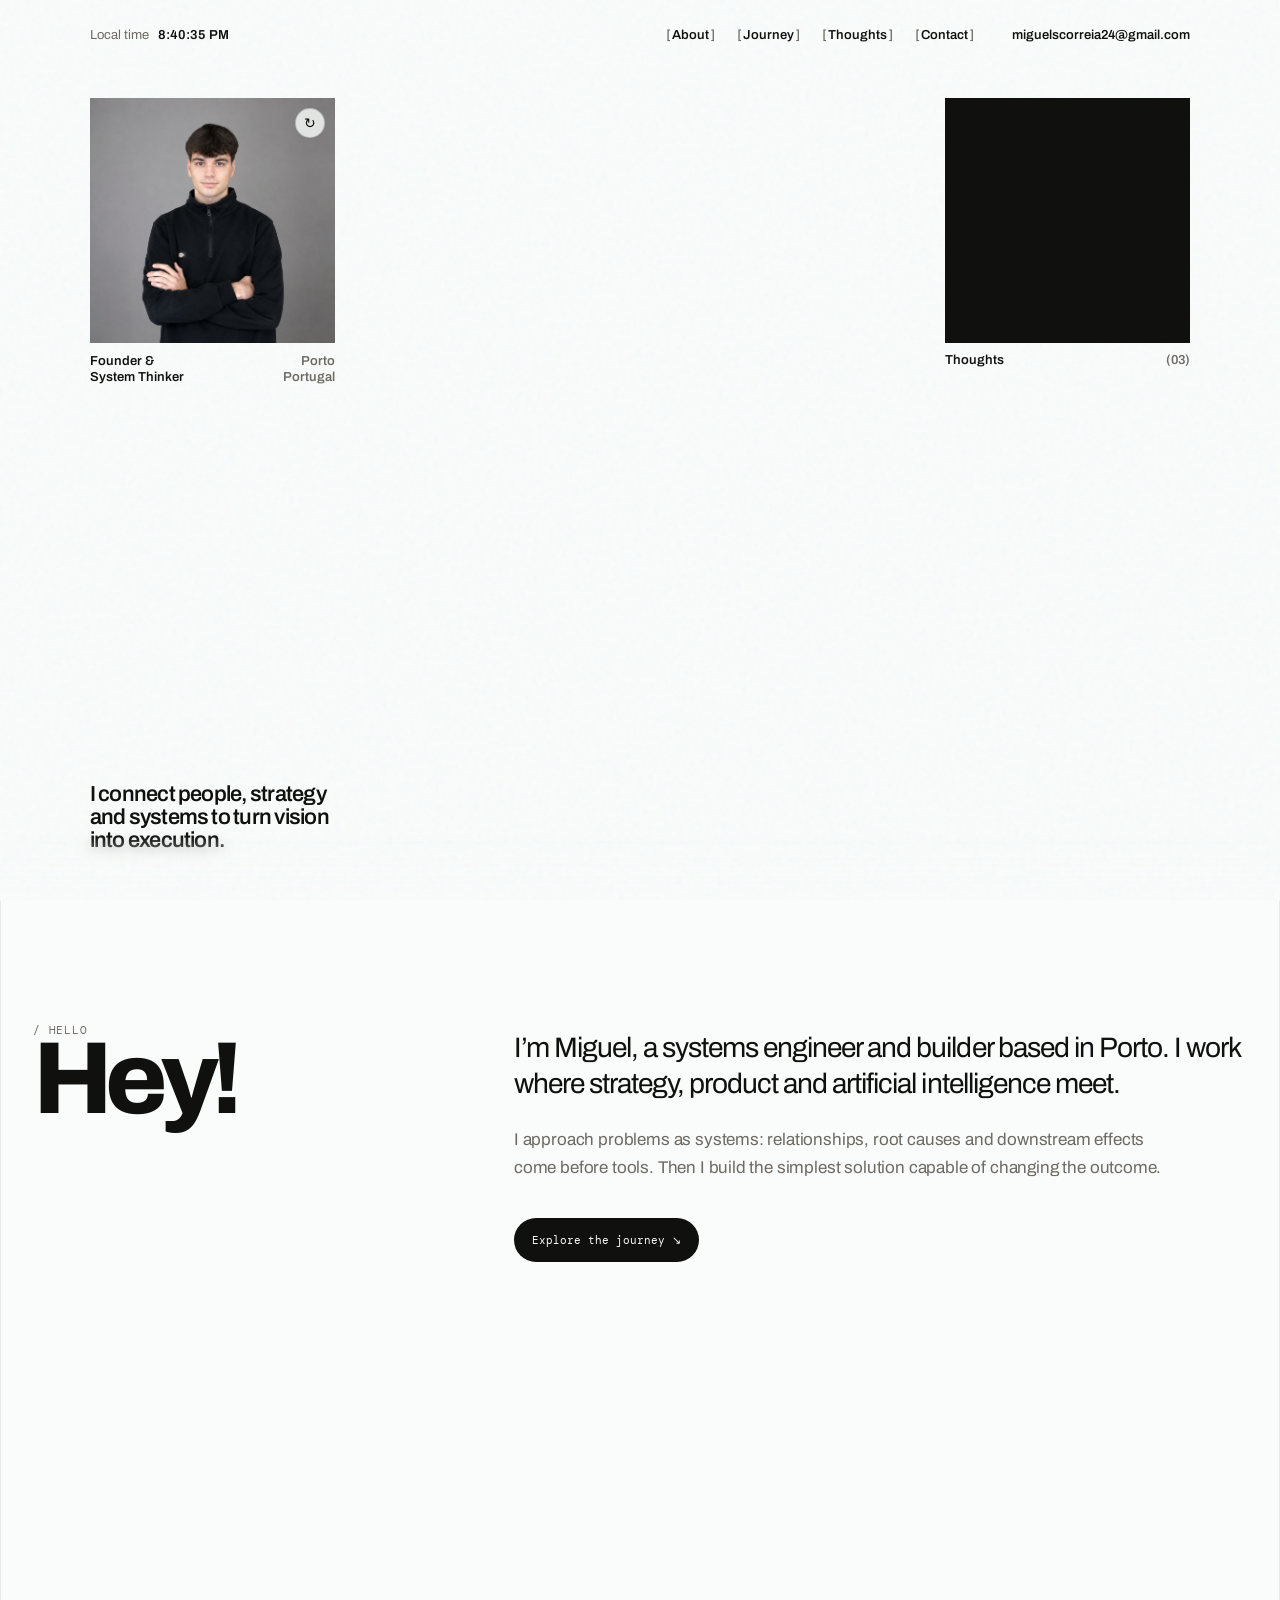
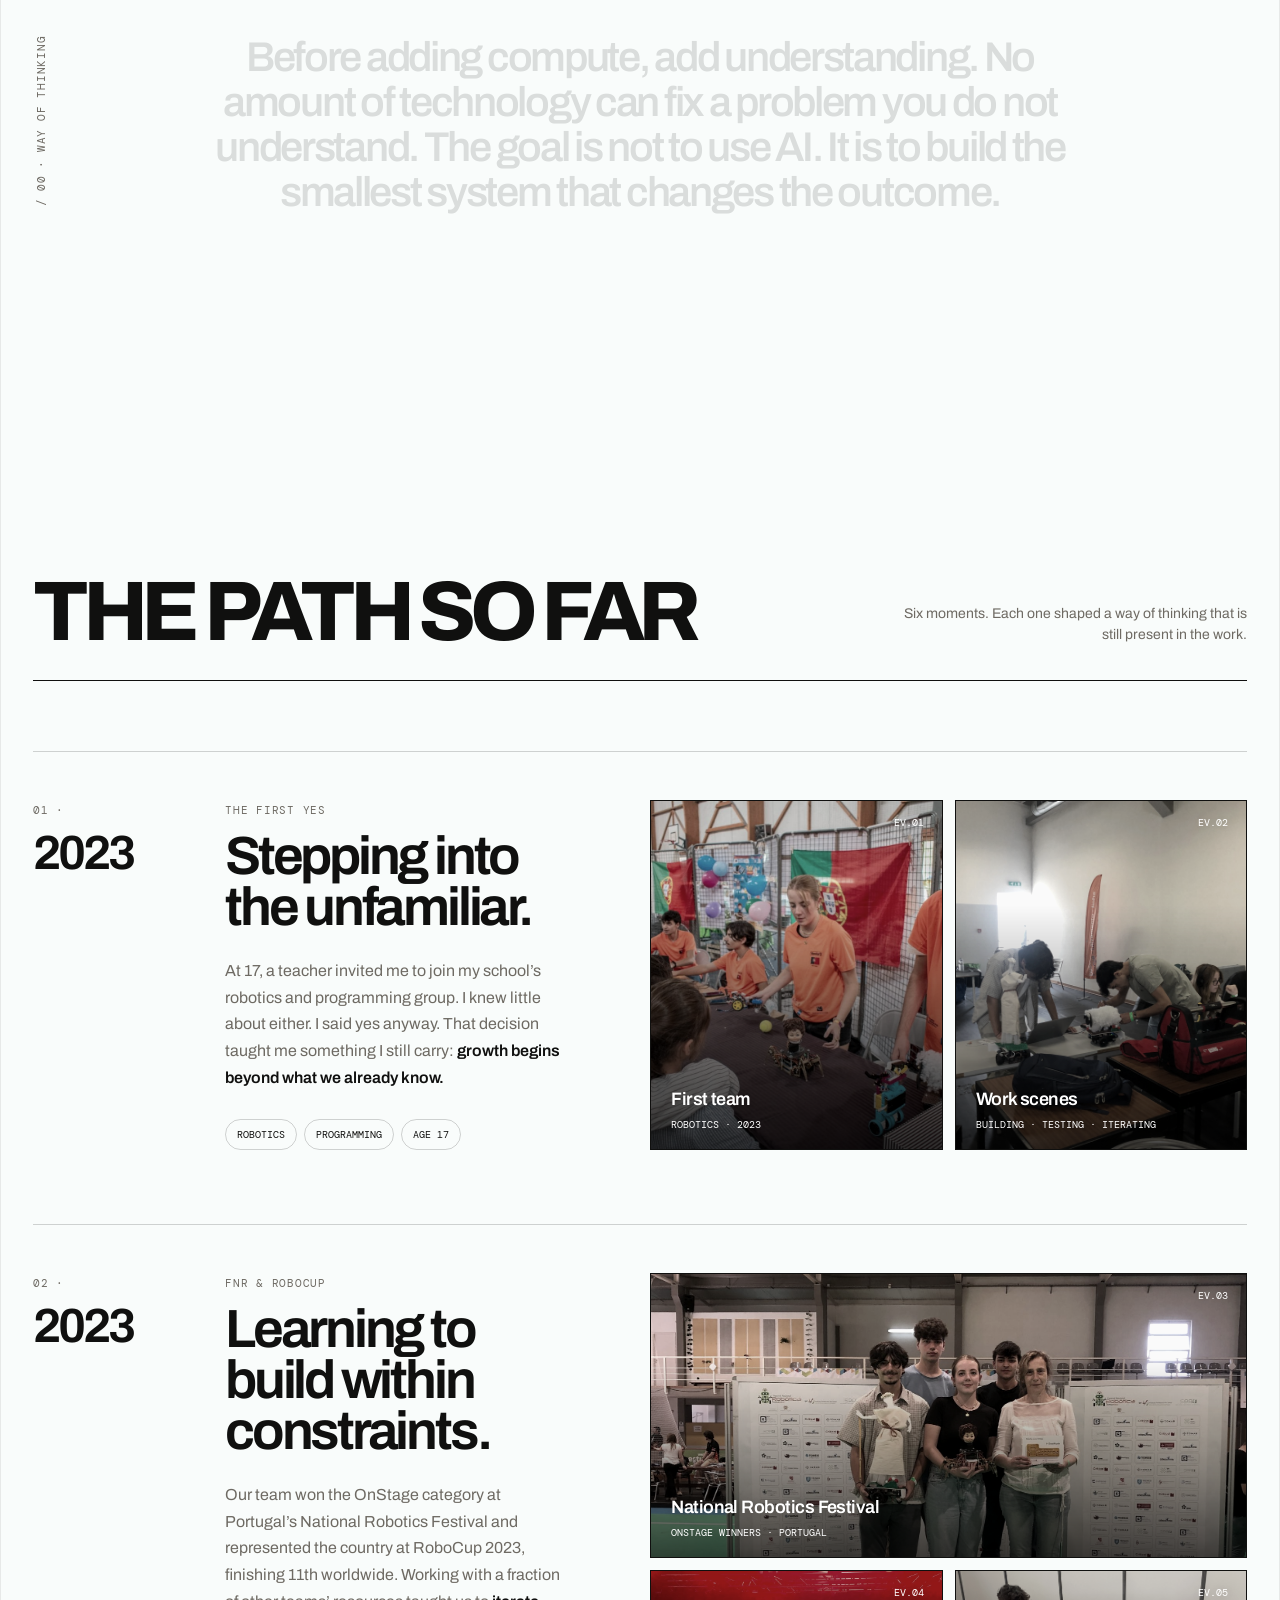
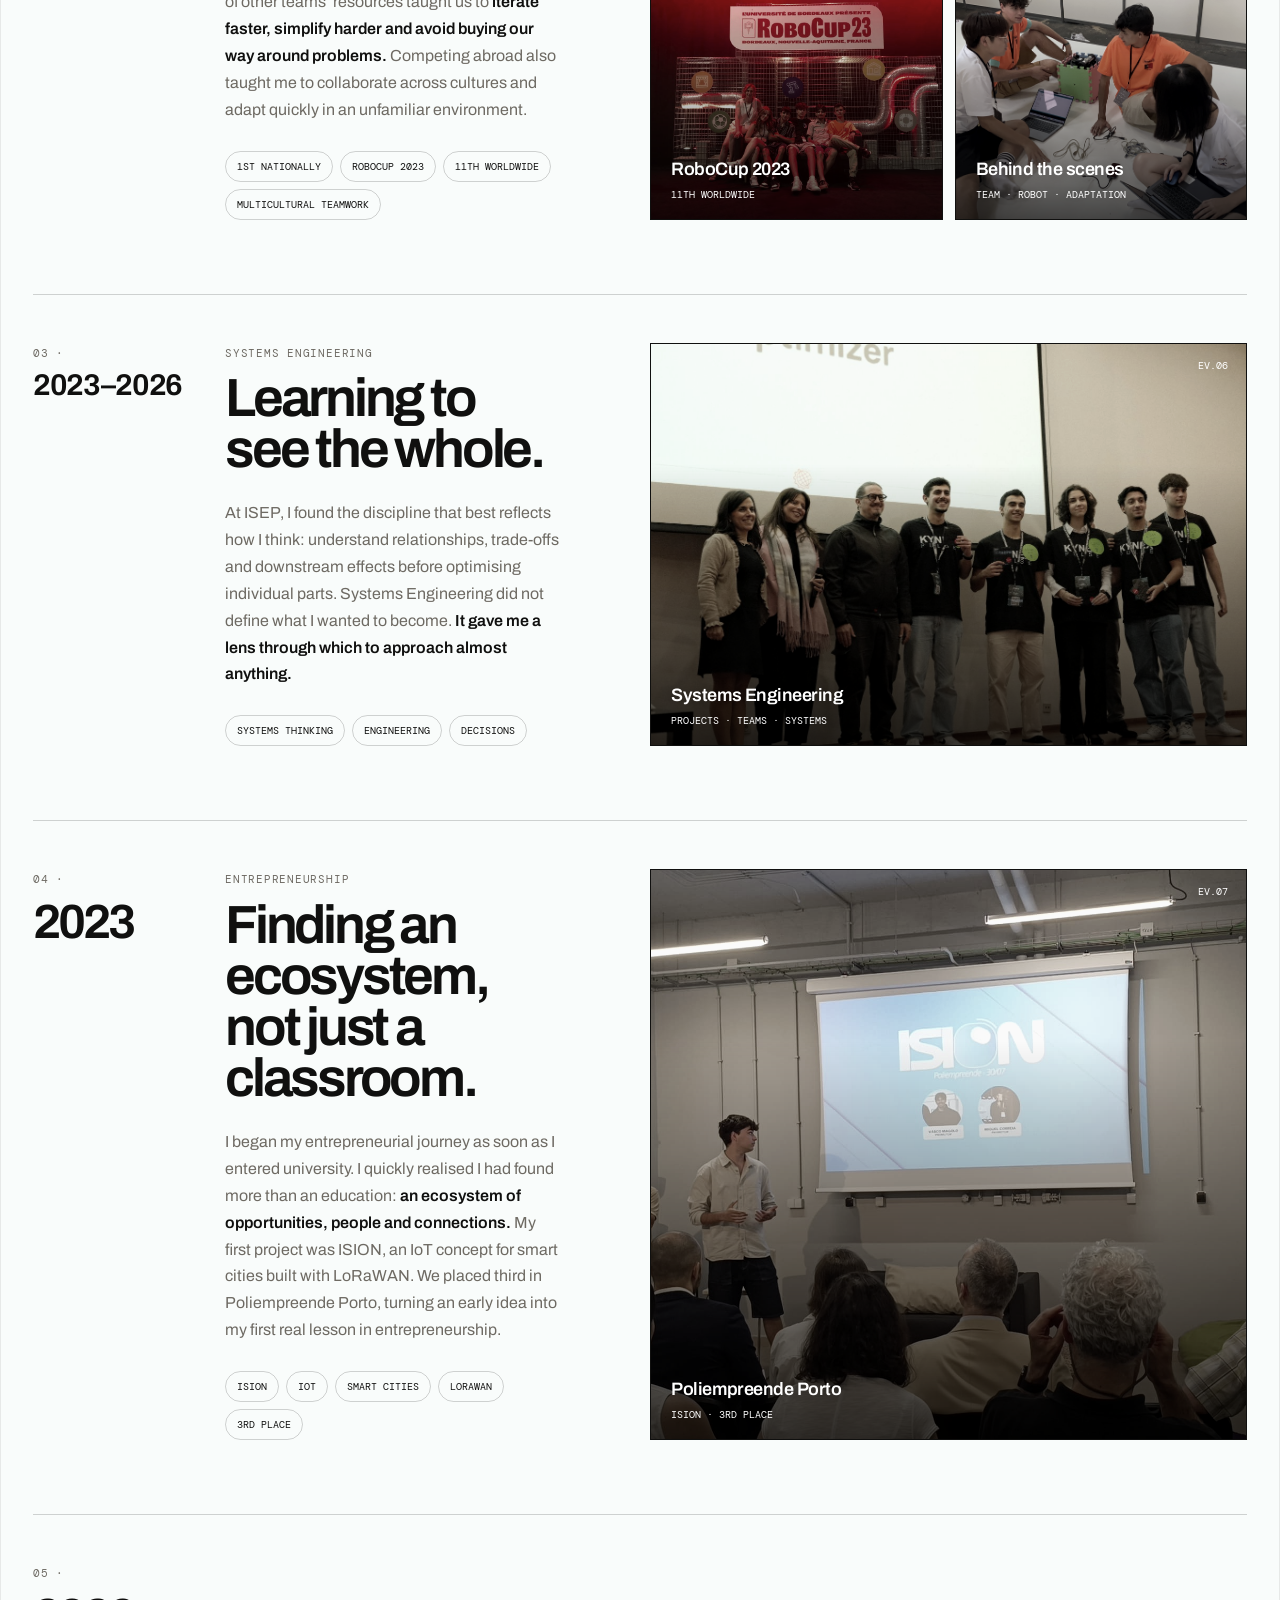
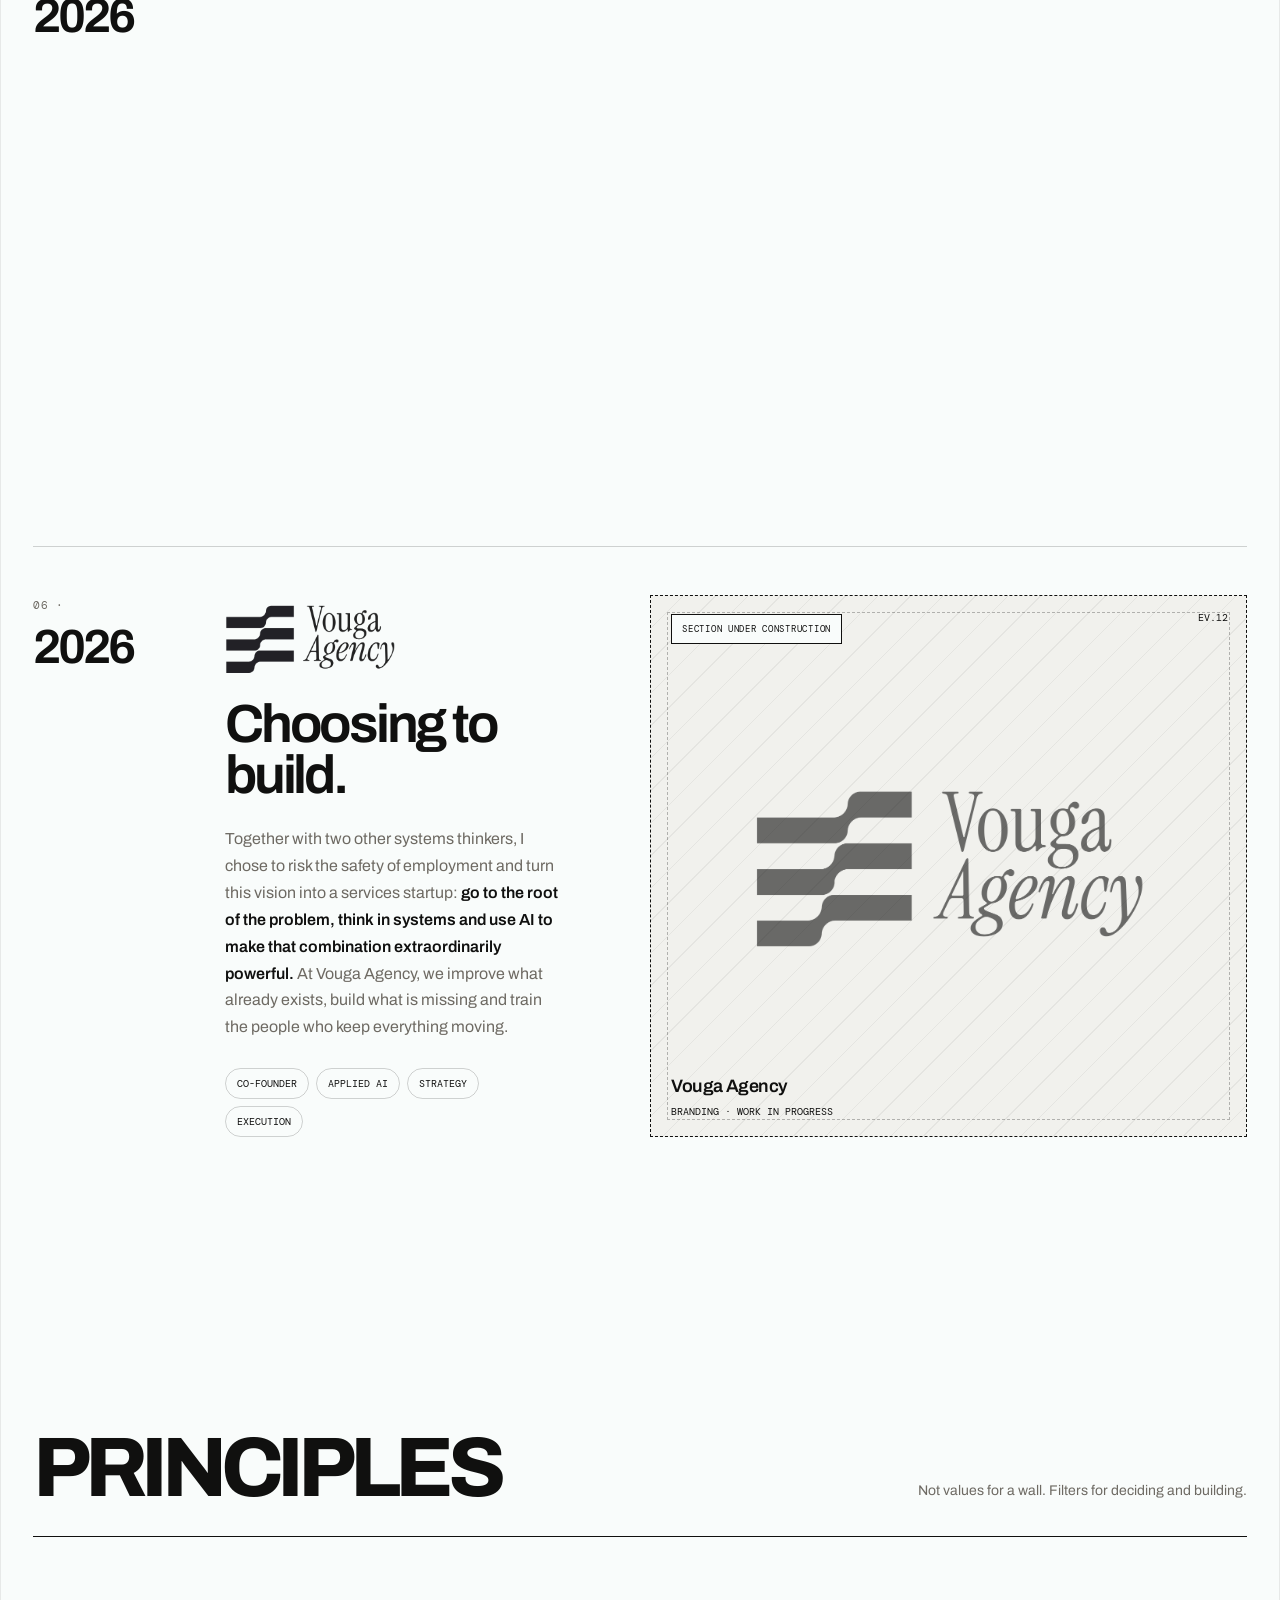
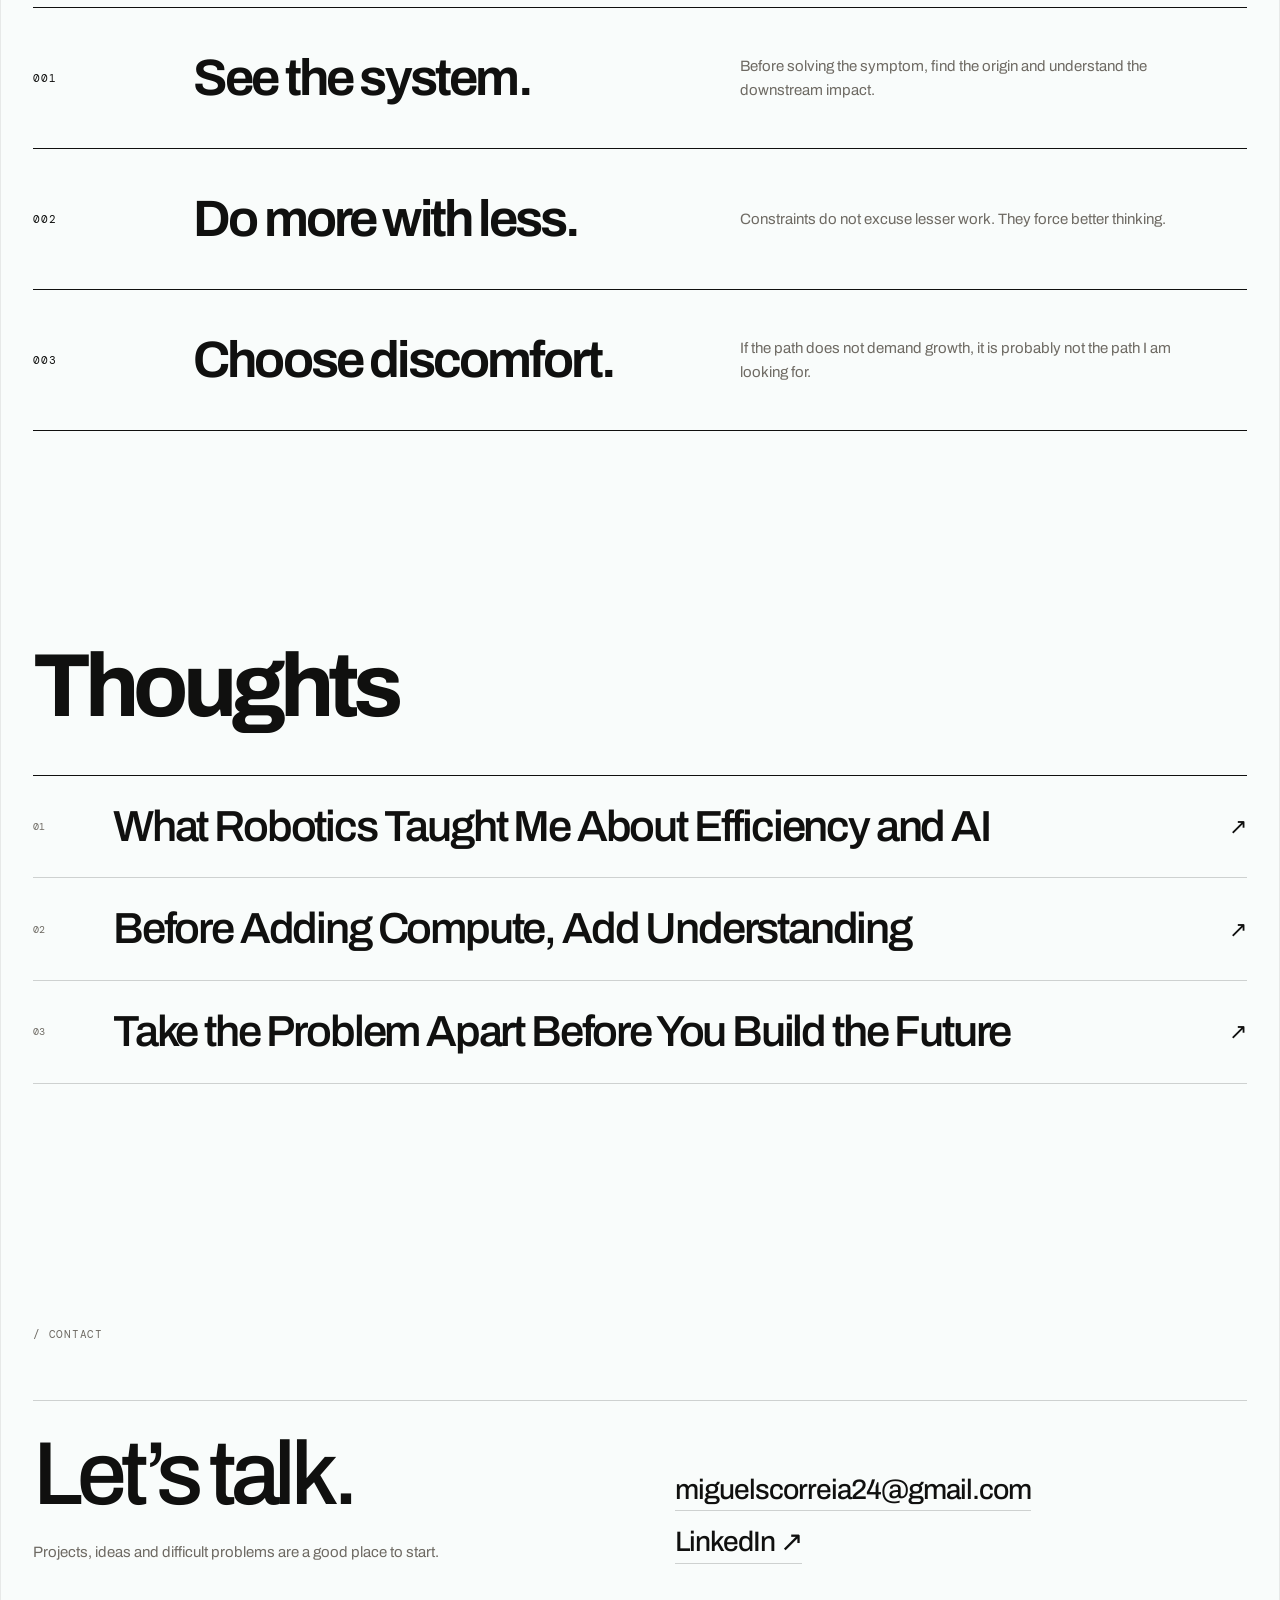
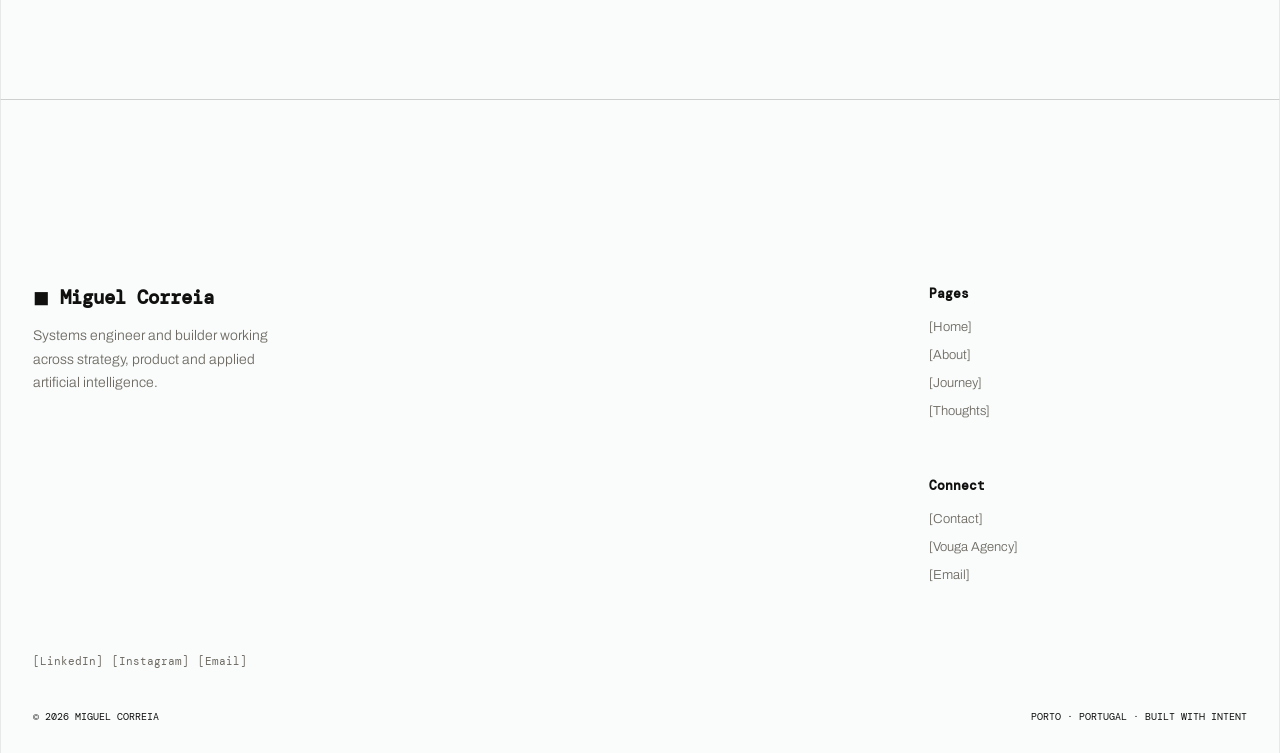
<file: index.html>
<!doctype html>
<html lang="en">
<head>
  <meta charset="utf-8">
  <meta name="viewport" content="width=device-width, initial-scale=1">
  <meta name="description" content="Miguel Correia — systems engineer and co-founder of Vouga Agency.">
  <meta name="theme-color" content="#f3f0ea">
  <title>Miguel Correia — Founder & System Thinker</title>
  <link rel="preconnect" href="https://fonts.googleapis.com">
  <link rel="preconnect" href="https://fonts.gstatic.com" crossorigin>
  <link href="https://fonts.googleapis.com/css2?family=Archivo:wdth,wght@75..125,300..900&family=DM+Mono:wght@300;400;500&display=swap" rel="stylesheet">
  <style>
    :root{
      --paper:#f9fcfb;
      --paper-deep:#f3f0ea;
      --ink:#10100f;
      --muted:#6e6a63;
      --line:rgba(16,16,15,.18);
      --acid:#d97850;
      --orange:#d97850;
      --violet:#6f5cff;
      --sans:"Archivo",Arial,sans-serif;
      --mono:"DM Mono",monospace;
      --ease:cubic-bezier(.16,1,.3,1);
    }

    *{box-sizing:border-box;margin:0;padding:0}
    html{scroll-behavior:smooth;scroll-padding-top:110px}
    body{background:#f9fcfb;color:var(--ink);font-family:var(--sans);overflow-x:hidden;-webkit-font-smoothing:antialiased}
    a{color:inherit}
    ::selection{background:var(--acid);color:var(--ink)}
    img{display:block;max-width:100%}

    .grain{position:fixed;inset:0;z-index:100;pointer-events:none;opacity:.055;mix-blend-mode:multiply;background-image:url("data:image/svg+xml,%3Csvg viewBox='0 0 180 180' xmlns='http://www.w3.org/2000/svg'%3E%3Cfilter id='n'%3E%3CfeTurbulence type='fractalNoise' baseFrequency='.86' numOctaves='4' stitchTiles='stitch'/%3E%3C/filter%3E%3Crect width='100%25' height='100%25' filter='url(%23n)' opacity='.8'/%3E%3C/svg%3E")}
    .progress{position:fixed;z-index:40;left:0;top:0;width:100%;height:3px;transform:scaleX(var(--progress,0));transform-origin:left;background:var(--acid);pointer-events:none}
    .page{width:100%;margin-inline:auto}
    .page>main,.page>footer{width:min(1440px,100%);margin-inline:auto;border-left:1px solid rgba(16,16,15,.08);border-right:1px solid rgba(16,16,15,.08)}
    .shell{width:min(1320px,calc(100% - 64px));margin-inline:auto}
    .micro{font:400 11px/1.5 var(--mono);letter-spacing:.07em;text-transform:uppercase}
    .muted{color:var(--muted)}

    .nav{position:fixed;z-index:30;top:22px;left:50%;transform:translateX(-50%);width:min(470px,calc(100% - 30px));height:62px;padding:8px;border-radius:22px;background:var(--ink);color:var(--paper);transition:width .55s var(--ease),height .55s var(--ease),border-radius .55s var(--ease);box-shadow:0 16px 40px rgba(16,16,15,.12)}
    .nav.compact{width:min(400px,calc(100% - 30px));height:54px;border-radius:18px}
    .nav-inner{height:100%;display:flex;align-items:center;justify-content:space-between;padding-left:12px}
    .nav-brand{font-size:19px;font-weight:600;text-decoration:none;letter-spacing:-.04em}
    .nav-menu{display:flex;align-items:center;gap:4px}
    .nav-menu a{font:400 10px var(--mono);text-decoration:none;padding:11px 12px;border-radius:12px;color:rgba(243,240,234,.72);transition:.25s}
    .nav-menu a:hover{color:var(--paper);background:rgba(255,255,255,.1)}
    .nav-toggle{display:none;border:0;background:var(--paper);color:var(--ink);border-radius:11px;padding:10px 13px;font:500 12px var(--mono)}

    .hero{min-height:100svh;position:relative;display:flex;align-items:center;padding:132px 0 50px;overflow:hidden}
    .hero-stage{position:relative;width:100%}
    .hero-title{position:relative;z-index:3;font-size:clamp(86px,14.1vw,204px);font-weight:820;font-stretch:100%;line-height:.76;letter-spacing:-.085em;text-transform:uppercase;pointer-events:none;transform:translate3d(0,calc(var(--hero-shift,0) * -1px),0)}
    .hero-title span{display:block}
    .hero-title .line-2{text-align:right}
    .hero-title .outline{color:transparent;-webkit-text-stroke:2px var(--ink)}

    .portrait-stack{position:absolute;z-index:4;left:50%;top:47%;width:clamp(220px,22vw,330px);height:clamp(300px,34vw,480px);transform:translate(-50%,-42%) translate3d(0,calc(var(--hero-shift,0) * .42px),0);perspective:1000px}
    .portrait-back,.portrait-front{position:absolute;inset:0;overflow:hidden;border-radius:5px;background:#222;transition:transform .8s var(--ease),clip-path .8s var(--ease);box-shadow:0 28px 70px rgba(16,16,15,.16)}
    .portrait-back{transform:translate(-46px,-24px) rotate(-5deg);clip-path:polygon(0 0,100% 0,100% 82%,0 100%);filter:grayscale(1) contrast(1.15)}
    .portrait-front{transform:translate(34px,28px) rotate(3deg);clip-path:polygon(0 14%,100% 0,100% 100%,0 86%)}
    .portrait-stack:hover .portrait-back{transform:translate(-68px,-35px) rotate(-8deg)}
    .portrait-stack:hover .portrait-front{transform:translate(52px,38px) rotate(5deg)}
    .portrait-stack img{width:100%;height:100%;object-fit:cover;object-position:67% center;transform:scale(1.8);filter:saturate(.75) contrast(1.08)}
    .portrait-back img{filter:grayscale(1) contrast(1.2)}

    .spark{position:absolute;z-index:5;width:54px;height:54px;background:var(--ink);clip-path:polygon(50% 0,63% 36%,100% 50%,63% 64%,50% 100%,37% 64%,0 50%,37% 36%);filter:drop-shadow(3px 4px 0 var(--violet));animation:spin-float 7s ease-in-out infinite}
    .spark.s1{left:3%;top:54%}.spark.s2{right:2%;bottom:12%;width:66px;height:66px;animation-delay:-3s;filter:drop-shadow(-4px 4px 0 var(--orange))}
    @keyframes spin-float{50%{transform:translateY(-18px) rotate(38deg)}}

    .hero-meta{position:relative;z-index:6;display:flex;align-items:end;justify-content:space-between;margin-top:48px;gap:20px}
    .hero-meta strong{display:block;font-size:clamp(38px,5.3vw,78px);font-weight:650;letter-spacing:-.065em;line-height:.9}
    .hero-meta .right{text-align:right}
    .hero-meta .right span{display:block;margin-top:9px}

    .ticker{border-top:1px solid var(--ink);border-bottom:1px solid var(--ink);overflow:hidden;background:var(--acid);transform:rotate(-1deg) scale(1.02);margin:10px 0 0}
    .ticker-track{display:flex;width:max-content;animation:ticker 22s linear infinite;padding:14px 0}
    .ticker-track span{font-size:18px;font-weight:700;text-transform:uppercase;white-space:nowrap;letter-spacing:-.025em}
    .ticker-track span::after{content:"✦";padding:0 26px}
    @keyframes ticker{to{transform:translateX(-50%)}}

    .intro{padding:170px 0 120px}
    .intro-grid{display:grid;grid-template-columns:.65fr 1.35fr;gap:clamp(45px,10vw,150px);align-items:start}
    .intro h2{font-size:clamp(76px,10vw,145px);line-height:.8;font-weight:780;letter-spacing:-.075em}
    .intro-copy{padding-top:10px;max-width:760px}
    .intro-copy p{font-size:clamp(22px,2.2vw,33px);line-height:1.28;letter-spacing:-.035em;margin-bottom:24px}
    .intro-copy p:last-of-type{font-size:17px;line-height:1.65;letter-spacing:-.01em;color:var(--muted);max-width:650px}
    .pill-link{display:inline-flex;align-items:center;gap:12px;margin-top:12px;padding:15px 18px;border-radius:999px;background:var(--ink);color:var(--paper);font:400 11px var(--mono);text-decoration:none;transition:transform .35s var(--ease)}
    .pill-link:hover{transform:translateY(-4px) rotate(-1deg)}

    .manifesto{min-height:115svh;display:grid;place-items:center;padding:150px 0;position:relative}
    .manifesto-text{max-width:1100px;text-align:center;font-size:clamp(38px,5.5vw,80px);line-height:1.08;font-weight:570;letter-spacing:-.055em}
    .manifesto-text .word{color:rgba(16,16,15,.13);transition:color .18s linear,transform .18s linear;display:inline-block;transform:translateY(4px)}
    .manifesto-text .word.lit{color:var(--ink);transform:none}
    .manifesto-index{position:absolute;left:32px;top:50%;writing-mode:vertical-rl;transform:translateY(-50%) rotate(180deg)}

    .section-top{display:flex;justify-content:space-between;align-items:end;gap:30px;padding-bottom:34px;border-bottom:1px solid var(--ink)}
    .section-top h2{font-size:clamp(62px,8.6vw,125px);font-weight:760;line-height:.78;letter-spacing:-.075em;text-transform:uppercase}
    .section-top p{max-width:350px;text-align:right;color:var(--muted);font-size:14px;line-height:1.55}

    .journey{padding:100px 0 160px}
    .chapters{margin-top:70px}
    .chapter{display:grid;grid-template-columns:150px 1fr;gap:42px;padding:60px 0 100px;border-top:1px solid var(--line)}
    .chapter-index{position:sticky;top:110px;height:max-content}
    .chapter-index b{display:block;font-size:48px;font-weight:650;letter-spacing:-.06em;margin-top:8px}
    .chapter-index b.range{font-size:30px;letter-spacing:-.045em}
    .chapter-content{display:grid;grid-template-columns:minmax(280px,.72fr) minmax(420px,1.28fr);gap:clamp(40px,7vw,100px)}
    .chapter-copy h3{font-size:clamp(43px,5vw,72px);line-height:.95;font-weight:650;letter-spacing:-.06em;margin:12px 0 25px}
    .chapter-copy p{font-size:16px;line-height:1.68;color:var(--muted);max-width:560px}
    .chapter-copy strong{color:var(--ink);font-weight:600}
    .chapter-brand-logo{display:block;width:auto;max-width:190px;max-height:48px;object-fit:contain;object-position:left center;margin-bottom:18px}
    .chapter-brand-logo.kindtech-chapter-logo{transform:translateX(-.2cm)}
    .chapter-brand-logo.vouga-chapter-logo{width:170px;max-width:170px;max-height:none}
    .tags{display:flex;gap:7px;flex-wrap:wrap;margin-top:27px}
    .tags span{padding:8px 11px;border:1px solid var(--line);border-radius:999px;font:400 10px var(--mono);text-transform:uppercase}

    .evidence-grid{display:grid;grid-template-columns:repeat(2,1fr);gap:12px}
    .evidence{position:relative;min-height:225px;padding:22px;border:1px solid var(--ink);background:var(--paper-deep);overflow:hidden;transition:transform .5s var(--ease),background .3s;color:var(--ink)}
    .evidence.wide{grid-column:1/-1;min-height:300px}
    .evidence:hover{transform:translateY(-7px) rotate(.4deg);background:var(--acid)}
    .evidence::before,.evidence::after{content:"";position:absolute;background:var(--ink);opacity:.16}
    .evidence::before{width:140%;height:1px;left:-20%;top:50%;transform:rotate(18deg)}
    .evidence::after{height:140%;width:1px;top:-20%;left:50%;transform:rotate(18deg)}
    .evidence.has-image::before{z-index:1;inset:0;width:auto;height:auto;background:linear-gradient(180deg,rgba(0,0,0,.02) 30%,rgba(0,0,0,.72) 100%);opacity:1;transform:none}
    .evidence.has-image::after{display:none}
    .evidence.has-image img{position:absolute;inset:0;width:100%;height:100%;object-fit:cover;filter:grayscale(.35) saturate(.72) contrast(1.05);transition:transform .8s var(--ease),filter .8s var(--ease)}
    .evidence.has-image:hover img{transform:scale(1.045);filter:grayscale(0) saturate(.9) contrast(1.02)}
    .evidence.has-image .evidence-no,.evidence.has-image .evidence-label{z-index:2;color:#fff;text-shadow:0 1px 12px rgba(0,0,0,.28)}
    @media(min-width:651px){.evidence.has-image img.fnr-photo{object-position:50% 38%}}
    .evidence-grid.compact-four .evidence{min-height:180px}
    .evidence.pending-photo{background:linear-gradient(145deg,var(--paper-deep),#f9fcfb)}
    .evidence.pending-photo::before{opacity:.08}
    .evidence.pending-photo::after{opacity:.08}
    .evidence.pending-photo .evidence-label span::before{content:"○ ";color:var(--orange)}
    .evidence.construction{min-height:320px;background:#f1f1ed;border-style:dashed}
    .evidence.construction img{object-fit:contain;padding:clamp(45px,8vw,105px);opacity:.68;filter:grayscale(1) contrast(.92);animation:construction-logo 5s var(--ease) infinite}
    .evidence.construction::before{z-index:1;inset:0;width:auto;height:auto;background:repeating-linear-gradient(135deg,transparent 0 22px,rgba(16,16,15,.055) 22px 23px);opacity:1;transform:none;animation:construction-grid 7s linear infinite}
    .evidence.construction::after{display:block;z-index:1;inset:16px;width:auto;height:auto;border:1px dashed rgba(16,16,15,.28);background:transparent;opacity:1;transform:none}
    .evidence.construction .evidence-no,.evidence.construction .evidence-label{z-index:2;color:var(--ink);text-shadow:none}
    .construction-status{position:absolute;z-index:2;left:20px;top:18px;padding:8px 10px;border:1px solid var(--ink);background:var(--paper);font:400 9px var(--mono);text-transform:uppercase;letter-spacing:.08em}
    @keyframes construction-logo{50%{opacity:.9;transform:scale(1.018)}}
    @keyframes construction-grid{to{background-position:65px 0}}
    .evidence-no{position:absolute;right:18px;top:15px;font:400 10px var(--mono)}
    .evidence-label{position:absolute;left:20px;right:20px;bottom:18px;z-index:2}
    .evidence-label b{display:block;font-size:18px;font-weight:600;letter-spacing:-.03em;margin-bottom:5px}
    .evidence-label span{font:400 10px var(--mono);text-transform:uppercase}

    .vouga{position:relative;overflow:hidden;background:var(--ink);color:var(--paper);padding:150px 0 130px}
    .vouga::before{content:"";position:absolute;right:-12vw;top:-18vw;width:55vw;height:55vw;border:1px solid rgba(243,240,234,.16);border-radius:50%;box-shadow:0 0 0 7vw rgba(243,240,234,.025),0 0 0 14vw rgba(243,240,234,.018);animation:orbit-ring 14s linear infinite}
    @keyframes orbit-ring{to{transform:rotate(360deg)}}
    .vouga-head{display:flex;justify-content:space-between;align-items:start;position:relative;z-index:2}
    .vouga-logo{width:84px;filter:invert(1)}
    .vouga h2{position:relative;z-index:2;font-size:clamp(86px,14vw,202px);font-weight:800;line-height:.76;letter-spacing:-.085em;text-transform:uppercase;margin:100px 0 55px}
    .vouga h2 span{display:block}.vouga h2 span:last-child{text-align:right;color:var(--acid)}
    .vouga-grid{position:relative;z-index:2;display:grid;grid-template-columns:1.15fr .85fr;gap:80px;align-items:end}
    .vouga-lead{font-size:clamp(25px,3vw,44px);line-height:1.18;letter-spacing:-.045em;max-width:780px}
    .vouga-side{border-left:1px solid rgba(243,240,234,.25);padding-left:28px}
    .vouga-side p{color:rgba(243,240,234,.65);font-size:14px;line-height:1.65;margin-bottom:25px}
    .vouga .pill-link{background:var(--acid);color:var(--ink)}

    .principles{padding:150px 0}
    .principle-list{margin-top:70px;border-top:1px solid var(--ink)}
    .principle{display:grid;grid-template-columns:120px 1fr 1fr;gap:40px;align-items:center;padding:42px 0;border-bottom:1px solid var(--ink);transition:padding .4s var(--ease),background .3s}
    .principle:hover{padding-left:22px;padding-right:22px;background:var(--acid)}
    .principle h3{font-size:clamp(30px,4vw,58px);font-weight:660;letter-spacing:-.055em}
    .principle p{font-size:15px;line-height:1.6;color:var(--muted);max-width:480px}
    .principle:hover p{color:var(--ink)}

    .contact{min-height:100svh;display:grid;align-items:center;padding:140px 0 65px;overflow:hidden}
    .contact h2{font-size:clamp(86px,14vw,202px);font-weight:800;line-height:.76;letter-spacing:-.09em;text-transform:uppercase}
    .contact h2 span{display:block}.contact h2 span:nth-child(2){text-align:right;color:transparent;-webkit-text-stroke:2px var(--ink)}
    .contact-bottom{display:flex;justify-content:space-between;align-items:end;gap:30px;margin-top:70px;padding-top:28px;border-top:1px solid var(--ink)}
    .contact-bottom p{max-width:430px;color:var(--muted);line-height:1.6}
    .contact-mail{font-size:clamp(19px,2.2vw,32px);font-weight:600;letter-spacing:-.04em;text-underline-offset:7px}

    footer{display:flex;justify-content:space-between;gap:30px;padding:28px 0 36px;border-top:1px solid var(--line);font:400 10px var(--mono);text-transform:uppercase}

    /* proportion pass + editorial navigation */
    .nav{top:0;width:min(1200px,calc(100% - 32px));height:72px;padding:0 26px;border:1px solid rgba(16,16,15,.11);border-top:0;border-radius:0;background:rgba(243,240,234,.9);color:var(--ink);box-shadow:none;backdrop-filter:blur(18px)}
    .nav.compact{width:min(1200px,calc(100% - 32px));height:62px;border-radius:0}
    .nav-inner{display:grid;grid-template-columns:1fr auto 1fr;padding:0;height:100%}
    .nav-side{display:flex;align-items:center;gap:30px}
    .nav-side.right{justify-content:flex-end}
    .nav-side a{font:400 12px var(--mono);text-decoration:none;color:var(--muted);transition:color .25s}
    .nav-side a:hover{color:var(--ink)}
    .nav-brand{align-self:center;padding:0 30px;font-size:17px;font-weight:700;text-align:center}

    /* minimal editorial hero */
    .nav.hero-nav{position:absolute;top:0;width:100%;height:70px;padding:0 7vw;border:0;border-radius:0;background:transparent;box-shadow:none;backdrop-filter:none;color:var(--ink)}
    .nav.hero-nav.compact{width:100%;height:70px}
    .hero-nav .nav-inner{display:flex;justify-content:space-between;gap:30px}
    .local-time{display:flex;align-items:center;gap:9px;font-size:13px;white-space:nowrap}
    .local-time span{color:var(--muted)}
    .local-time strong{font-weight:600;font-variant-numeric:tabular-nums}
    .hero-nav-right{display:flex;align-items:center;gap:38px}
    .hero-nav-links{display:flex;gap:22px}
    .hero-nav-links a,.hero-email{font-size:13px;font-weight:570;text-decoration:none;white-space:nowrap}
    .hero-nav-links a::before{content:"[";color:var(--muted);margin-right:2px;display:inline-block;transition:.25s var(--ease)}
    .hero-nav-links a::after{content:"]";color:var(--muted);margin-left:2px;display:inline-block;transition:.25s var(--ease)}
    .hero-nav-links a:hover{color:var(--orange)}
    .hero-nav-links a:hover::before{transform:translateX(-2px)}.hero-nav-links a:hover::after{transform:translateX(2px)}
    .hero-email{text-decoration:underline;text-decoration-color:transparent;text-underline-offset:5px;transition:.25s}
    .hero-email:hover{text-decoration-color:var(--orange)}
    .mobile-brand,.mobile-menu-toggle,.mobile-menu{display:none}

    .minimal-hero{position:relative;min-height:100svh;padding:98px 7vw 48px;display:grid;grid-template-columns:minmax(190px,245px) 1fr minmax(190px,245px);grid-template-rows:auto 1fr auto;column-gap:clamp(32px,6vw,110px);overflow:hidden}
    .hero-profile{grid-column:1;grid-row:1;align-self:start}
    .hero-profile-photo{width:100%;aspect-ratio:1;overflow:hidden;background:var(--paper-deep)}
    .hero-profile-photo img{width:100%;height:100%;object-fit:cover;object-position:center;filter:saturate(.82) contrast(1.04)}
    .hero-profile-role{display:flex;justify-content:space-between;gap:12px;margin-top:10px;font-size:13px;font-weight:580;line-height:1.25}
    .hero-profile-role span:last-child{text-align:right;color:var(--muted)}
    .profile-card{position:relative;width:100%;aspect-ratio:1;perspective:1100px}
    .profile-card-inner{position:absolute;inset:0;transform-style:preserve-3d;transition:transform .8s var(--ease)}
    .profile-card.is-flipped .profile-card-inner{transform:rotateY(180deg)}
    .profile-card .hero-profile-photo,.profile-card-back{position:absolute;inset:0;width:100%;height:100%;backface-visibility:hidden;-webkit-backface-visibility:hidden}
    .profile-card .hero-profile-photo{aspect-ratio:auto}
    .profile-card-back{transform:rotateY(180deg);display:flex;flex-direction:column;justify-content:space-between;padding:20px;background:var(--ink);color:var(--paper)}
    .profile-card-back small{font:400 9px var(--mono);letter-spacing:.08em;text-transform:uppercase;color:rgba(249,252,251,.5)}
    .profile-card-links{display:flex;flex-direction:column;align-items:flex-start;gap:8px}
    .profile-card-links a{font-size:clamp(15px,1.4vw,20px);font-weight:560;text-decoration:none;border-bottom:1px solid rgba(249,252,251,.25)}
    .profile-flip-toggle{position:absolute;z-index:3;inset:0;width:100%;height:100%;border:0;background:transparent;cursor:pointer;backface-visibility:hidden;-webkit-backface-visibility:hidden}
    .profile-flip-toggle::after{content:"↻";position:absolute;right:10px;top:10px;width:28px;height:28px;display:grid;place-items:center;border:1px solid rgba(16,16,15,.2);border-radius:50%;background:rgba(249,252,251,.82);color:var(--ink);font-size:14px;backdrop-filter:blur(8px);transition:transform .35s var(--ease)}
    .profile-flip-toggle:hover::after{transform:rotate(90deg)}
    .profile-flip-toggle:focus-visible,.profile-back-close:focus-visible{outline:2px solid var(--orange);outline-offset:3px}
    .profile-card.is-flipped .profile-flip-toggle{pointer-events:none}
    .profile-back-close{align-self:flex-end;width:30px;height:30px;border:1px solid rgba(249,252,251,.35);border-radius:50%;background:transparent;color:var(--paper);font-size:16px;cursor:pointer}

    .hero-video{grid-column:2;grid-row:1/4;place-self:center;width:100%;max-width:245px;aspect-ratio:1;overflow:hidden;background:var(--paper);isolation:isolate}
    .hero-video video{width:100%;height:100%;object-fit:cover;display:block;filter:grayscale(1) contrast(1.85) brightness(1.22);mix-blend-mode:multiply}

    .hero-thoughts{grid-column:3;grid-row:1;align-self:start}
    .hero-thought-frame{position:relative;width:100%;aspect-ratio:1;overflow:hidden;background:var(--ink);color:var(--paper)}
    .hero-thought{position:absolute;inset:0;padding:19px;display:flex;flex-direction:column;justify-content:space-between;color:inherit;text-decoration:none;opacity:0;visibility:hidden;pointer-events:none;transform:translateY(12px);animation:thought-cycle 18s infinite}
    .hero-thought:nth-child(2){animation-delay:6s}.hero-thought:nth-child(3){animation-delay:12s}
    .hero-thought .count{font:400 10px var(--mono);color:rgba(243,240,234,.55)}
    .hero-thought h3{font-size:clamp(18px,1.65vw,25px);line-height:1.04;letter-spacing:-.04em;font-weight:580}
    .hero-thought p{font-size:11px;line-height:1.45;color:rgba(243,240,234,.58)}
    @keyframes thought-cycle{0%{opacity:0;visibility:hidden;pointer-events:none;transform:translateY(12px)}6%,28%{opacity:1;visibility:visible;pointer-events:auto;transform:none}34%,100%{opacity:0;visibility:hidden;pointer-events:none;transform:translateY(-10px)}}
    .hero-thought-meta{display:flex;justify-content:space-between;margin-top:10px;font-size:13px;font-weight:580}
    .hero-thought-meta span:last-child{color:var(--muted)}

    .hero-description{grid-column:1;grid-row:3;align-self:end;max-width:330px;font-size:clamp(18px,1.7vw,25px);line-height:1.06;letter-spacing:-.035em;font-weight:570}
    .hero-signature{grid-column:3;grid-row:3;align-self:end;justify-self:end;width:max-content;text-align:right;font-size:clamp(30px,4vw,58px);line-height:.9;letter-spacing:-.065em;font-weight:680;white-space:nowrap}
    .hero-signature span{font-weight:430}

    .hero{min-height:90svh;padding:112px 0 42px}
    .hero-title{font-size:clamp(74px,9.8vw,142px);line-height:.79;padding-inline:12px}
    .hero-title .line-2 .outline{display:inline}
    .portrait-stack{width:clamp(205px,19vw,285px);height:clamp(285px,30vw,420px)}
    .intro{padding:120px 0 90px}
    .intro h2{font-size:clamp(68px,8vw,112px)}
    .manifesto{min-height:82svh;padding:105px 0}
    .manifesto-text{font-size:clamp(28px,3.25vw,46px);max-width:900px;margin-inline:auto;text-align:center}
    .section-top h2{font-size:clamp(56px,6.6vw,94px)}
    .journey{padding:90px 0 115px}
    .chapter{padding:48px 0 74px}
    .chapter-copy h3{font-size:clamp(39px,4.2vw,61px)}
    .evidence.wide{min-height:260px}
    .vouga{padding:110px 0 100px}
    .vouga h2{font-size:clamp(72px,11vw,158px);margin:72px 0 45px}
    .principles{padding:110px 0}
    .contact{min-height:68svh;padding:105px 0 55px}
    .contact h2{font-size:clamp(72px,10.5vw,150px)}

    .bottom-blur{position:fixed;z-index:24;left:0;right:0;bottom:-1px;height:68px;pointer-events:none;background:linear-gradient(180deg,transparent,rgba(249,252,251,.58));backdrop-filter:blur(7px);-webkit-backdrop-filter:blur(7px);mask-image:linear-gradient(to bottom,transparent 0%,black 72%);-webkit-mask-image:linear-gradient(to bottom,transparent 0%,black 72%)}

    .content-section{padding:105px 0}
    .content-title{font-size:clamp(58px,7vw,98px);font-weight:720;letter-spacing:-.065em;line-height:.9;margin-bottom:48px}
    .testimonials-grid{display:grid;grid-template-columns:repeat(4,1fr);gap:14px}
    .testimonial-card{min-height:300px;border-radius:18px;background:var(--ink);color:var(--paper);padding:23px;display:flex;flex-direction:column;justify-content:space-between;transition:transform .45s var(--ease)}
    .testimonial-card:hover{transform:translateY(-7px)}
    .testimonial-card blockquote{font-size:14px;line-height:1.48;letter-spacing:-.015em;color:rgba(243,240,234,.9)}
    .testimonial-card.placeholder blockquote{color:rgba(243,240,234,.46)}
    .person{display:flex;align-items:center;gap:11px}
    .person-avatar{width:38px;height:38px;border-radius:50%;display:grid;place-items:center;background:var(--paper);color:var(--ink);font:500 11px var(--mono)}
    .person b{display:block;font-size:13px}.person span{font-size:11px;color:rgba(243,240,234,.58)}

    .thoughts-grid{display:grid;grid-template-columns:1fr 1fr .92fr;gap:14px}
    .thought-card{position:relative;min-height:390px;border-radius:18px;overflow:hidden;background:var(--ink);color:white;text-decoration:none;isolation:isolate}
    .thought-card img{position:absolute;inset:0;width:100%;height:100%;object-fit:cover;filter:grayscale(1) contrast(1.12);transition:transform .8s var(--ease),filter .8s var(--ease)}
    .thought-card:hover img{transform:scale(1.055);filter:grayscale(.25) contrast(1.06)}
    .thought-card::after{content:"";position:absolute;inset:0;z-index:-0;background:linear-gradient(180deg,transparent 24%,rgba(0,0,0,.88) 100%)}
    .thought-content{position:absolute;z-index:2;left:20px;right:20px;bottom:20px}
    .thought-content .micro{display:block;margin-bottom:10px;color:rgba(255,255,255,.7)}
    .thought-content h3{font-size:26px;line-height:1.02;letter-spacing:-.045em;margin-bottom:12px}
    .thought-content p{font-size:12px;line-height:1.5;color:rgba(255,255,255,.72)}
    .thought-cta{padding:26px;display:flex;flex-direction:column;justify-content:space-between;background:var(--ink)}
    .thought-cta::after{display:none}
    .thought-cta p{font-size:clamp(31px,3.3vw,48px);line-height:1.08;letter-spacing:-.055em}
    .thought-cta span{font:400 11px var(--mono)}

    .thoughts-list{border-top:1px solid var(--ink)}
    .thought-row{width:100%;display:grid;grid-template-columns:56px 1fr auto;gap:24px;align-items:center;padding:28px 0;border:0;border-bottom:1px solid var(--line);background:transparent;color:var(--ink);text-align:left;text-decoration:none;cursor:pointer;font:inherit;transition:padding .35s var(--ease),color .25s}
    .thought-row:hover{padding-left:12px;color:var(--orange)}
    .thought-row-index{font:400 10px var(--mono);color:var(--muted)}
    .thought-row-title{font-size:clamp(25px,3.4vw,48px);font-weight:560;line-height:1.05;letter-spacing:-.05em}
    .thought-row-arrow{font-size:22px;transition:transform .35s var(--ease)}
    .thought-row:hover .thought-row-arrow{transform:translate(4px,-4px)}

    .contact.contact-soft{min-height:auto;padding:135px 0}
    .contact-soft-grid{display:grid;grid-template-columns:1fr 1fr;gap:70px;align-items:end;margin-top:58px;padding-top:32px;border-top:1px solid var(--line)}
    .contact.contact-soft h2{font-size:clamp(48px,7vw,92px);font-weight:520;line-height:.92;letter-spacing:-.065em;text-transform:none}
    .contact-soft-copy p{max-width:420px;margin-top:24px;color:var(--muted);font-size:15px;line-height:1.65}
    .contact-links{display:flex;flex-direction:column;align-items:flex-start;gap:14px}
    .contact-links a{font-size:clamp(18px,2.2vw,30px);font-weight:480;letter-spacing:-.035em;text-decoration:none;border-bottom:1px solid var(--line);padding-bottom:5px;transition:color .25s,border-color .25s}
    .contact-links a:hover{color:var(--orange);border-color:var(--orange)}

    .big-footer{position:relative;min-height:650px;padding:95px 0 38px;border-top:1px solid var(--line);overflow:hidden;text-transform:none}
    .footer-grid{position:relative;z-index:2;display:grid;grid-template-columns:1fr 1.1fr .85fr;gap:55px;min-height:500px;align-items:start}
    .footer-brand{padding-top:90px}.footer-brand b{font-size:19px}.footer-brand p{margin-top:14px;max-width:270px;font:300 14px/1.65 var(--sans);color:var(--muted)}
    .footer-socials{display:flex;gap:9px;margin-top:260px}.footer-socials a{font:400 11px var(--mono);text-decoration:none;color:var(--muted)}
    .footer-figure{align-self:end;height:520px;display:flex;align-items:center;justify-content:center;overflow:hidden}
    .footer-figure video{width:min(360px,100%);aspect-ratio:1;object-fit:cover;display:block;filter:grayscale(1) contrast(1.85) brightness(1.22);mix-blend-mode:multiply;opacity:.72}
    .footer-links{display:grid;grid-template-columns:1fr;gap:45px;padding-top:90px}
    .footer-links h4{font-size:13px;margin-bottom:18px}
    .footer-links a{display:block;width:max-content;margin:0 0 14px;text-decoration:none;font:300 13px var(--sans);color:var(--muted)}
    .footer-copy{position:absolute;z-index:3;bottom:30px;left:0;right:0;display:flex;justify-content:space-between;font:400 10px var(--mono);text-transform:uppercase}

    .reveal{opacity:0;transform:translateY(55px);filter:blur(8px);transition:opacity 1s var(--ease),transform 1s var(--ease),filter 1s var(--ease)}
    .reveal.in{opacity:1;transform:none;filter:none}

    @media(max-width:900px){
      .hero-title{font-size:clamp(76px,16vw,145px)}
      .portrait-stack{width:230px;height:330px}
      .intro-grid,.vouga-grid{grid-template-columns:1fr}.intro-copy{margin-left:auto;width:min(100%,670px)}
      .chapter-content{grid-template-columns:1fr}.chapter{grid-template-columns:100px 1fr}.evidence-grid{max-width:720px}
      .principle{grid-template-columns:70px 1fr}.principle p{grid-column:2}
      .testimonials-grid{grid-template-columns:repeat(2,1fr)}
      .thoughts-grid{grid-template-columns:1fr 1fr}.thought-cta{grid-column:1/-1;min-height:260px}
      .footer-grid{grid-template-columns:1fr 1fr}.footer-figure{display:none}.footer-socials{margin-top:170px}
      .nav.hero-nav{padding-inline:32px}.hero-email{display:none}.hero-nav-right{gap:20px}
      .minimal-hero{padding-inline:32px;grid-template-columns:190px 1fr 190px;column-gap:35px}.hero-video{width:190px}
    }

    @media(max-width:650px){
      .shell{width:calc(100% - 40px)}.page>main,.page>footer{width:calc(100% - 16px);margin-inline:auto;border:0}
      .nav{top:0;width:calc(100% - 20px);height:58px;padding:0 14px}.nav.compact{width:calc(100% - 20px);height:54px}.nav-side{display:none}.nav-inner{display:flex;justify-content:center}.nav-brand{padding:0}
      .hero{min-height:90svh;padding:100px 0 24px;align-items:start}.hero-stage{padding-top:70px}
      .hero-title{font-size:16.7vw;line-height:.82;font-stretch:75%}.hero-title .line-2{text-align:left;white-space:nowrap}.hero-title .line-2 .outline{display:inline}.hero-title .outline{-webkit-text-stroke:1.2px var(--ink)}
      .portrait-stack{top:55%;width:160px;height:235px}.portrait-back{transform:translate(-25px,-18px) rotate(-5deg)}.portrait-front{transform:translate(20px,20px) rotate(3deg)}
      .portrait-stack img{transform:scale(2.15)}.spark{width:38px;height:38px}.spark.s2{width:45px;height:45px;bottom:18%}
      .hero-meta{margin-top:230px}.hero-meta strong{font-size:36px}.hero-meta .right span{max-width:150px}
      .ticker-track{padding:10px 0}.ticker-track span{font-size:13px}
      .intro{padding:85px 0 60px}.intro-grid{gap:40px}.intro h2{font-size:68px}.intro-copy p{font-size:23px}
      .manifesto{min-height:78svh;padding:90px 0}.manifesto-text{text-align:center;font-size:28px}.manifesto-index{display:none}
      .section-top{display:block}.section-top h2{font-size:56px}.section-top p{text-align:left;margin-top:24px}
      .journey{padding:80px 0 100px}.chapters{margin-top:35px}.chapter{grid-template-columns:1fr;gap:30px;padding:42px 0 75px}.chapter-index{position:static;display:flex;justify-content:space-between;align-items:center}.chapter-index b{font-size:30px;margin:0}.chapter-content{gap:35px}.chapter-copy h3{font-size:46px}
      .evidence-grid{grid-template-columns:1fr}.evidence.wide{grid-column:auto;min-height:245px}.evidence{min-height:210px}
      .vouga{padding:80px 0 75px}.vouga-logo{width:58px}.vouga h2{font-size:19vw;margin:62px 0 38px}.vouga-grid{gap:38px}.vouga-side{border-left:0;border-top:1px solid rgba(243,240,234,.25);padding:25px 0 0}
      .principles{padding:85px 0}.principle-list{margin-top:40px}.principle{grid-template-columns:50px 1fr;gap:15px;padding:30px 0}.principle h3{font-size:34px}.principle p{font-size:13px}
      .contact{min-height:60svh;padding-top:80px}.contact h2{font-size:18vw}.contact-bottom{display:block;margin-top:45px}.contact-mail{display:inline-block;margin-top:30px;font-size:21px}
      .content-section{padding:82px 0}.content-title{font-size:54px;margin-bottom:34px}.testimonials-grid,.thoughts-grid{grid-template-columns:1fr}.testimonial-card{min-height:260px}.thought-card{min-height:355px}.thought-cta{grid-column:auto;min-height:280px}
      .bottom-blur{height:58px}
      .big-footer{min-height:620px;padding-top:70px}.footer-grid{grid-template-columns:1fr;min-height:520px}.footer-brand{padding-top:0}.footer-socials{margin-top:45px}.footer-links{grid-template-columns:1fr 1fr;padding-top:10px;gap:25px}.footer-copy{flex-direction:column;gap:8px;align-items:center}.footer-figure{display:none}
      body.menu-open{overflow:hidden}
      .nav.hero-nav,.nav.hero-nav.compact{z-index:70;top:0;width:100%;height:76px;padding:0 24px;background:transparent}
      .hero-nav .nav-inner{width:100%;padding:0;gap:18px;justify-content:space-between}
      .hero-nav .local-time,.hero-nav-right{display:none}
      .mobile-brand{display:block;font-size:15px;font-weight:650;letter-spacing:-.035em;text-decoration:none}
      .mobile-menu-toggle{display:grid;place-items:center;width:34px;height:34px;border:0;background:transparent;color:var(--ink);cursor:pointer}
      .menu-icon{position:relative;display:block;width:18px;height:18px;transition:transform .45s var(--ease)}
      .menu-icon::before,.menu-icon::after{content:"";position:absolute;width:7px;height:7px;border-color:currentColor;border-style:solid}
      .menu-icon::before{left:1px;bottom:1px;border-width:0 0 3px 3px}
      .menu-icon::after{right:1px;top:1px;border-width:3px 3px 0 0}
      body.menu-open .menu-icon{transform:rotate(90deg)}
      .mobile-menu{position:fixed;z-index:60;inset:0;display:flex;padding:94px 28px 28px;background:var(--paper);opacity:0;visibility:hidden;pointer-events:none;transform:translateY(-12px);transition:opacity .4s var(--ease),visibility .4s,transform .4s var(--ease)}
      .mobile-menu.is-open{opacity:1;visibility:visible;pointer-events:auto;transform:none}
      .mobile-menu-inner{width:100%;display:flex;flex-direction:column}
      .mobile-menu-links{display:flex;flex-direction:column;align-items:flex-start}
      .mobile-menu-links a{font-size:clamp(48px,14vw,68px);font-weight:650;line-height:1.02;letter-spacing:-.065em;text-decoration:none}
      .mobile-menu-email{display:inline-block;width:max-content;margin-top:32px;font-size:15px;font-weight:570;text-decoration:none}
      .mobile-menu-bottom{margin-top:auto}
      .mobile-menu-meta{display:flex;flex-direction:column;align-items:flex-start;gap:9px;font-size:15px;line-height:1.2}
      .mobile-menu-meta a{color:inherit;text-decoration:none}
      .mobile-menu-mark{margin-top:32px;font-size:clamp(36px,11vw,52px);font-weight:650;line-height:1;letter-spacing:-.075em;white-space:nowrap}
      .minimal-hero{min-height:100svh;padding:96px 24px 28px;display:flex;flex-direction:column;align-items:center;overflow:hidden;background:#fff}
      .hero-thoughts{display:none}
      .hero-video{order:1;place-self:auto;align-self:flex-start;width:clamp(150px,46vw,190px);max-width:190px;margin:calc(12px - 1cm) 0 0 clamp(12px,8vw,32px);flex:0 0 auto;background:#fff}
      .hero-video video{mix-blend-mode:normal}
      .hero-description{order:2;align-self:stretch;width:100%;max-width:330px;margin:52px auto 0;font-size:clamp(20px,6vw,25px);line-height:1.08;text-align:left}
      .hero-profile{order:3;display:block;align-self:flex-start;width:min(58vw,215px);margin-top:48px}
      .hero-profile-role{display:flex;font-size:11px}
      .hero-signature{order:4;align-self:center;justify-self:auto;width:100%;margin-top:auto;padding-top:calc(66px - 1.2cm);text-align:center;font-size:clamp(34px,11.5vw,48px);white-space:nowrap}
      .thought-row{grid-template-columns:34px 1fr auto;gap:10px;padding:23px 0}
      .thought-row-title{font-size:27px}
      .contact.contact-soft{padding:90px 0}
      .contact-soft-grid{grid-template-columns:1fr;gap:48px;margin-top:40px}
      .contact.contact-soft h2{font-size:52px}
      .contact-links a{font-size:20px;overflow-wrap:anywhere}
      .chapter-brand-logo{max-width:155px;max-height:42px}
      .chapter-brand-logo.vouga-chapter-logo{width:145px;max-width:145px}
      .evidence-grid.compact-four{grid-template-columns:repeat(2,1fr)}
      .evidence-grid.compact-four .evidence{min-height:165px}
      .evidence.construction{min-height:250px}
    }

    @media(prefers-reduced-motion:reduce){
      html{scroll-behavior:auto}.ticker-track,.spark,.vouga::before,.hero-thought,.evidence.construction img,.evidence.construction::before{animation:none}.hero-thought{opacity:0;visibility:hidden;pointer-events:none;transform:none}.hero-thought:first-child{opacity:1;visibility:visible;pointer-events:auto}.reveal{opacity:1;transform:none;filter:none;transition:none}.portrait-stack,.hero-title{transform:none!important}.manifesto-text .word{color:var(--ink);transform:none}
    }
  </style>
</head>
<body>
  <div class="grain" aria-hidden="true"></div>
  <div class="progress" aria-hidden="true"></div>
  <div class="bottom-blur" aria-hidden="true"></div>

  <nav class="nav hero-nav" aria-label="Primary navigation">
    <div class="nav-inner">
      <div class="local-time">
        <span>Local time</span>
        <strong id="local-time">--:--:--</strong>
      </div>
      <a class="mobile-brand" href="#top">Miguel Correia</a>
      <div class="hero-nav-right">
        <div class="hero-nav-links">
          <a href="#about">About</a>
          <a href="#journey">Journey</a>
          <a href="#thoughts">Thoughts</a>
          <a href="#contact">Contact</a>
        </div>
        <a class="hero-email" href="mailto:miguelscorreia24@gmail.com">miguelscorreia24@gmail.com</a>
      </div>
      <button class="mobile-menu-toggle" type="button" aria-expanded="false" aria-controls="mobile-menu" aria-label="Open navigation menu">
        <span class="menu-icon" aria-hidden="true"></span>
      </button>
    </div>
  </nav>

  <aside class="mobile-menu" id="mobile-menu" aria-hidden="true">
    <div class="mobile-menu-inner">
      <nav class="mobile-menu-links" aria-label="Mobile navigation">
        <a href="#about" data-menu-close>About</a>
        <a href="#journey" data-menu-close>Journey</a>
        <a href="#thoughts" data-menu-close>Thoughts</a>
        <a href="#contact" data-menu-close>Contact</a>
      </nav>
      <a class="mobile-menu-email" href="mailto:miguelscorreia24@gmail.com">miguelscorreia24@gmail.com</a>
      <div class="mobile-menu-bottom">
        <div class="mobile-menu-meta">
          <span>Porto, Portugal</span>
          <span>Founder &amp; System Thinker</span>
          <a href="https://vouga-agency.netlify.app/#top" target="_blank" rel="noopener noreferrer">Vouga Agency ↗</a>
        </div>
        <p class="mobile-menu-mark">〈Miguel—©<span id="mobile-menu-year">2026</span>〉</p>
      </div>
    </div>
  </aside>

  <div class="page">
    <header class="minimal-hero" id="top">
      <div class="hero-profile reveal">
        <div class="profile-card">
          <div class="profile-card-inner">
            <figure class="hero-profile-photo"><img src="fotoperfil.png" alt="Portrait of Miguel Correia"></figure>
            <button class="profile-flip-toggle" type="button" aria-label="Show contact options" aria-expanded="false"></button>
            <div class="profile-card-back" aria-hidden="true" inert>
              <button class="profile-back-close" type="button" aria-label="Show portrait">↩</button>
              <div><small>Connect with Miguel</small><div class="profile-card-links"><a href="https://www.linkedin.com/in/miguelsilvacorreia/" target="_blank" rel="noopener noreferrer">LinkedIn ↗</a><a href="mailto:miguelscorreia24@gmail.com">Email ↗</a><a href="https://www.instagram.com/miguel.scorreia?utm_source=qr" target="_blank" rel="noopener noreferrer">Instagram ↗</a></div></div>
            </div>
          </div>
        </div>
        <div class="hero-profile-role"><span>Founder &amp;<br>System Thinker</span><span>Porto<br>Portugal</span></div>
      </div>

      <figure class="hero-video reveal">
        <video autoplay muted loop playsinline preload="metadata" aria-label="Miguel Correia visual reel">
          <source src="videosite.mp4" type="video/mp4">
        </video>
      </figure>

      <aside class="hero-thoughts reveal" aria-label="Selected thoughts">
        <div class="hero-thought-frame">
          <a class="hero-thought" href="thought-robotics-efficiency.html"><span class="count">THOUGHT / 01</span><div><h3>What Robotics Taught Me About Efficiency and AI</h3></div></a>
          <a class="hero-thought" href="thought-before-compute.html"><span class="count">THOUGHT / 02</span><div><h3>Before Adding Compute, Add Understanding</h3></div></a>
          <a class="hero-thought" href="thought-take-problem-apart.html"><span class="count">THOUGHT / 03</span><div><h3>Take the Problem Apart Before You Build the Future</h3></div></a>
        </div>
        <div class="hero-thought-meta"><span>Thoughts</span><span>(03)</span></div>
      </aside>

      <p class="hero-description reveal">I connect people, strategy and systems to turn vision into execution.</p>
      <p class="hero-signature reveal"><span>©</span>Miguel Correia</p>
    </header>

    <main>
      <section class="intro" id="about">
        <div class="shell intro-grid">
          <div class="reveal"><span class="micro muted">/ Hello</span><h2>Hey!</h2></div>
          <div class="intro-copy reveal">
            <p>I’m Miguel, a systems engineer and builder based in Porto. I work where strategy, product and artificial intelligence meet.</p>
            <p>I approach problems as systems: relationships, root causes and downstream effects come before tools. Then I build the simplest solution capable of changing the outcome.</p>
            <a class="pill-link" href="#journey">Explore the journey ↘</a>
          </div>
        </div>
      </section>

      <section class="manifesto" aria-label="Manifesto">
        <span class="manifesto-index micro muted">/ 00 · way of thinking</span>
        <div class="shell">
          <p class="manifesto-text" data-kinetic>Before adding compute, add understanding. No amount of technology can fix a problem you do not understand. The goal is not to use AI. It is to build the smallest system that changes the outcome.</p>
        </div>
      </section>

      <section class="journey" id="journey">
        <div class="shell">
          <header class="section-top reveal">
            <h2>The path so far</h2>
            <p>Six moments. Each one shaped a way of thinking that is still present in the work.</p>
          </header>

          <div class="chapters">
            <article class="chapter">
              <div class="chapter-index"><span class="micro muted">01 ·</span><b>2023</b></div>
              <div class="chapter-content">
                <div class="chapter-copy reveal">
                  <span class="micro muted">The first yes</span>
                  <h3>Stepping into the unfamiliar.</h3>
                  <p>At 17, a teacher invited me to join my school’s robotics and programming group. I knew little about either. I said yes anyway. That decision taught me something I still carry: <strong>growth begins beyond what we already know.</strong></p>
                  <div class="tags"><span>robotics</span><span>programming</span><span>age 17</span></div>
                </div>
                <div class="evidence-grid reveal">
                  <div class="evidence has-image"><img src="robotica.jpeg" alt="Miguel’s first robotics team"><span class="evidence-no">EV.01</span><p class="evidence-label"><b>First team</b><span>Robotics · 2023</span></p></div>
                  <div class="evidence has-image"><img src="robotica1.jpeg" alt="Work scenes from the school robotics project"><span class="evidence-no">EV.02</span><p class="evidence-label"><b>Work scenes</b><span>Building · testing · iterating</span></p></div>
                </div>
              </div>
            </article>

            <article class="chapter">
              <div class="chapter-index"><span class="micro muted">02 ·</span><b>2023</b></div>
              <div class="chapter-content">
                <div class="chapter-copy reveal">
                  <span class="micro muted">FNR &amp; RoboCup</span>
                  <h3>Learning to build within constraints.</h3>
                  <p>Our team won the OnStage category at Portugal’s National Robotics Festival and represented the country at RoboCup 2023, finishing 11th worldwide. Working with a fraction of other teams’ resources taught us to <strong>iterate faster, simplify harder and avoid buying our way around problems.</strong> Competing abroad also taught me to collaborate across cultures and adapt quickly in an unfamiliar environment.</p>
                  <div class="tags"><span>1st nationally</span><span>RoboCup 2023</span><span>11th worldwide</span><span>multicultural teamwork</span></div>
                </div>
                <div class="evidence-grid reveal">
                  <div class="evidence wide has-image"><img class="fnr-photo" src="FNR.jpeg" alt="National Robotics Festival 2023"><span class="evidence-no">EV.03</span><p class="evidence-label"><b>National Robotics Festival</b><span>OnStage winners · Portugal</span></p></div>
                  <div class="evidence has-image"><img src="robocup.jpeg" alt="Portuguese team at RoboCup 2023"><span class="evidence-no">EV.04</span><p class="evidence-label"><b>RoboCup 2023</b><span>11th worldwide</span></p></div>
                  <div class="evidence has-image"><img src="behind.JPG" alt="Behind the scenes at RoboCup 2023"><span class="evidence-no">EV.05</span><p class="evidence-label"><b>Behind the scenes</b><span>Team · robot · adaptation</span></p></div>
                </div>
              </div>
            </article>

            <article class="chapter">
              <div class="chapter-index"><span class="micro muted">03 ·</span><b class="range">2023–2026</b></div>
              <div class="chapter-content">
                <div class="chapter-copy reveal">
                  <span class="micro muted">Systems Engineering</span>
                  <h3>Learning to see the whole.</h3>
                  <p>At ISEP, I found the discipline that best reflects how I think: understand relationships, trade-offs and downstream effects before optimising individual parts. Systems Engineering did not define what I wanted to become. <strong>It gave me a lens through which to approach almost anything.</strong></p>
                  <div class="tags"><span>systems thinking</span><span>engineering</span><span>decisions</span></div>
                </div>
                <div class="evidence-grid reveal">
                  <div class="evidence wide has-image"><img src="systems.jpeg" alt="Systems Engineering project work"><span class="evidence-no">EV.06</span><p class="evidence-label"><b>Systems Engineering</b><span>Projects · teams · systems</span></p></div>
                </div>
              </div>
            </article>

            <article class="chapter">
              <div class="chapter-index"><span class="micro muted">04 ·</span><b>2023</b></div>
              <div class="chapter-content">
                <div class="chapter-copy reveal">
                  <span class="micro muted">Entrepreneurship</span>
                  <h3>Finding an ecosystem, not just a classroom.</h3>
                  <p>I began my entrepreneurial journey as soon as I entered university. I quickly realised I had found more than an education: <strong>an ecosystem of opportunities, people and connections.</strong> My first project was ISION, an IoT concept for smart cities built with LoRaWAN. We placed third in Poliempreende Porto, turning an early idea into my first real lesson in entrepreneurship.</p>
                  <div class="tags"><span>ISION</span><span>IoT</span><span>smart cities</span><span>LoRaWAN</span><span>3rd place</span></div>
                </div>
                <div class="evidence-grid reveal">
                  <div class="evidence wide has-image"><img src="poliempreende.JPG" alt="ISION at Poliempreende Porto"><span class="evidence-no">EV.07</span><p class="evidence-label"><b>Poliempreende Porto</b><span>ISION · 3rd place</span></p></div>
                </div>
              </div>
            </article>

            <article class="chapter">
              <div class="chapter-index"><span class="micro muted">05 ·</span><b>2026</b></div>
              <div class="chapter-content">
                <div class="chapter-copy reveal">
                  <img class="chapter-brand-logo kindtech-chapter-logo" src="kindtechlogo.png" alt="Kind Tech">
                  <h3>Making strategy operational.</h3>
                  <p>Kind Tech was my first professional experience. As Head of Growth, I worked across brand, strategy and product. I helped shape the startup’s identity and created <strong>Kind OS</strong>, an internal operating system connecting commercial strategy, planning and sprint execution. It taught me that strategy only matters when it changes how people work.</p>
                  <div class="tags"><span>brand</span><span>strategy</span><span>product</span><span>Kind OS</span></div>
                </div>
                <div class="evidence-grid compact-four reveal">
                  <div class="evidence has-image"><img src="SIM.png" alt="Kind Tech participating in the SIM Conference"><span class="evidence-no">EV.08</span><p class="evidence-label"><b>SIM Conference</b><span>Participation · ecosystem</span></p></div>
                  <div class="evidence has-image"><img src="gaia.png" alt="Kind Tech promotion at Gaia City Hall"><span class="evidence-no">EV.09</span><p class="evidence-label"><b>Gaia City Hall</b><span>Product promotion</span></p></div>
                  <div class="evidence has-image"><img src="secratario.png" alt="Presentation to Secretary of State Bernardo Correia"><span class="evidence-no">EV.10</span><p class="evidence-label"><b>Secretary of State</b><span>Bernardo Correia · Digitalisation</span></p></div>
                  <div class="evidence has-image"><img src="nvidia.png" alt="Kind Tech in the NVIDIA Inception Program"><span class="evidence-no">EV.11</span><p class="evidence-label"><b>NVIDIA Inception</b><span>Program · ecosystem</span></p></div>
                </div>
              </div>
            </article>

            <article class="chapter">
              <div class="chapter-index"><span class="micro muted">06 ·</span><b>2026</b></div>
              <div class="chapter-content">
                <div class="chapter-copy reveal">
                  <img class="chapter-brand-logo vouga-chapter-logo" src="vougalogo.png" alt="Vouga Agency">
                  <h3>Choosing to build.</h3>
                  <p>Together with two other systems thinkers, I chose to risk the safety of employment and turn this vision into a services startup: <strong>go to the root of the problem, think in systems and use AI to make that combination extraordinarily powerful.</strong> At Vouga Agency, we improve what already exists, build what is missing and train the people who keep everything moving.</p>
                  <div class="tags"><span>co-founder</span><span>applied AI</span><span>strategy</span><span>execution</span></div>
                </div>
                <div class="evidence-grid reveal">
                  <div class="evidence wide has-image construction"><img src="vougalogo.png" alt="Vouga Agency branding in progress"><span class="construction-status">Section under construction</span><span class="evidence-no">EV.12</span><p class="evidence-label"><b>Vouga Agency</b><span>Branding · work in progress</span></p></div>
                </div>
              </div>
            </article>
          </div>
        </div>
      </section>

      <section class="principles" id="principles">
        <div class="shell">
          <header class="section-top reveal">
            <h2>Principles</h2>
            <p>Not values for a wall. Filters for deciding and building.</p>
          </header>
          <div class="principle-list">
            <article class="principle reveal"><span class="micro">001</span><h3>See the system.</h3><p>Before solving the symptom, find the origin and understand the downstream impact.</p></article>
            <article class="principle reveal"><span class="micro">002</span><h3>Do more with less.</h3><p>Constraints do not excuse lesser work. They force better thinking.</p></article>
            <article class="principle reveal"><span class="micro">003</span><h3>Choose discomfort.</h3><p>If the path does not demand growth, it is probably not the path I am looking for.</p></article>
          </div>
        </div>
      </section>

      <!-- Testimonials temporarily hidden until real testimonials are available.
      <section class="content-section" id="testimonials">
        <div class="shell">
          <h2 class="content-title reveal">Testimonials</h2>
          <div class="testimonials-grid">
            <article class="testimonial-card placeholder reveal">
              <blockquote>Reserved for someone who can speak to how Miguel thinks, challenges assumptions and turns ambiguity into structure.</blockquote>
              <div class="person"><span class="person-avatar">01</span><div><b>Future testimonial</b><span>Professor or mentor</span></div></div>
            </article>
            <article class="testimonial-card placeholder reveal">
              <blockquote>Reserved for evidence of execution: shipping under constraints, taking ownership and finishing difficult work.</blockquote>
              <div class="person"><span class="person-avatar">02</span><div><b>Future testimonial</b><span>Team collaborator</span></div></div>
            </article>
            <article class="testimonial-card placeholder reveal">
              <blockquote>Reserved for a client able to describe the business result — not merely that the project looked impressive.</blockquote>
              <div class="person"><span class="person-avatar">03</span><div><b>Future testimonial</b><span>Client</span></div></div>
            </article>
            <article class="testimonial-card placeholder reveal">
              <blockquote>Reserved for someone who experienced the combination of systems thinking, product judgment and high agency.</blockquote>
              <div class="person"><span class="person-avatar">04</span><div><b>Future testimonial</b><span>Founder or partner</span></div></div>
            </article>
          </div>
        </div>
      </section>
      -->

      <section class="content-section" id="thoughts">
        <div class="shell">
          <h2 class="content-title reveal">Thoughts</h2>
          <div class="thoughts-list reveal">
            <a class="thought-row" href="thought-robotics-efficiency.html"><span class="thought-row-index">01</span><span class="thought-row-title">What Robotics Taught Me About Efficiency and AI</span><span class="thought-row-arrow">↗</span></a>
            <a class="thought-row" href="thought-before-compute.html"><span class="thought-row-index">02</span><span class="thought-row-title">Before Adding Compute, Add Understanding</span><span class="thought-row-arrow">↗</span></a>
            <a class="thought-row" href="thought-take-problem-apart.html"><span class="thought-row-index">03</span><span class="thought-row-title">Take the Problem Apart Before You Build the Future</span><span class="thought-row-arrow">↗</span></a>
          </div>
        </div>
      </section>

      <section class="contact contact-soft" id="contact">
        <div class="shell">
          <span class="micro muted">/ Contact</span>
          <div class="contact-soft-grid reveal">
            <div class="contact-soft-copy"><h2>Let’s talk.</h2><p>Projects, ideas and difficult problems are a good place to start.</p></div>
            <div class="contact-links">
              <a href="mailto:miguelscorreia24@gmail.com">miguelscorreia24@gmail.com</a>
              <a href="https://www.linkedin.com/in/miguelsilvacorreia/" target="_blank" rel="noopener noreferrer">LinkedIn ↗</a>
            </div>
          </div>
        </div>
      </section>
    </main>

    <footer class="big-footer">
      <div class="shell footer-grid">
        <div class="footer-brand">
          <b>◼ Miguel Correia</b>
          <p>Systems engineer and builder working across strategy, product and applied artificial intelligence.</p>
          <div class="footer-socials"><a href="https://www.linkedin.com/in/miguelsilvacorreia/" target="_blank" rel="noopener noreferrer">[LinkedIn]</a><a href="https://www.instagram.com/miguel.scorreia?utm_source=qr" target="_blank" rel="noopener noreferrer">[Instagram]</a><a href="mailto:miguelscorreia24@gmail.com">[Email]</a></div>
        </div>
        <figure class="footer-figure" aria-hidden="true"><video autoplay muted loop playsinline preload="metadata"><source src="videosite.mp4" type="video/mp4"></video></figure>
        <div class="footer-links">
          <div><h4>Pages</h4><a href="#top">[Home]</a><a href="#about">[About]</a><a href="#journey">[Journey]</a><a href="#thoughts">[Thoughts]</a></div>
          <div><h4>Connect</h4><a href="#contact">[Contact]</a><a href="https://vouga-agency.netlify.app/#top" target="_blank" rel="noopener noreferrer">[Vouga Agency]</a><a href="mailto:miguelscorreia24@gmail.com">[Email]</a></div>
        </div>
      </div>
      <div class="shell footer-copy"><span>© <span id="footer-year">2026</span> Miguel Correia</span><span>Porto · Portugal · Built with intent</span></div>
    </footer>
  </div>

  <script>
    (()=>{
      const now=new Date();
      document.getElementById('footer-year').textContent=now.getFullYear();
      document.getElementById('mobile-menu-year').textContent=now.getFullYear();
      const clock=document.getElementById('local-time');
      const formatter=new Intl.DateTimeFormat('en-US',{timeZone:'Europe/Lisbon',hour:'numeric',minute:'2-digit',second:'2-digit'});
      const updateClock=()=>clock.textContent=formatter.format(new Date());
      updateClock();setInterval(updateClock,1000);
    })();

    (()=>{
      const button=document.querySelector('.mobile-menu-toggle');
      const menu=document.getElementById('mobile-menu');
      const setOpen=open=>{
        document.body.classList.toggle('menu-open',open);
        menu.classList.toggle('is-open',open);
        menu.setAttribute('aria-hidden',String(!open));
        button.setAttribute('aria-expanded',String(open));
        button.setAttribute('aria-label',open?'Close navigation menu':'Open navigation menu');
      };
      button.addEventListener('click',()=>setOpen(button.getAttribute('aria-expanded')!=='true'));
      menu.querySelectorAll('[data-menu-close]').forEach(link=>link.addEventListener('click',()=>setOpen(false)));
      addEventListener('keydown',event=>{if(event.key==='Escape')setOpen(false)});
      const mobile=matchMedia('(max-width:650px)');
      const closeOnDesktop=event=>{if(!event.matches)setOpen(false)};
      if(mobile.addEventListener)mobile.addEventListener('change',closeOnDesktop);else mobile.addListener(closeOnDesktop);
    })();

    (()=>{
      document.querySelectorAll('.profile-card').forEach(card=>{
        const toggle=card.querySelector('.profile-flip-toggle');
        const back=card.querySelector('.profile-card-back');
        const close=card.querySelector('.profile-back-close');
        const setFlipped=flipped=>{
          card.classList.toggle('is-flipped',flipped);
          toggle.setAttribute('aria-expanded',String(flipped));
          toggle.setAttribute('aria-label',flipped?'Hide contact options':'Show contact options');
          back.setAttribute('aria-hidden',String(!flipped));
          back.toggleAttribute('inert',!flipped);
          if(flipped)back.querySelector('a').focus();else toggle.focus();
        };
        toggle.addEventListener('click',()=>setFlipped(true));
        close.addEventListener('click',()=>setFlipped(false));
      });
    })();

    (()=>{
      const reduced=matchMedia('(prefers-reduced-motion: reduce)').matches;
      const nav=document.querySelector('.nav');
      const root=document.documentElement;
      let ticking=false;
      function update(){
        const y=scrollY,max=document.documentElement.scrollHeight-innerHeight;
        root.style.setProperty('--progress',max>0?y/max:0);
        root.style.setProperty('--hero-shift',Math.min(y*.22,150));
        nav.classList.toggle('compact',y>80);
        ticking=false;
      }
      addEventListener('scroll',()=>{if(!ticking){requestAnimationFrame(update);ticking=true}},{passive:true});
      update();
    })();

    (()=>{
      const items=document.querySelectorAll('.reveal');
      const io=new IntersectionObserver(entries=>entries.forEach(entry=>{
        if(entry.isIntersecting){entry.target.classList.add('in');io.unobserve(entry.target)}
      }),{threshold:.1,rootMargin:'0px 0px -8%'});
      items.forEach(item=>io.observe(item));
    })();

    (()=>{
      const target=document.querySelector('[data-kinetic]');
      const words=target.textContent.trim().split(/\s+/);
      target.innerHTML=words.map((word,i)=>`<span class="word" style="--i:${i}">${word}</span>`).join(' ');
      const spans=[...target.querySelectorAll('.word')];
      if(matchMedia('(prefers-reduced-motion: reduce)').matches){spans.forEach(x=>x.classList.add('lit'));return}
      function lightWords(){
        const r=target.getBoundingClientRect();
        const progress=Math.max(0,Math.min(1,(innerHeight*.78-r.top)/(innerHeight*.65)));
        const count=Math.ceil(progress*spans.length);
        spans.forEach((span,i)=>span.classList.toggle('lit',i<count));
      }
      addEventListener('scroll',lightWords,{passive:true});lightWords();
    })();

    (()=>{
      if(matchMedia('(prefers-reduced-motion: reduce)').matches)return;
      document.querySelectorAll('.evidence').forEach(card=>{
        card.addEventListener('pointermove',e=>{
          const r=card.getBoundingClientRect();
          const x=(e.clientX-r.left)/r.width-.5,y=(e.clientY-r.top)/r.height-.5;
          card.style.transform=`perspective(700px) rotateX(${-y*5}deg) rotateY(${x*6}deg) translateY(-7px)`;
        });
        card.addEventListener('pointerleave',()=>card.style.transform='');
      });
    })();
  </script>
</body>
</html>
</file>
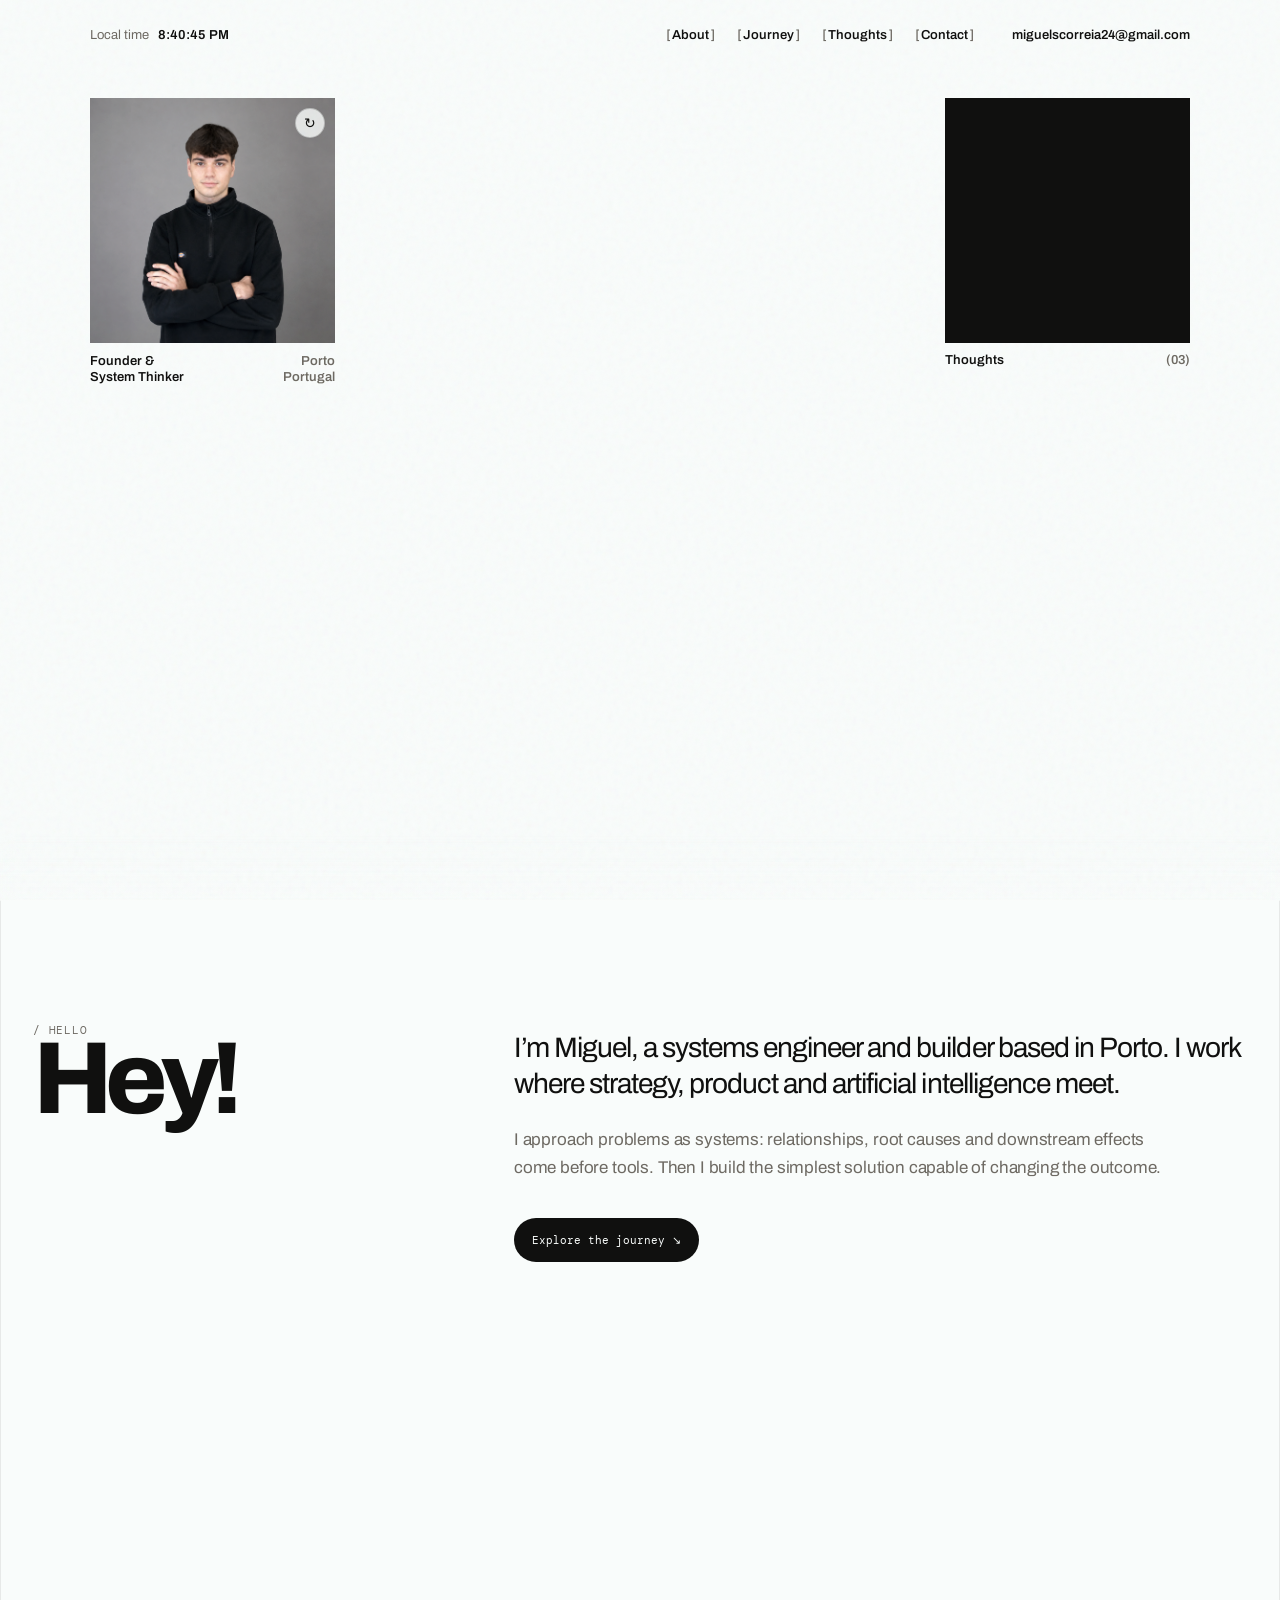
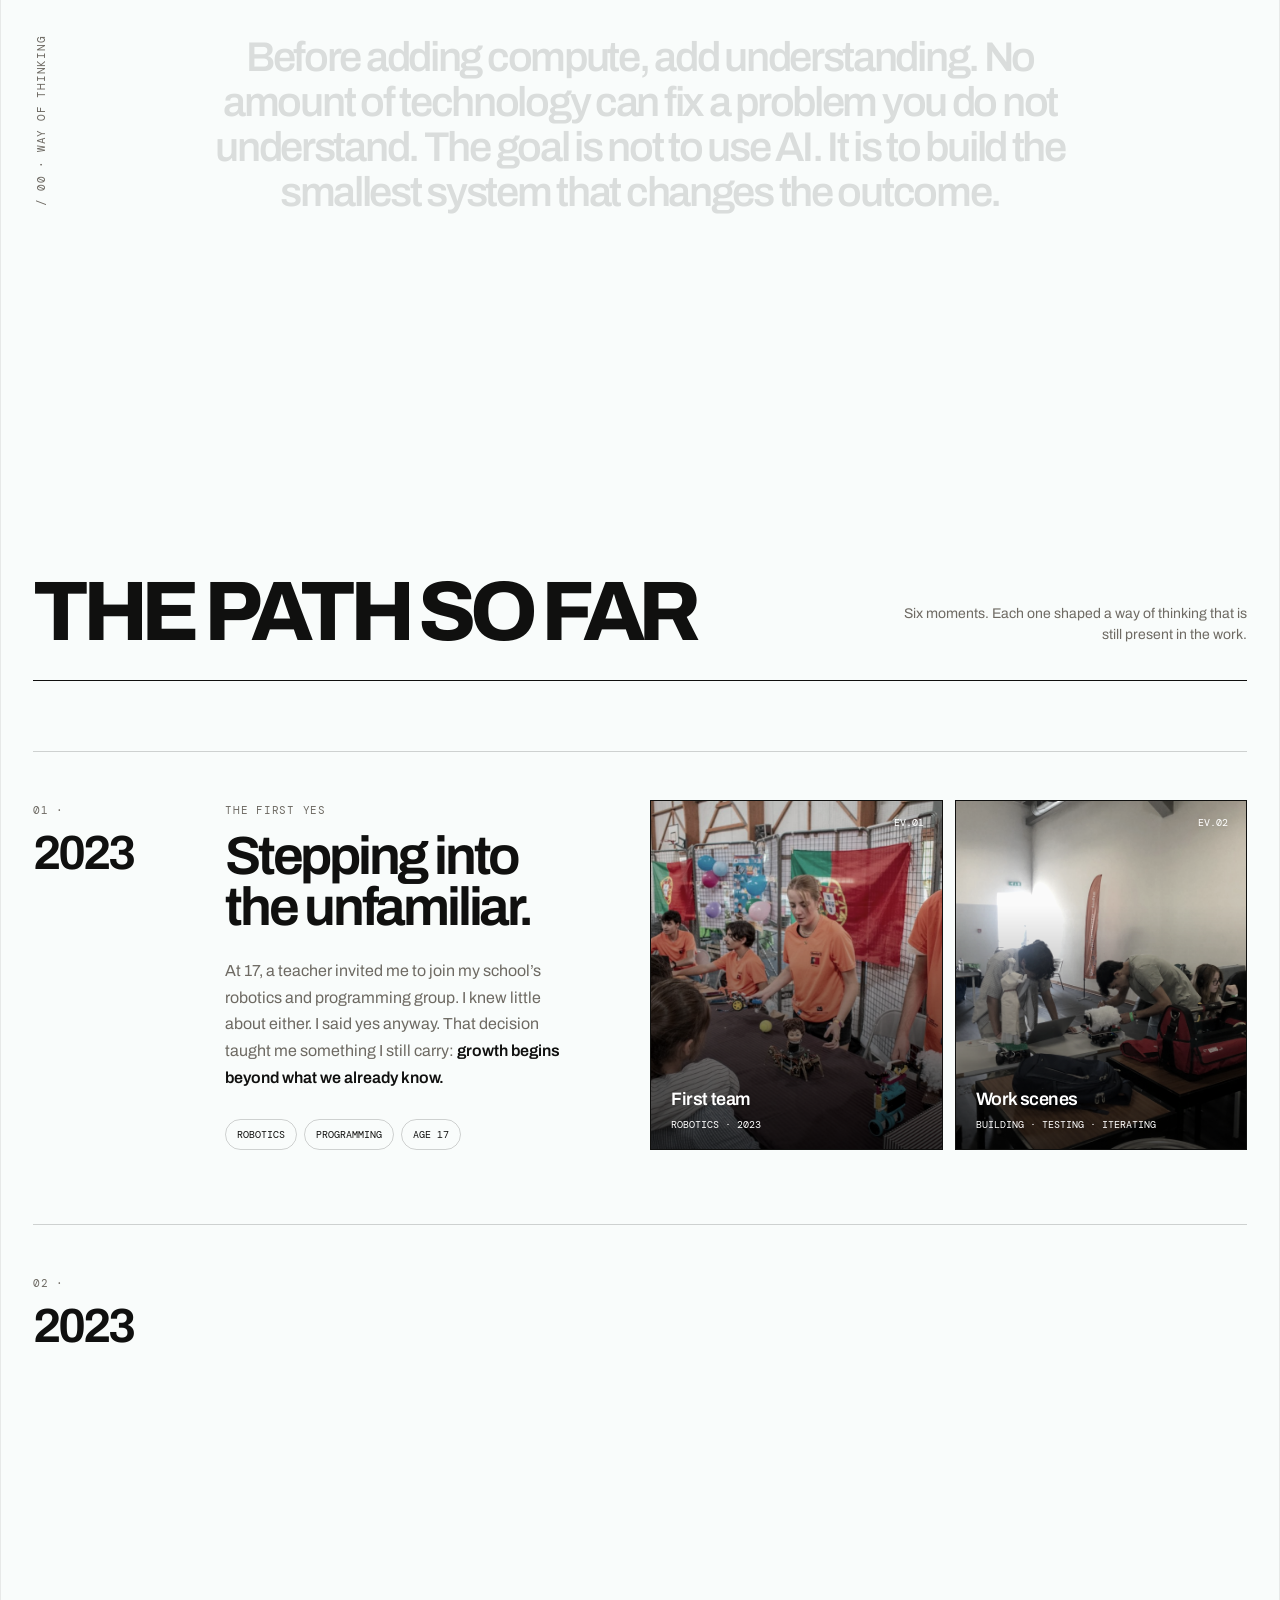
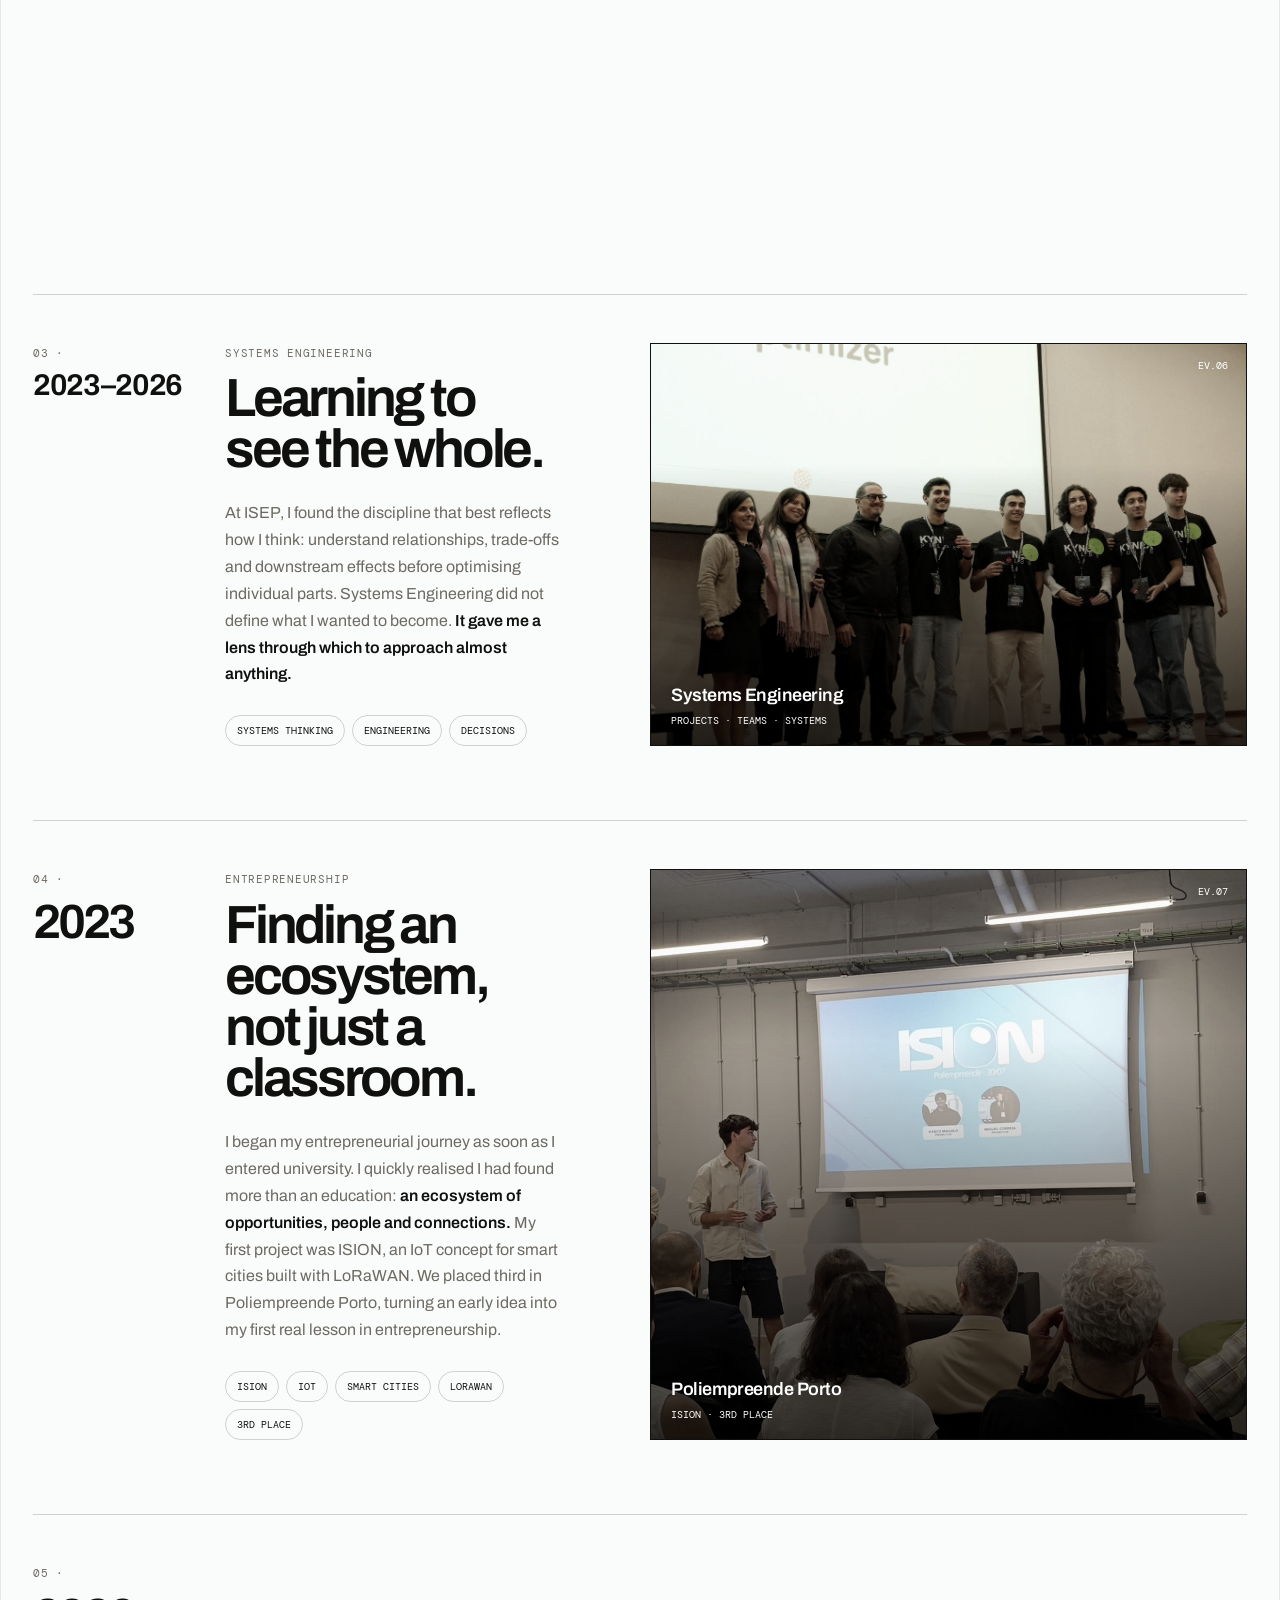
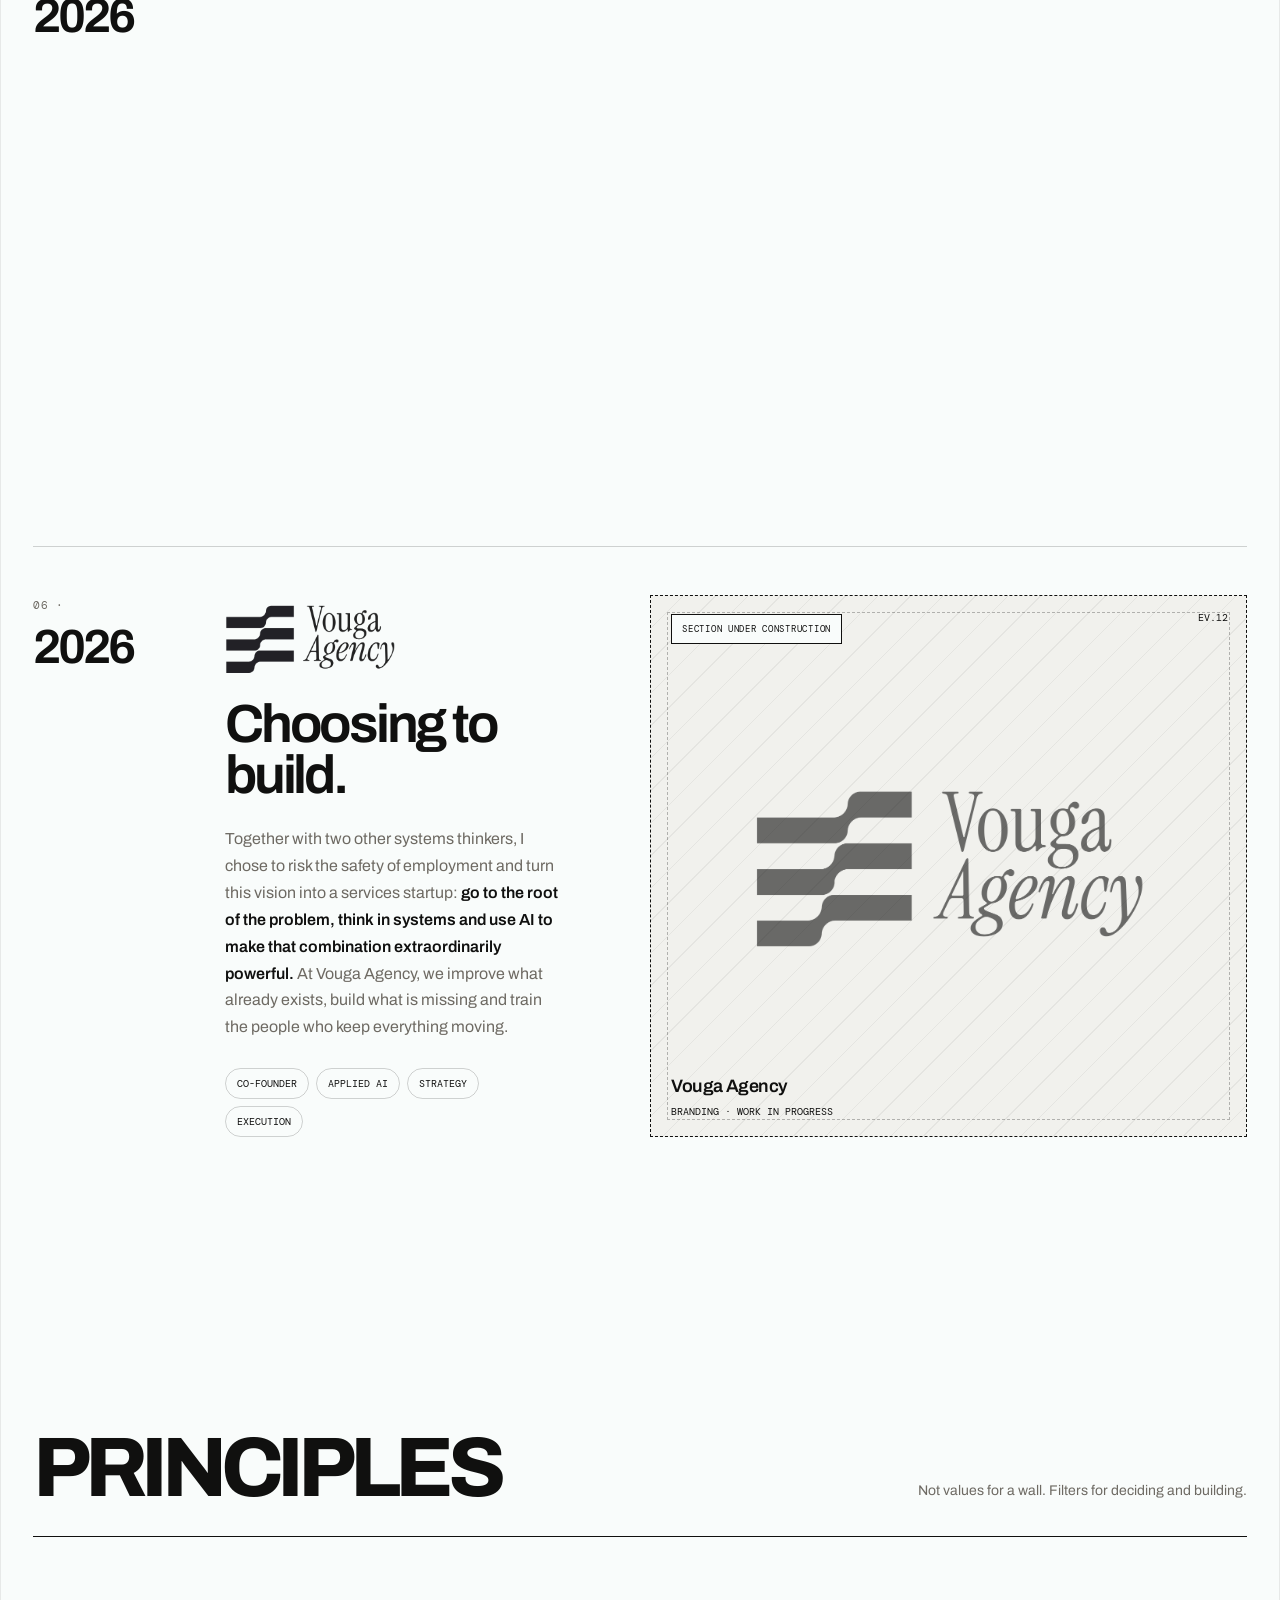
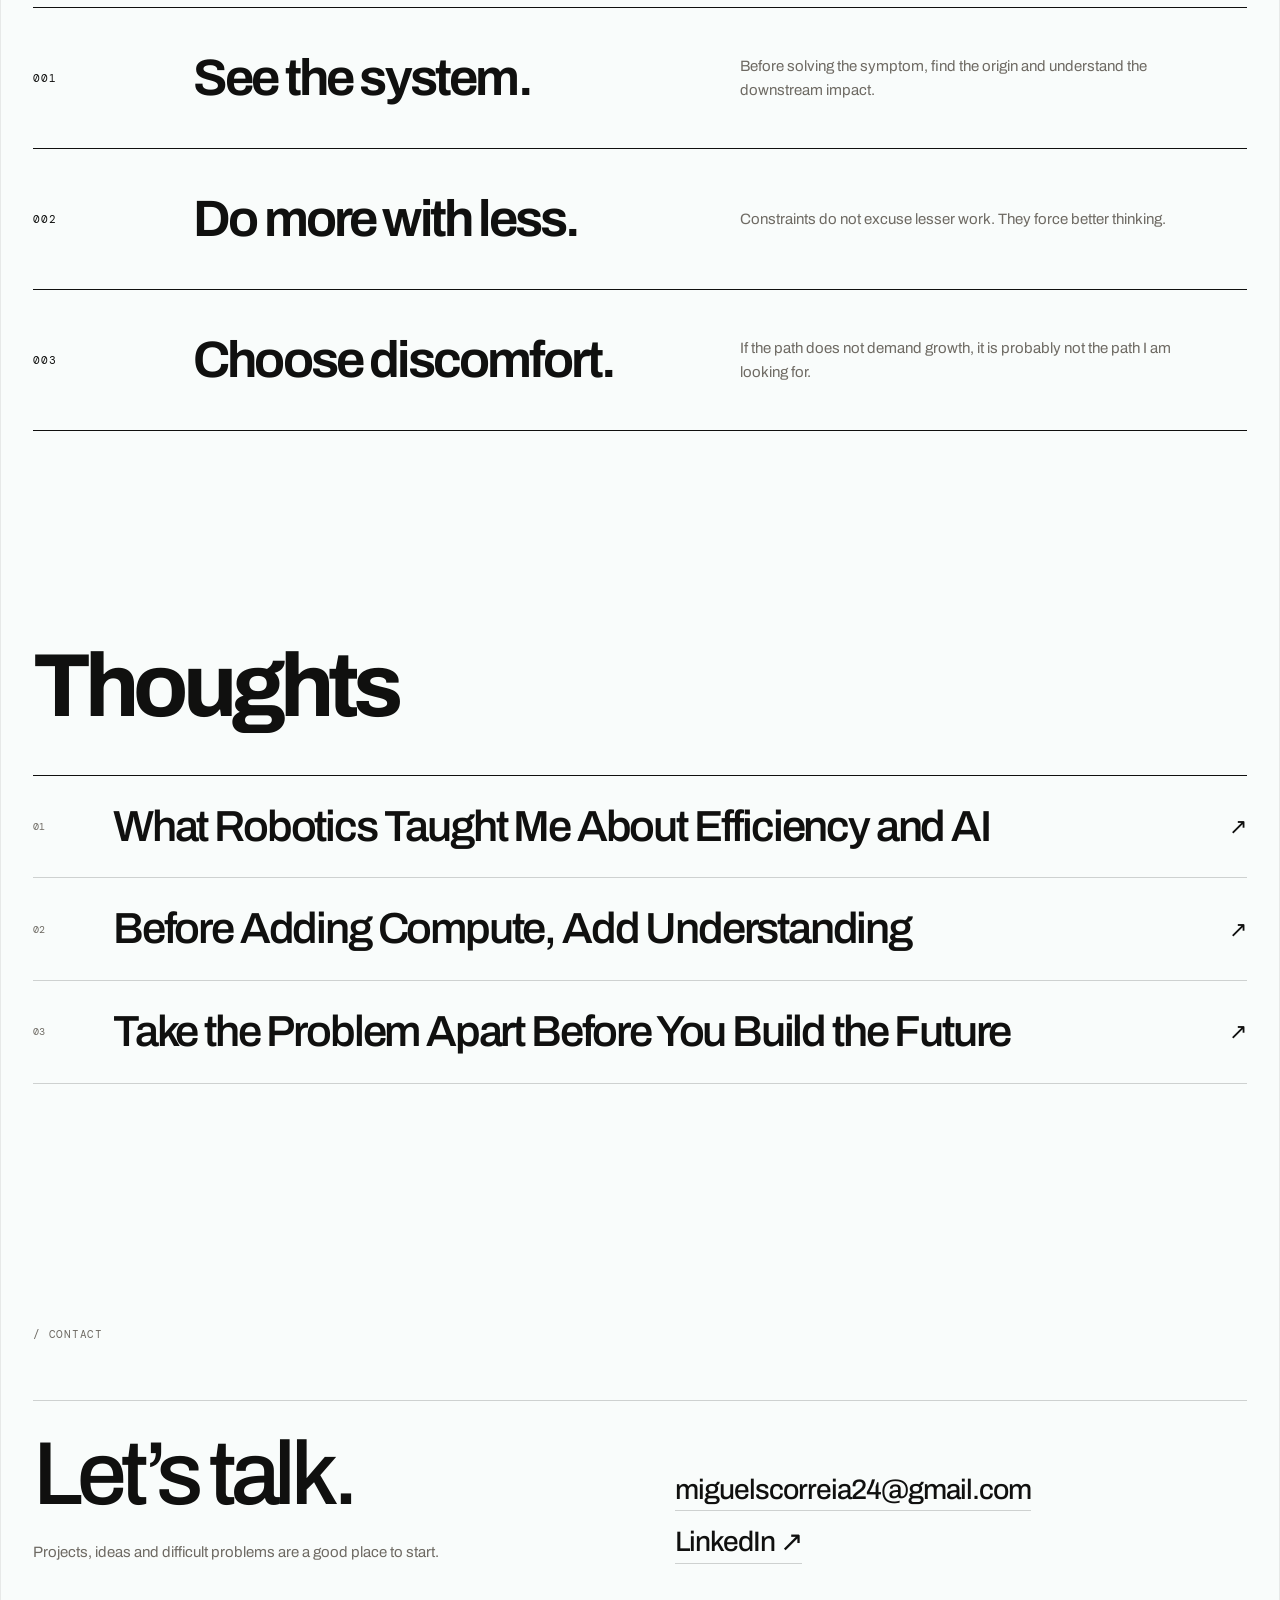
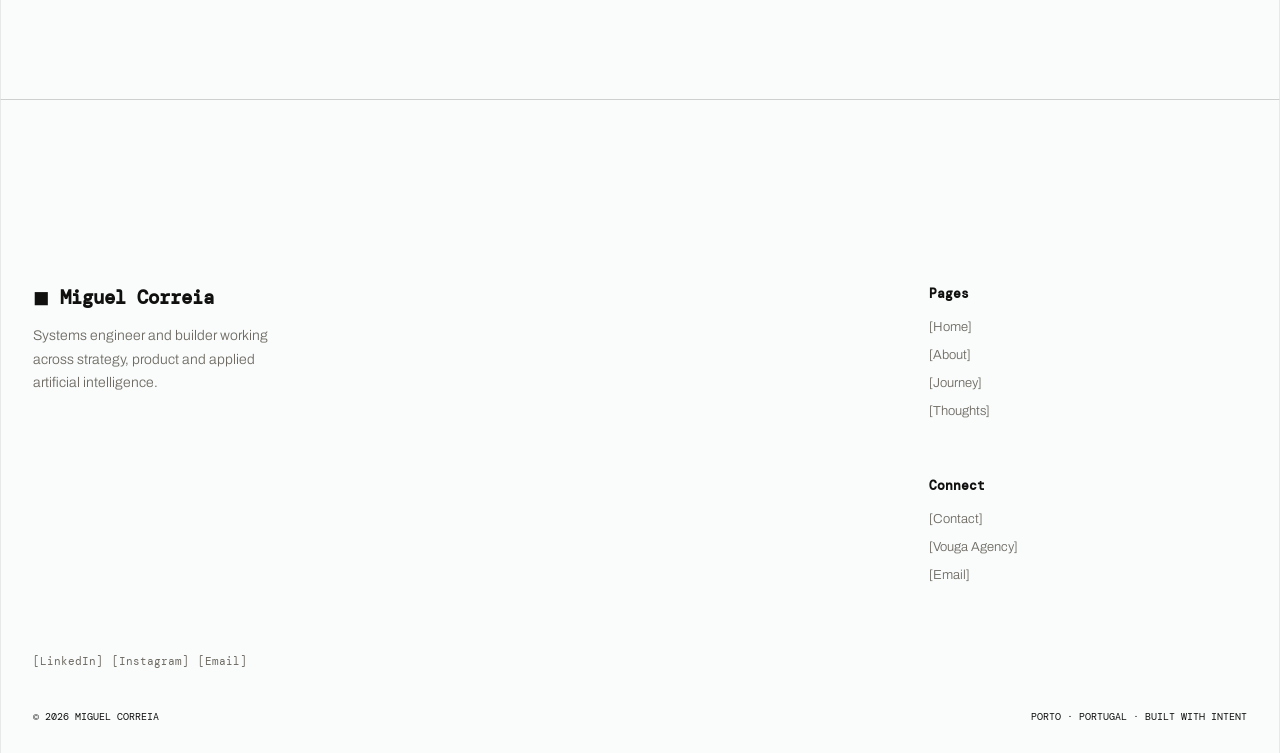
<file: miguel-correia.html>
<!doctype html>
<html lang="en">
<head>
  <meta charset="utf-8">
  <meta name="viewport" content="width=device-width, initial-scale=1">
  <meta name="description" content="Miguel Correia — systems engineer and co-founder of Vouga Agency.">
  <meta name="theme-color" content="#f3f0ea">
  <title>Miguel Correia — Founder & System Thinker</title>
  <link rel="preconnect" href="https://fonts.googleapis.com">
  <link rel="preconnect" href="https://fonts.gstatic.com" crossorigin>
  <link href="https://fonts.googleapis.com/css2?family=Archivo:wdth,wght@75..125,300..900&family=DM+Mono:wght@300;400;500&display=swap" rel="stylesheet">
  <style>
    :root{
      --paper:#f9fcfb;
      --paper-deep:#f3f0ea;
      --ink:#10100f;
      --muted:#6e6a63;
      --line:rgba(16,16,15,.18);
      --acid:#d97850;
      --orange:#d97850;
      --violet:#6f5cff;
      --sans:"Archivo",Arial,sans-serif;
      --mono:"DM Mono",monospace;
      --ease:cubic-bezier(.16,1,.3,1);
    }

    *{box-sizing:border-box;margin:0;padding:0}
    html{scroll-behavior:smooth;scroll-padding-top:110px}
    body{background:#f9fcfb;color:var(--ink);font-family:var(--sans);overflow-x:hidden;-webkit-font-smoothing:antialiased}
    a{color:inherit}
    ::selection{background:var(--acid);color:var(--ink)}
    img{display:block;max-width:100%}

    .grain{position:fixed;inset:0;z-index:100;pointer-events:none;opacity:.055;mix-blend-mode:multiply;background-image:url("data:image/svg+xml,%3Csvg viewBox='0 0 180 180' xmlns='http://www.w3.org/2000/svg'%3E%3Cfilter id='n'%3E%3CfeTurbulence type='fractalNoise' baseFrequency='.86' numOctaves='4' stitchTiles='stitch'/%3E%3C/filter%3E%3Crect width='100%25' height='100%25' filter='url(%23n)' opacity='.8'/%3E%3C/svg%3E")}
    .progress{position:fixed;z-index:40;left:0;top:0;width:100%;height:3px;transform:scaleX(var(--progress,0));transform-origin:left;background:var(--acid);pointer-events:none}
    .page{width:100%;margin-inline:auto}
    .page>main,.page>footer{width:min(1440px,100%);margin-inline:auto;border-left:1px solid rgba(16,16,15,.08);border-right:1px solid rgba(16,16,15,.08)}
    .shell{width:min(1320px,calc(100% - 64px));margin-inline:auto}
    .micro{font:400 11px/1.5 var(--mono);letter-spacing:.07em;text-transform:uppercase}
    .muted{color:var(--muted)}

    .nav{position:fixed;z-index:30;top:22px;left:50%;transform:translateX(-50%);width:min(470px,calc(100% - 30px));height:62px;padding:8px;border-radius:22px;background:var(--ink);color:var(--paper);transition:width .55s var(--ease),height .55s var(--ease),border-radius .55s var(--ease);box-shadow:0 16px 40px rgba(16,16,15,.12)}
    .nav.compact{width:min(400px,calc(100% - 30px));height:54px;border-radius:18px}
    .nav-inner{height:100%;display:flex;align-items:center;justify-content:space-between;padding-left:12px}
    .nav-brand{font-size:19px;font-weight:600;text-decoration:none;letter-spacing:-.04em}
    .nav-menu{display:flex;align-items:center;gap:4px}
    .nav-menu a{font:400 10px var(--mono);text-decoration:none;padding:11px 12px;border-radius:12px;color:rgba(243,240,234,.72);transition:.25s}
    .nav-menu a:hover{color:var(--paper);background:rgba(255,255,255,.1)}
    .nav-toggle{display:none;border:0;background:var(--paper);color:var(--ink);border-radius:11px;padding:10px 13px;font:500 12px var(--mono)}

    .hero{min-height:100svh;position:relative;display:flex;align-items:center;padding:132px 0 50px;overflow:hidden}
    .hero-stage{position:relative;width:100%}
    .hero-title{position:relative;z-index:3;font-size:clamp(86px,14.1vw,204px);font-weight:820;font-stretch:100%;line-height:.76;letter-spacing:-.085em;text-transform:uppercase;pointer-events:none;transform:translate3d(0,calc(var(--hero-shift,0) * -1px),0)}
    .hero-title span{display:block}
    .hero-title .line-2{text-align:right}
    .hero-title .outline{color:transparent;-webkit-text-stroke:2px var(--ink)}

    .portrait-stack{position:absolute;z-index:4;left:50%;top:47%;width:clamp(220px,22vw,330px);height:clamp(300px,34vw,480px);transform:translate(-50%,-42%) translate3d(0,calc(var(--hero-shift,0) * .42px),0);perspective:1000px}
    .portrait-back,.portrait-front{position:absolute;inset:0;overflow:hidden;border-radius:5px;background:#222;transition:transform .8s var(--ease),clip-path .8s var(--ease);box-shadow:0 28px 70px rgba(16,16,15,.16)}
    .portrait-back{transform:translate(-46px,-24px) rotate(-5deg);clip-path:polygon(0 0,100% 0,100% 82%,0 100%);filter:grayscale(1) contrast(1.15)}
    .portrait-front{transform:translate(34px,28px) rotate(3deg);clip-path:polygon(0 14%,100% 0,100% 100%,0 86%)}
    .portrait-stack:hover .portrait-back{transform:translate(-68px,-35px) rotate(-8deg)}
    .portrait-stack:hover .portrait-front{transform:translate(52px,38px) rotate(5deg)}
    .portrait-stack img{width:100%;height:100%;object-fit:cover;object-position:67% center;transform:scale(1.8);filter:saturate(.75) contrast(1.08)}
    .portrait-back img{filter:grayscale(1) contrast(1.2)}

    .spark{position:absolute;z-index:5;width:54px;height:54px;background:var(--ink);clip-path:polygon(50% 0,63% 36%,100% 50%,63% 64%,50% 100%,37% 64%,0 50%,37% 36%);filter:drop-shadow(3px 4px 0 var(--violet));animation:spin-float 7s ease-in-out infinite}
    .spark.s1{left:3%;top:54%}.spark.s2{right:2%;bottom:12%;width:66px;height:66px;animation-delay:-3s;filter:drop-shadow(-4px 4px 0 var(--orange))}
    @keyframes spin-float{50%{transform:translateY(-18px) rotate(38deg)}}

    .hero-meta{position:relative;z-index:6;display:flex;align-items:end;justify-content:space-between;margin-top:48px;gap:20px}
    .hero-meta strong{display:block;font-size:clamp(38px,5.3vw,78px);font-weight:650;letter-spacing:-.065em;line-height:.9}
    .hero-meta .right{text-align:right}
    .hero-meta .right span{display:block;margin-top:9px}

    .ticker{border-top:1px solid var(--ink);border-bottom:1px solid var(--ink);overflow:hidden;background:var(--acid);transform:rotate(-1deg) scale(1.02);margin:10px 0 0}
    .ticker-track{display:flex;width:max-content;animation:ticker 22s linear infinite;padding:14px 0}
    .ticker-track span{font-size:18px;font-weight:700;text-transform:uppercase;white-space:nowrap;letter-spacing:-.025em}
    .ticker-track span::after{content:"✦";padding:0 26px}
    @keyframes ticker{to{transform:translateX(-50%)}}

    .intro{padding:170px 0 120px}
    .intro-grid{display:grid;grid-template-columns:.65fr 1.35fr;gap:clamp(45px,10vw,150px);align-items:start}
    .intro h2{font-size:clamp(76px,10vw,145px);line-height:.8;font-weight:780;letter-spacing:-.075em}
    .intro-copy{padding-top:10px;max-width:760px}
    .intro-copy p{font-size:clamp(22px,2.2vw,33px);line-height:1.28;letter-spacing:-.035em;margin-bottom:24px}
    .intro-copy p:last-of-type{font-size:17px;line-height:1.65;letter-spacing:-.01em;color:var(--muted);max-width:650px}
    .pill-link{display:inline-flex;align-items:center;gap:12px;margin-top:12px;padding:15px 18px;border-radius:999px;background:var(--ink);color:var(--paper);font:400 11px var(--mono);text-decoration:none;transition:transform .35s var(--ease)}
    .pill-link:hover{transform:translateY(-4px) rotate(-1deg)}

    .manifesto{min-height:115svh;display:grid;place-items:center;padding:150px 0;position:relative}
    .manifesto-text{max-width:1100px;text-align:center;font-size:clamp(38px,5.5vw,80px);line-height:1.08;font-weight:570;letter-spacing:-.055em}
    .manifesto-text .word{color:rgba(16,16,15,.13);transition:color .18s linear,transform .18s linear;display:inline-block;transform:translateY(4px)}
    .manifesto-text .word.lit{color:var(--ink);transform:none}
    .manifesto-index{position:absolute;left:32px;top:50%;writing-mode:vertical-rl;transform:translateY(-50%) rotate(180deg)}

    .section-top{display:flex;justify-content:space-between;align-items:end;gap:30px;padding-bottom:34px;border-bottom:1px solid var(--ink)}
    .section-top h2{font-size:clamp(62px,8.6vw,125px);font-weight:760;line-height:.78;letter-spacing:-.075em;text-transform:uppercase}
    .section-top p{max-width:350px;text-align:right;color:var(--muted);font-size:14px;line-height:1.55}

    .journey{padding:100px 0 160px}
    .chapters{margin-top:70px}
    .chapter{display:grid;grid-template-columns:150px 1fr;gap:42px;padding:60px 0 100px;border-top:1px solid var(--line)}
    .chapter-index{position:sticky;top:110px;height:max-content}
    .chapter-index b{display:block;font-size:48px;font-weight:650;letter-spacing:-.06em;margin-top:8px}
    .chapter-index b.range{font-size:30px;letter-spacing:-.045em}
    .chapter-content{display:grid;grid-template-columns:minmax(280px,.72fr) minmax(420px,1.28fr);gap:clamp(40px,7vw,100px)}
    .chapter-copy h3{font-size:clamp(43px,5vw,72px);line-height:.95;font-weight:650;letter-spacing:-.06em;margin:12px 0 25px}
    .chapter-copy p{font-size:16px;line-height:1.68;color:var(--muted);max-width:560px}
    .chapter-copy strong{color:var(--ink);font-weight:600}
    .chapter-brand-logo{display:block;width:auto;max-width:190px;max-height:48px;object-fit:contain;object-position:left center;margin-bottom:18px}
    .chapter-brand-logo.kindtech-chapter-logo{transform:translateX(-.2cm)}
    .chapter-brand-logo.vouga-chapter-logo{width:170px;max-width:170px;max-height:none}
    .tags{display:flex;gap:7px;flex-wrap:wrap;margin-top:27px}
    .tags span{padding:8px 11px;border:1px solid var(--line);border-radius:999px;font:400 10px var(--mono);text-transform:uppercase}

    .evidence-grid{display:grid;grid-template-columns:repeat(2,1fr);gap:12px}
    .evidence{position:relative;min-height:225px;padding:22px;border:1px solid var(--ink);background:var(--paper-deep);overflow:hidden;transition:transform .5s var(--ease),background .3s;color:var(--ink)}
    .evidence.wide{grid-column:1/-1;min-height:300px}
    .evidence:hover{transform:translateY(-7px) rotate(.4deg);background:var(--acid)}
    .evidence::before,.evidence::after{content:"";position:absolute;background:var(--ink);opacity:.16}
    .evidence::before{width:140%;height:1px;left:-20%;top:50%;transform:rotate(18deg)}
    .evidence::after{height:140%;width:1px;top:-20%;left:50%;transform:rotate(18deg)}
    .evidence.has-image::before{z-index:1;inset:0;width:auto;height:auto;background:linear-gradient(180deg,rgba(0,0,0,.02) 30%,rgba(0,0,0,.72) 100%);opacity:1;transform:none}
    .evidence.has-image::after{display:none}
    .evidence.has-image img{position:absolute;inset:0;width:100%;height:100%;object-fit:cover;filter:grayscale(.35) saturate(.72) contrast(1.05);transition:transform .8s var(--ease),filter .8s var(--ease)}
    .evidence.has-image:hover img{transform:scale(1.045);filter:grayscale(0) saturate(.9) contrast(1.02)}
    .evidence.has-image .evidence-no,.evidence.has-image .evidence-label{z-index:2;color:#fff;text-shadow:0 1px 12px rgba(0,0,0,.28)}
    @media(min-width:651px){.evidence.has-image img.fnr-photo{object-position:50% 38%}}
    .evidence-grid.compact-four .evidence{min-height:180px}
    .evidence.pending-photo{background:linear-gradient(145deg,var(--paper-deep),#f9fcfb)}
    .evidence.pending-photo::before{opacity:.08}
    .evidence.pending-photo::after{opacity:.08}
    .evidence.pending-photo .evidence-label span::before{content:"○ ";color:var(--orange)}
    .evidence.construction{min-height:320px;background:#f1f1ed;border-style:dashed}
    .evidence.construction img{object-fit:contain;padding:clamp(45px,8vw,105px);opacity:.68;filter:grayscale(1) contrast(.92);animation:construction-logo 5s var(--ease) infinite}
    .evidence.construction::before{z-index:1;inset:0;width:auto;height:auto;background:repeating-linear-gradient(135deg,transparent 0 22px,rgba(16,16,15,.055) 22px 23px);opacity:1;transform:none;animation:construction-grid 7s linear infinite}
    .evidence.construction::after{display:block;z-index:1;inset:16px;width:auto;height:auto;border:1px dashed rgba(16,16,15,.28);background:transparent;opacity:1;transform:none}
    .evidence.construction .evidence-no,.evidence.construction .evidence-label{z-index:2;color:var(--ink);text-shadow:none}
    .construction-status{position:absolute;z-index:2;left:20px;top:18px;padding:8px 10px;border:1px solid var(--ink);background:var(--paper);font:400 9px var(--mono);text-transform:uppercase;letter-spacing:.08em}
    @keyframes construction-logo{50%{opacity:.9;transform:scale(1.018)}}
    @keyframes construction-grid{to{background-position:65px 0}}
    .evidence-no{position:absolute;right:18px;top:15px;font:400 10px var(--mono)}
    .evidence-label{position:absolute;left:20px;right:20px;bottom:18px;z-index:2}
    .evidence-label b{display:block;font-size:18px;font-weight:600;letter-spacing:-.03em;margin-bottom:5px}
    .evidence-label span{font:400 10px var(--mono);text-transform:uppercase}

    .vouga{position:relative;overflow:hidden;background:var(--ink);color:var(--paper);padding:150px 0 130px}
    .vouga::before{content:"";position:absolute;right:-12vw;top:-18vw;width:55vw;height:55vw;border:1px solid rgba(243,240,234,.16);border-radius:50%;box-shadow:0 0 0 7vw rgba(243,240,234,.025),0 0 0 14vw rgba(243,240,234,.018);animation:orbit-ring 14s linear infinite}
    @keyframes orbit-ring{to{transform:rotate(360deg)}}
    .vouga-head{display:flex;justify-content:space-between;align-items:start;position:relative;z-index:2}
    .vouga-logo{width:84px;filter:invert(1)}
    .vouga h2{position:relative;z-index:2;font-size:clamp(86px,14vw,202px);font-weight:800;line-height:.76;letter-spacing:-.085em;text-transform:uppercase;margin:100px 0 55px}
    .vouga h2 span{display:block}.vouga h2 span:last-child{text-align:right;color:var(--acid)}
    .vouga-grid{position:relative;z-index:2;display:grid;grid-template-columns:1.15fr .85fr;gap:80px;align-items:end}
    .vouga-lead{font-size:clamp(25px,3vw,44px);line-height:1.18;letter-spacing:-.045em;max-width:780px}
    .vouga-side{border-left:1px solid rgba(243,240,234,.25);padding-left:28px}
    .vouga-side p{color:rgba(243,240,234,.65);font-size:14px;line-height:1.65;margin-bottom:25px}
    .vouga .pill-link{background:var(--acid);color:var(--ink)}

    .principles{padding:150px 0}
    .principle-list{margin-top:70px;border-top:1px solid var(--ink)}
    .principle{display:grid;grid-template-columns:120px 1fr 1fr;gap:40px;align-items:center;padding:42px 0;border-bottom:1px solid var(--ink);transition:padding .4s var(--ease),background .3s}
    .principle:hover{padding-left:22px;padding-right:22px;background:var(--acid)}
    .principle h3{font-size:clamp(30px,4vw,58px);font-weight:660;letter-spacing:-.055em}
    .principle p{font-size:15px;line-height:1.6;color:var(--muted);max-width:480px}
    .principle:hover p{color:var(--ink)}

    .contact{min-height:100svh;display:grid;align-items:center;padding:140px 0 65px;overflow:hidden}
    .contact h2{font-size:clamp(86px,14vw,202px);font-weight:800;line-height:.76;letter-spacing:-.09em;text-transform:uppercase}
    .contact h2 span{display:block}.contact h2 span:nth-child(2){text-align:right;color:transparent;-webkit-text-stroke:2px var(--ink)}
    .contact-bottom{display:flex;justify-content:space-between;align-items:end;gap:30px;margin-top:70px;padding-top:28px;border-top:1px solid var(--ink)}
    .contact-bottom p{max-width:430px;color:var(--muted);line-height:1.6}
    .contact-mail{font-size:clamp(19px,2.2vw,32px);font-weight:600;letter-spacing:-.04em;text-underline-offset:7px}

    footer{display:flex;justify-content:space-between;gap:30px;padding:28px 0 36px;border-top:1px solid var(--line);font:400 10px var(--mono);text-transform:uppercase}

    /* proportion pass + editorial navigation */
    .nav{top:0;width:min(1200px,calc(100% - 32px));height:72px;padding:0 26px;border:1px solid rgba(16,16,15,.11);border-top:0;border-radius:0;background:rgba(243,240,234,.9);color:var(--ink);box-shadow:none;backdrop-filter:blur(18px)}
    .nav.compact{width:min(1200px,calc(100% - 32px));height:62px;border-radius:0}
    .nav-inner{display:grid;grid-template-columns:1fr auto 1fr;padding:0;height:100%}
    .nav-side{display:flex;align-items:center;gap:30px}
    .nav-side.right{justify-content:flex-end}
    .nav-side a{font:400 12px var(--mono);text-decoration:none;color:var(--muted);transition:color .25s}
    .nav-side a:hover{color:var(--ink)}
    .nav-brand{align-self:center;padding:0 30px;font-size:17px;font-weight:700;text-align:center}

    /* minimal editorial hero */
    .nav.hero-nav{position:absolute;top:0;width:100%;height:70px;padding:0 7vw;border:0;border-radius:0;background:transparent;box-shadow:none;backdrop-filter:none;color:var(--ink)}
    .nav.hero-nav.compact{width:100%;height:70px}
    .hero-nav .nav-inner{display:flex;justify-content:space-between;gap:30px}
    .local-time{display:flex;align-items:center;gap:9px;font-size:13px;white-space:nowrap}
    .local-time span{color:var(--muted)}
    .local-time strong{font-weight:600;font-variant-numeric:tabular-nums}
    .hero-nav-right{display:flex;align-items:center;gap:38px}
    .hero-nav-links{display:flex;gap:22px}
    .hero-nav-links a,.hero-email{font-size:13px;font-weight:570;text-decoration:none;white-space:nowrap}
    .hero-nav-links a::before{content:"[";color:var(--muted);margin-right:2px;display:inline-block;transition:.25s var(--ease)}
    .hero-nav-links a::after{content:"]";color:var(--muted);margin-left:2px;display:inline-block;transition:.25s var(--ease)}
    .hero-nav-links a:hover{color:var(--orange)}
    .hero-nav-links a:hover::before{transform:translateX(-2px)}.hero-nav-links a:hover::after{transform:translateX(2px)}
    .hero-email{text-decoration:underline;text-decoration-color:transparent;text-underline-offset:5px;transition:.25s}
    .hero-email:hover{text-decoration-color:var(--orange)}
    .mobile-brand,.mobile-menu-toggle,.mobile-menu{display:none}

    .minimal-hero{position:relative;min-height:100svh;padding:98px 7vw 48px;display:grid;grid-template-columns:minmax(190px,245px) 1fr minmax(190px,245px);grid-template-rows:auto 1fr auto;column-gap:clamp(32px,6vw,110px);overflow:hidden}
    .hero-profile{grid-column:1;grid-row:1;align-self:start}
    .hero-profile-photo{width:100%;aspect-ratio:1;overflow:hidden;background:var(--paper-deep)}
    .hero-profile-photo img{width:100%;height:100%;object-fit:cover;object-position:center;filter:saturate(.82) contrast(1.04)}
    .hero-profile-role{display:flex;justify-content:space-between;gap:12px;margin-top:10px;font-size:13px;font-weight:580;line-height:1.25}
    .hero-profile-role span:last-child{text-align:right;color:var(--muted)}
    .profile-card{position:relative;width:100%;aspect-ratio:1;perspective:1100px}
    .profile-card-inner{position:absolute;inset:0;transform-style:preserve-3d;transition:transform .8s var(--ease)}
    .profile-card.is-flipped .profile-card-inner{transform:rotateY(180deg)}
    .profile-card .hero-profile-photo,.profile-card-back{position:absolute;inset:0;width:100%;height:100%;backface-visibility:hidden;-webkit-backface-visibility:hidden}
    .profile-card .hero-profile-photo{aspect-ratio:auto}
    .profile-card-back{transform:rotateY(180deg);display:flex;flex-direction:column;justify-content:space-between;padding:20px;background:var(--ink);color:var(--paper)}
    .profile-card-back small{font:400 9px var(--mono);letter-spacing:.08em;text-transform:uppercase;color:rgba(249,252,251,.5)}
    .profile-card-links{display:flex;flex-direction:column;align-items:flex-start;gap:8px}
    .profile-card-links a{font-size:clamp(15px,1.4vw,20px);font-weight:560;text-decoration:none;border-bottom:1px solid rgba(249,252,251,.25)}
    .profile-flip-toggle{position:absolute;z-index:3;inset:0;width:100%;height:100%;border:0;background:transparent;cursor:pointer}
    .profile-flip-toggle::after{content:"↻";position:absolute;right:10px;top:10px;width:28px;height:28px;display:grid;place-items:center;border:1px solid rgba(16,16,15,.2);border-radius:50%;background:rgba(249,252,251,.82);color:var(--ink);font-size:14px;backdrop-filter:blur(8px);transition:transform .35s var(--ease)}
    .profile-flip-toggle:hover::after{transform:rotate(90deg)}
    .profile-flip-toggle:focus-visible,.profile-back-close:focus-visible{outline:2px solid var(--orange);outline-offset:3px}
    .profile-card.is-flipped .profile-flip-toggle{pointer-events:none}
    .profile-back-close{align-self:flex-end;width:30px;height:30px;border:1px solid rgba(249,252,251,.35);border-radius:50%;background:transparent;color:var(--paper);font-size:16px;cursor:pointer}

    .hero-video{grid-column:2;grid-row:1/4;place-self:center;width:100%;max-width:245px;aspect-ratio:1;overflow:hidden;background:var(--paper);isolation:isolate}
    .hero-video video{width:100%;height:100%;object-fit:cover;display:block;filter:grayscale(1) contrast(1.85) brightness(1.22);mix-blend-mode:multiply}

    .hero-thoughts{grid-column:3;grid-row:1;align-self:start}
    .hero-thought-frame{position:relative;width:100%;aspect-ratio:1;overflow:hidden;background:var(--ink);color:var(--paper)}
    .hero-thought{position:absolute;inset:0;padding:19px;display:flex;flex-direction:column;justify-content:space-between;color:inherit;text-decoration:none;opacity:0;visibility:hidden;pointer-events:none;transform:translateY(12px);animation:thought-cycle 18s infinite}
    .hero-thought:nth-child(2){animation-delay:6s}.hero-thought:nth-child(3){animation-delay:12s}
    .hero-thought .count{font:400 10px var(--mono);color:rgba(243,240,234,.55)}
    .hero-thought h3{font-size:clamp(18px,1.65vw,25px);line-height:1.04;letter-spacing:-.04em;font-weight:580}
    .hero-thought p{font-size:11px;line-height:1.45;color:rgba(243,240,234,.58)}
    @keyframes thought-cycle{0%{opacity:0;visibility:hidden;pointer-events:none;transform:translateY(12px)}6%,28%{opacity:1;visibility:visible;pointer-events:auto;transform:none}34%,100%{opacity:0;visibility:hidden;pointer-events:none;transform:translateY(-10px)}}
    .hero-thought-meta{display:flex;justify-content:space-between;margin-top:10px;font-size:13px;font-weight:580}
    .hero-thought-meta span:last-child{color:var(--muted)}

    .hero-description{grid-column:1;grid-row:3;align-self:end;max-width:330px;font-size:clamp(18px,1.7vw,25px);line-height:1.06;letter-spacing:-.035em;font-weight:570}
    .hero-signature{grid-column:3;grid-row:3;align-self:end;justify-self:end;width:max-content;text-align:right;font-size:clamp(30px,4vw,58px);line-height:.9;letter-spacing:-.065em;font-weight:680;white-space:nowrap}
    .hero-signature span{font-weight:430}

    .hero{min-height:90svh;padding:112px 0 42px}
    .hero-title{font-size:clamp(74px,9.8vw,142px);line-height:.79;padding-inline:12px}
    .hero-title .line-2 .outline{display:inline}
    .portrait-stack{width:clamp(205px,19vw,285px);height:clamp(285px,30vw,420px)}
    .intro{padding:120px 0 90px}
    .intro h2{font-size:clamp(68px,8vw,112px)}
    .manifesto{min-height:82svh;padding:105px 0}
    .manifesto-text{font-size:clamp(28px,3.25vw,46px);max-width:900px;margin-inline:auto;text-align:center}
    .section-top h2{font-size:clamp(56px,6.6vw,94px)}
    .journey{padding:90px 0 115px}
    .chapter{padding:48px 0 74px}
    .chapter-copy h3{font-size:clamp(39px,4.2vw,61px)}
    .evidence.wide{min-height:260px}
    .vouga{padding:110px 0 100px}
    .vouga h2{font-size:clamp(72px,11vw,158px);margin:72px 0 45px}
    .principles{padding:110px 0}
    .contact{min-height:68svh;padding:105px 0 55px}
    .contact h2{font-size:clamp(72px,10.5vw,150px)}

    .bottom-blur{position:fixed;z-index:24;left:0;right:0;bottom:-1px;height:68px;pointer-events:none;background:linear-gradient(180deg,transparent,rgba(249,252,251,.58));backdrop-filter:blur(7px);-webkit-backdrop-filter:blur(7px);mask-image:linear-gradient(to bottom,transparent 0%,black 72%);-webkit-mask-image:linear-gradient(to bottom,transparent 0%,black 72%)}

    .content-section{padding:105px 0}
    .content-title{font-size:clamp(58px,7vw,98px);font-weight:720;letter-spacing:-.065em;line-height:.9;margin-bottom:48px}
    .testimonials-grid{display:grid;grid-template-columns:repeat(4,1fr);gap:14px}
    .testimonial-card{min-height:300px;border-radius:18px;background:var(--ink);color:var(--paper);padding:23px;display:flex;flex-direction:column;justify-content:space-between;transition:transform .45s var(--ease)}
    .testimonial-card:hover{transform:translateY(-7px)}
    .testimonial-card blockquote{font-size:14px;line-height:1.48;letter-spacing:-.015em;color:rgba(243,240,234,.9)}
    .testimonial-card.placeholder blockquote{color:rgba(243,240,234,.46)}
    .person{display:flex;align-items:center;gap:11px}
    .person-avatar{width:38px;height:38px;border-radius:50%;display:grid;place-items:center;background:var(--paper);color:var(--ink);font:500 11px var(--mono)}
    .person b{display:block;font-size:13px}.person span{font-size:11px;color:rgba(243,240,234,.58)}

    .thoughts-grid{display:grid;grid-template-columns:1fr 1fr .92fr;gap:14px}
    .thought-card{position:relative;min-height:390px;border-radius:18px;overflow:hidden;background:var(--ink);color:white;text-decoration:none;isolation:isolate}
    .thought-card img{position:absolute;inset:0;width:100%;height:100%;object-fit:cover;filter:grayscale(1) contrast(1.12);transition:transform .8s var(--ease),filter .8s var(--ease)}
    .thought-card:hover img{transform:scale(1.055);filter:grayscale(.25) contrast(1.06)}
    .thought-card::after{content:"";position:absolute;inset:0;z-index:-0;background:linear-gradient(180deg,transparent 24%,rgba(0,0,0,.88) 100%)}
    .thought-content{position:absolute;z-index:2;left:20px;right:20px;bottom:20px}
    .thought-content .micro{display:block;margin-bottom:10px;color:rgba(255,255,255,.7)}
    .thought-content h3{font-size:26px;line-height:1.02;letter-spacing:-.045em;margin-bottom:12px}
    .thought-content p{font-size:12px;line-height:1.5;color:rgba(255,255,255,.72)}
    .thought-cta{padding:26px;display:flex;flex-direction:column;justify-content:space-between;background:var(--ink)}
    .thought-cta::after{display:none}
    .thought-cta p{font-size:clamp(31px,3.3vw,48px);line-height:1.08;letter-spacing:-.055em}
    .thought-cta span{font:400 11px var(--mono)}

    .thoughts-list{border-top:1px solid var(--ink)}
    .thought-row{width:100%;display:grid;grid-template-columns:56px 1fr auto;gap:24px;align-items:center;padding:28px 0;border:0;border-bottom:1px solid var(--line);background:transparent;color:var(--ink);text-align:left;text-decoration:none;cursor:pointer;font:inherit;transition:padding .35s var(--ease),color .25s}
    .thought-row:hover{padding-left:12px;color:var(--orange)}
    .thought-row-index{font:400 10px var(--mono);color:var(--muted)}
    .thought-row-title{font-size:clamp(25px,3.4vw,48px);font-weight:560;line-height:1.05;letter-spacing:-.05em}
    .thought-row-arrow{font-size:22px;transition:transform .35s var(--ease)}
    .thought-row:hover .thought-row-arrow{transform:translate(4px,-4px)}

    .contact.contact-soft{min-height:auto;padding:135px 0}
    .contact-soft-grid{display:grid;grid-template-columns:1fr 1fr;gap:70px;align-items:end;margin-top:58px;padding-top:32px;border-top:1px solid var(--line)}
    .contact.contact-soft h2{font-size:clamp(48px,7vw,92px);font-weight:520;line-height:.92;letter-spacing:-.065em;text-transform:none}
    .contact-soft-copy p{max-width:420px;margin-top:24px;color:var(--muted);font-size:15px;line-height:1.65}
    .contact-links{display:flex;flex-direction:column;align-items:flex-start;gap:14px}
    .contact-links a{font-size:clamp(18px,2.2vw,30px);font-weight:480;letter-spacing:-.035em;text-decoration:none;border-bottom:1px solid var(--line);padding-bottom:5px;transition:color .25s,border-color .25s}
    .contact-links a:hover{color:var(--orange);border-color:var(--orange)}

    .big-footer{position:relative;min-height:650px;padding:95px 0 38px;border-top:1px solid var(--line);overflow:hidden;text-transform:none}
    .footer-grid{position:relative;z-index:2;display:grid;grid-template-columns:1fr 1.1fr .85fr;gap:55px;min-height:500px;align-items:start}
    .footer-brand{padding-top:90px}.footer-brand b{font-size:19px}.footer-brand p{margin-top:14px;max-width:270px;font:300 14px/1.65 var(--sans);color:var(--muted)}
    .footer-socials{display:flex;gap:9px;margin-top:260px}.footer-socials a{font:400 11px var(--mono);text-decoration:none;color:var(--muted)}
    .footer-figure{align-self:end;height:520px;display:flex;align-items:center;justify-content:center;overflow:hidden}
    .footer-figure video{width:min(360px,100%);aspect-ratio:1;object-fit:cover;display:block;filter:grayscale(1) contrast(1.85) brightness(1.22);mix-blend-mode:multiply;opacity:.72}
    .footer-links{display:grid;grid-template-columns:1fr;gap:45px;padding-top:90px}
    .footer-links h4{font-size:13px;margin-bottom:18px}
    .footer-links a{display:block;width:max-content;margin:0 0 14px;text-decoration:none;font:300 13px var(--sans);color:var(--muted)}
    .footer-copy{position:absolute;z-index:3;bottom:30px;left:0;right:0;display:flex;justify-content:space-between;font:400 10px var(--mono);text-transform:uppercase}

    .reveal{opacity:0;transform:translateY(55px);filter:blur(8px);transition:opacity 1s var(--ease),transform 1s var(--ease),filter 1s var(--ease)}
    .reveal.in{opacity:1;transform:none;filter:none}

    @media(max-width:900px){
      .hero-title{font-size:clamp(76px,16vw,145px)}
      .portrait-stack{width:230px;height:330px}
      .intro-grid,.vouga-grid{grid-template-columns:1fr}.intro-copy{margin-left:auto;width:min(100%,670px)}
      .chapter-content{grid-template-columns:1fr}.chapter{grid-template-columns:100px 1fr}.evidence-grid{max-width:720px}
      .principle{grid-template-columns:70px 1fr}.principle p{grid-column:2}
      .testimonials-grid{grid-template-columns:repeat(2,1fr)}
      .thoughts-grid{grid-template-columns:1fr 1fr}.thought-cta{grid-column:1/-1;min-height:260px}
      .footer-grid{grid-template-columns:1fr 1fr}.footer-figure{display:none}.footer-socials{margin-top:170px}
      .nav.hero-nav{padding-inline:32px}.hero-email{display:none}.hero-nav-right{gap:20px}
      .minimal-hero{padding-inline:32px;grid-template-columns:190px 1fr 190px;column-gap:35px}.hero-video{width:190px}
    }

    @media(max-width:650px){
      .shell{width:calc(100% - 40px)}.page>main,.page>footer{width:calc(100% - 16px);margin-inline:auto;border:0}
      .nav{top:0;width:calc(100% - 20px);height:58px;padding:0 14px}.nav.compact{width:calc(100% - 20px);height:54px}.nav-side{display:none}.nav-inner{display:flex;justify-content:center}.nav-brand{padding:0}
      .hero{min-height:90svh;padding:100px 0 24px;align-items:start}.hero-stage{padding-top:70px}
      .hero-title{font-size:16.7vw;line-height:.82;font-stretch:75%}.hero-title .line-2{text-align:left;white-space:nowrap}.hero-title .line-2 .outline{display:inline}.hero-title .outline{-webkit-text-stroke:1.2px var(--ink)}
      .portrait-stack{top:55%;width:160px;height:235px}.portrait-back{transform:translate(-25px,-18px) rotate(-5deg)}.portrait-front{transform:translate(20px,20px) rotate(3deg)}
      .portrait-stack img{transform:scale(2.15)}.spark{width:38px;height:38px}.spark.s2{width:45px;height:45px;bottom:18%}
      .hero-meta{margin-top:230px}.hero-meta strong{font-size:36px}.hero-meta .right span{max-width:150px}
      .ticker-track{padding:10px 0}.ticker-track span{font-size:13px}
      .intro{padding:85px 0 60px}.intro-grid{gap:40px}.intro h2{font-size:68px}.intro-copy p{font-size:23px}
      .manifesto{min-height:78svh;padding:90px 0}.manifesto-text{text-align:center;font-size:28px}.manifesto-index{display:none}
      .section-top{display:block}.section-top h2{font-size:56px}.section-top p{text-align:left;margin-top:24px}
      .journey{padding:80px 0 100px}.chapters{margin-top:35px}.chapter{grid-template-columns:1fr;gap:30px;padding:42px 0 75px}.chapter-index{position:static;display:flex;justify-content:space-between;align-items:center}.chapter-index b{font-size:30px;margin:0}.chapter-content{gap:35px}.chapter-copy h3{font-size:46px}
      .evidence-grid{grid-template-columns:1fr}.evidence.wide{grid-column:auto;min-height:245px}.evidence{min-height:210px}
      .vouga{padding:80px 0 75px}.vouga-logo{width:58px}.vouga h2{font-size:19vw;margin:62px 0 38px}.vouga-grid{gap:38px}.vouga-side{border-left:0;border-top:1px solid rgba(243,240,234,.25);padding:25px 0 0}
      .principles{padding:85px 0}.principle-list{margin-top:40px}.principle{grid-template-columns:50px 1fr;gap:15px;padding:30px 0}.principle h3{font-size:34px}.principle p{font-size:13px}
      .contact{min-height:60svh;padding-top:80px}.contact h2{font-size:18vw}.contact-bottom{display:block;margin-top:45px}.contact-mail{display:inline-block;margin-top:30px;font-size:21px}
      .content-section{padding:82px 0}.content-title{font-size:54px;margin-bottom:34px}.testimonials-grid,.thoughts-grid{grid-template-columns:1fr}.testimonial-card{min-height:260px}.thought-card{min-height:355px}.thought-cta{grid-column:auto;min-height:280px}
      .bottom-blur{height:58px}
      .big-footer{min-height:620px;padding-top:70px}.footer-grid{grid-template-columns:1fr;min-height:520px}.footer-brand{padding-top:0}.footer-socials{margin-top:45px}.footer-links{grid-template-columns:1fr 1fr;padding-top:10px;gap:25px}.footer-copy{flex-direction:column;gap:8px;align-items:center}.footer-figure{display:none}
      body.menu-open{overflow:hidden}
      .nav.hero-nav,.nav.hero-nav.compact{z-index:70;top:0;width:100%;height:76px;padding:0 24px;background:transparent}
      .hero-nav .nav-inner{width:100%;padding:0;gap:18px;justify-content:space-between}
      .hero-nav .local-time,.hero-nav-right{display:none}
      .mobile-brand{display:block;font-size:15px;font-weight:650;letter-spacing:-.035em;text-decoration:none}
      .mobile-menu-toggle{display:grid;place-items:center;width:34px;height:34px;border:0;background:transparent;color:var(--ink);cursor:pointer}
      .menu-icon{position:relative;display:block;width:18px;height:18px;transition:transform .45s var(--ease)}
      .menu-icon::before,.menu-icon::after{content:"";position:absolute;width:7px;height:7px;border-color:currentColor;border-style:solid}
      .menu-icon::before{left:1px;bottom:1px;border-width:0 0 3px 3px}
      .menu-icon::after{right:1px;top:1px;border-width:3px 3px 0 0}
      body.menu-open .menu-icon{transform:rotate(90deg)}
      .mobile-menu{position:fixed;z-index:60;inset:0;display:flex;padding:94px 28px 28px;background:var(--paper);opacity:0;visibility:hidden;pointer-events:none;transform:translateY(-12px);transition:opacity .4s var(--ease),visibility .4s,transform .4s var(--ease)}
      .mobile-menu.is-open{opacity:1;visibility:visible;pointer-events:auto;transform:none}
      .mobile-menu-inner{width:100%;display:flex;flex-direction:column}
      .mobile-menu-links{display:flex;flex-direction:column;align-items:flex-start}
      .mobile-menu-links a{font-size:clamp(48px,14vw,68px);font-weight:650;line-height:1.02;letter-spacing:-.065em;text-decoration:none}
      .mobile-menu-email{display:inline-block;width:max-content;margin-top:32px;font-size:15px;font-weight:570;text-decoration:none}
      .mobile-menu-bottom{margin-top:auto}
      .mobile-menu-meta{display:flex;flex-direction:column;align-items:flex-start;gap:9px;font-size:15px;line-height:1.2}
      .mobile-menu-meta a{color:inherit;text-decoration:none}
      .mobile-menu-mark{margin-top:32px;font-size:clamp(36px,11vw,52px);font-weight:650;line-height:1;letter-spacing:-.075em;white-space:nowrap}
      .minimal-hero{min-height:100svh;padding:96px 24px 28px;display:flex;flex-direction:column;align-items:center;overflow:hidden}
      .hero-thoughts{display:none}
      .hero-video{order:1;place-self:auto;align-self:flex-start;width:clamp(150px,46vw,190px);max-width:190px;margin:calc(12px - 1cm) 0 0 clamp(12px,8vw,32px);flex:0 0 auto}
      .hero-description{order:2;align-self:stretch;width:100%;max-width:330px;margin:52px auto 0;font-size:clamp(20px,6vw,25px);line-height:1.08;text-align:left}
      .hero-profile{order:3;display:block;align-self:flex-start;width:min(58vw,215px);margin-top:48px}
      .hero-profile-role{display:flex;font-size:11px}
      .hero-signature{order:4;align-self:center;justify-self:auto;width:100%;margin-top:auto;padding-top:calc(66px - 1.2cm);text-align:center;font-size:clamp(34px,11.5vw,48px);white-space:nowrap}
      .thought-row{grid-template-columns:34px 1fr auto;gap:10px;padding:23px 0}
      .thought-row-title{font-size:27px}
      .contact.contact-soft{padding:90px 0}
      .contact-soft-grid{grid-template-columns:1fr;gap:48px;margin-top:40px}
      .contact.contact-soft h2{font-size:52px}
      .contact-links a{font-size:20px;overflow-wrap:anywhere}
      .chapter-brand-logo{max-width:155px;max-height:42px}
      .chapter-brand-logo.vouga-chapter-logo{width:145px;max-width:145px}
      .evidence-grid.compact-four{grid-template-columns:repeat(2,1fr)}
      .evidence-grid.compact-four .evidence{min-height:165px}
      .evidence.construction{min-height:250px}
    }

    @media(prefers-reduced-motion:reduce){
      html{scroll-behavior:auto}.ticker-track,.spark,.vouga::before,.hero-thought,.evidence.construction img,.evidence.construction::before{animation:none}.hero-thought{opacity:0;visibility:hidden;pointer-events:none;transform:none}.hero-thought:first-child{opacity:1;visibility:visible;pointer-events:auto}.reveal{opacity:1;transform:none;filter:none;transition:none}.portrait-stack,.hero-title{transform:none!important}.manifesto-text .word{color:var(--ink);transform:none}
    }
  </style>
</head>
<body>
  <div class="grain" aria-hidden="true"></div>
  <div class="progress" aria-hidden="true"></div>
  <div class="bottom-blur" aria-hidden="true"></div>

  <nav class="nav hero-nav" aria-label="Primary navigation">
    <div class="nav-inner">
      <div class="local-time">
        <span>Local time</span>
        <strong id="local-time">--:--:--</strong>
      </div>
      <a class="mobile-brand" href="#top">Miguel Correia</a>
      <div class="hero-nav-right">
        <div class="hero-nav-links">
          <a href="#about">About</a>
          <a href="#journey">Journey</a>
          <a href="#thoughts">Thoughts</a>
          <a href="#contact">Contact</a>
        </div>
        <a class="hero-email" href="mailto:miguelscorreia24@gmail.com">miguelscorreia24@gmail.com</a>
      </div>
      <button class="mobile-menu-toggle" type="button" aria-expanded="false" aria-controls="mobile-menu" aria-label="Open navigation menu">
        <span class="menu-icon" aria-hidden="true"></span>
      </button>
    </div>
  </nav>

  <aside class="mobile-menu" id="mobile-menu" aria-hidden="true">
    <div class="mobile-menu-inner">
      <nav class="mobile-menu-links" aria-label="Mobile navigation">
        <a href="#about" data-menu-close>About</a>
        <a href="#journey" data-menu-close>Journey</a>
        <a href="#thoughts" data-menu-close>Thoughts</a>
        <a href="#contact" data-menu-close>Contact</a>
      </nav>
      <a class="mobile-menu-email" href="mailto:miguelscorreia24@gmail.com">miguelscorreia24@gmail.com</a>
      <div class="mobile-menu-bottom">
        <div class="mobile-menu-meta">
          <span>Porto, Portugal</span>
          <span>Founder &amp; System Thinker</span>
          <a href="https://vouga-agency.netlify.app/#top" target="_blank" rel="noopener noreferrer">Vouga Agency ↗</a>
        </div>
        <p class="mobile-menu-mark">〈Miguel—©<span id="mobile-menu-year">2026</span>〉</p>
      </div>
    </div>
  </aside>

  <div class="page">
    <header class="minimal-hero" id="top">
      <div class="hero-profile reveal">
        <div class="profile-card">
          <div class="profile-card-inner">
            <figure class="hero-profile-photo"><img src="fotoperfil.png" alt="Portrait of Miguel Correia"></figure>
            <div class="profile-card-back" aria-hidden="true" inert>
              <button class="profile-back-close" type="button" aria-label="Show portrait">↩</button>
              <div><small>Connect with Miguel</small><div class="profile-card-links"><a href="https://www.linkedin.com/in/miguelsilvacorreia/" target="_blank" rel="noopener noreferrer">LinkedIn ↗</a><a href="mailto:miguelscorreia24@gmail.com">Email ↗</a><a href="https://www.instagram.com/miguel.scorreia?utm_source=qr" target="_blank" rel="noopener noreferrer">Instagram ↗</a></div></div>
            </div>
          </div>
          <button class="profile-flip-toggle" type="button" aria-label="Show contact options" aria-expanded="false"></button>
        </div>
        <div class="hero-profile-role"><span>Founder &amp;<br>System Thinker</span><span>Porto<br>Portugal</span></div>
      </div>

      <figure class="hero-video reveal">
        <video autoplay muted loop playsinline preload="metadata" aria-label="Miguel Correia visual reel">
          <source src="videosite.mp4" type="video/mp4">
        </video>
      </figure>

      <aside class="hero-thoughts reveal" aria-label="Selected thoughts">
        <div class="hero-thought-frame">
          <a class="hero-thought" href="thought-robotics-efficiency.html"><span class="count">THOUGHT / 01</span><div><h3>What Robotics Taught Me About Efficiency and AI</h3></div></a>
          <a class="hero-thought" href="thought-before-compute.html"><span class="count">THOUGHT / 02</span><div><h3>Before Adding Compute, Add Understanding</h3></div></a>
          <a class="hero-thought" href="thought-take-problem-apart.html"><span class="count">THOUGHT / 03</span><div><h3>Take the Problem Apart Before You Build the Future</h3></div></a>
        </div>
        <div class="hero-thought-meta"><span>Thoughts</span><span>(03)</span></div>
      </aside>

      <p class="hero-description reveal">I connect people, strategy and systems to turn vision into execution.</p>
      <p class="hero-signature reveal"><span>©</span>Miguel Correia</p>
    </header>

    <main>
      <section class="intro" id="about">
        <div class="shell intro-grid">
          <div class="reveal"><span class="micro muted">/ Hello</span><h2>Hey!</h2></div>
          <div class="intro-copy reveal">
            <p>I’m Miguel, a systems engineer and builder based in Porto. I work where strategy, product and artificial intelligence meet.</p>
            <p>I approach problems as systems: relationships, root causes and downstream effects come before tools. Then I build the simplest solution capable of changing the outcome.</p>
            <a class="pill-link" href="#journey">Explore the journey ↘</a>
          </div>
        </div>
      </section>

      <section class="manifesto" aria-label="Manifesto">
        <span class="manifesto-index micro muted">/ 00 · way of thinking</span>
        <div class="shell">
          <p class="manifesto-text" data-kinetic>Before adding compute, add understanding. No amount of technology can fix a problem you do not understand. The goal is not to use AI. It is to build the smallest system that changes the outcome.</p>
        </div>
      </section>

      <section class="journey" id="journey">
        <div class="shell">
          <header class="section-top reveal">
            <h2>The path so far</h2>
            <p>Six moments. Each one shaped a way of thinking that is still present in the work.</p>
          </header>

          <div class="chapters">
            <article class="chapter">
              <div class="chapter-index"><span class="micro muted">01 ·</span><b>2023</b></div>
              <div class="chapter-content">
                <div class="chapter-copy reveal">
                  <span class="micro muted">The first yes</span>
                  <h3>Stepping into the unfamiliar.</h3>
                  <p>At 17, a teacher invited me to join my school’s robotics and programming group. I knew little about either. I said yes anyway. That decision taught me something I still carry: <strong>growth begins beyond what we already know.</strong></p>
                  <div class="tags"><span>robotics</span><span>programming</span><span>age 17</span></div>
                </div>
                <div class="evidence-grid reveal">
                  <div class="evidence has-image"><img src="robotica.jpeg" alt="Miguel’s first robotics team"><span class="evidence-no">EV.01</span><p class="evidence-label"><b>First team</b><span>Robotics · 2023</span></p></div>
                  <div class="evidence has-image"><img src="robotica1.jpeg" alt="Work scenes from the school robotics project"><span class="evidence-no">EV.02</span><p class="evidence-label"><b>Work scenes</b><span>Building · testing · iterating</span></p></div>
                </div>
              </div>
            </article>

            <article class="chapter">
              <div class="chapter-index"><span class="micro muted">02 ·</span><b>2023</b></div>
              <div class="chapter-content">
                <div class="chapter-copy reveal">
                  <span class="micro muted">FNR &amp; RoboCup</span>
                  <h3>Learning to build within constraints.</h3>
                  <p>Our team won the OnStage category at Portugal’s National Robotics Festival and represented the country at RoboCup 2023, finishing 11th worldwide. Working with a fraction of other teams’ resources taught us to <strong>iterate faster, simplify harder and avoid buying our way around problems.</strong> Competing abroad also taught me to collaborate across cultures and adapt quickly in an unfamiliar environment.</p>
                  <div class="tags"><span>1st nationally</span><span>RoboCup 2023</span><span>11th worldwide</span><span>multicultural teamwork</span></div>
                </div>
                <div class="evidence-grid reveal">
                  <div class="evidence wide has-image"><img class="fnr-photo" src="FNR.jpeg" alt="National Robotics Festival 2023"><span class="evidence-no">EV.03</span><p class="evidence-label"><b>National Robotics Festival</b><span>OnStage winners · Portugal</span></p></div>
                  <div class="evidence has-image"><img src="robocup.jpeg" alt="Portuguese team at RoboCup 2023"><span class="evidence-no">EV.04</span><p class="evidence-label"><b>RoboCup 2023</b><span>11th worldwide</span></p></div>
                  <div class="evidence has-image"><img src="behind.JPG" alt="Behind the scenes at RoboCup 2023"><span class="evidence-no">EV.05</span><p class="evidence-label"><b>Behind the scenes</b><span>Team · robot · adaptation</span></p></div>
                </div>
              </div>
            </article>

            <article class="chapter">
              <div class="chapter-index"><span class="micro muted">03 ·</span><b class="range">2023–2026</b></div>
              <div class="chapter-content">
                <div class="chapter-copy reveal">
                  <span class="micro muted">Systems Engineering</span>
                  <h3>Learning to see the whole.</h3>
                  <p>At ISEP, I found the discipline that best reflects how I think: understand relationships, trade-offs and downstream effects before optimising individual parts. Systems Engineering did not define what I wanted to become. <strong>It gave me a lens through which to approach almost anything.</strong></p>
                  <div class="tags"><span>systems thinking</span><span>engineering</span><span>decisions</span></div>
                </div>
                <div class="evidence-grid reveal">
                  <div class="evidence wide has-image"><img src="systems.jpeg" alt="Systems Engineering project work"><span class="evidence-no">EV.06</span><p class="evidence-label"><b>Systems Engineering</b><span>Projects · teams · systems</span></p></div>
                </div>
              </div>
            </article>

            <article class="chapter">
              <div class="chapter-index"><span class="micro muted">04 ·</span><b>2023</b></div>
              <div class="chapter-content">
                <div class="chapter-copy reveal">
                  <span class="micro muted">Entrepreneurship</span>
                  <h3>Finding an ecosystem, not just a classroom.</h3>
                  <p>I began my entrepreneurial journey as soon as I entered university. I quickly realised I had found more than an education: <strong>an ecosystem of opportunities, people and connections.</strong> My first project was ISION, an IoT concept for smart cities built with LoRaWAN. We placed third in Poliempreende Porto, turning an early idea into my first real lesson in entrepreneurship.</p>
                  <div class="tags"><span>ISION</span><span>IoT</span><span>smart cities</span><span>LoRaWAN</span><span>3rd place</span></div>
                </div>
                <div class="evidence-grid reveal">
                  <div class="evidence wide has-image"><img src="poliempreende.JPG" alt="ISION at Poliempreende Porto"><span class="evidence-no">EV.07</span><p class="evidence-label"><b>Poliempreende Porto</b><span>ISION · 3rd place</span></p></div>
                </div>
              </div>
            </article>

            <article class="chapter">
              <div class="chapter-index"><span class="micro muted">05 ·</span><b>2026</b></div>
              <div class="chapter-content">
                <div class="chapter-copy reveal">
                  <img class="chapter-brand-logo kindtech-chapter-logo" src="kindtechlogo.png" alt="Kind Tech">
                  <h3>Making strategy operational.</h3>
                  <p>Kind Tech was my first professional experience. As Head of Growth, I worked across brand, strategy and product. I helped shape the startup’s identity and created <strong>Kind OS</strong>, an internal operating system connecting commercial strategy, planning and sprint execution. It taught me that strategy only matters when it changes how people work.</p>
                  <div class="tags"><span>brand</span><span>strategy</span><span>product</span><span>Kind OS</span></div>
                </div>
                <div class="evidence-grid compact-four reveal">
                  <div class="evidence has-image"><img src="SIM.png" alt="Kind Tech participating in the SIM Conference"><span class="evidence-no">EV.08</span><p class="evidence-label"><b>SIM Conference</b><span>Participation · ecosystem</span></p></div>
                  <div class="evidence has-image"><img src="gaia.png" alt="Kind Tech promotion at Gaia City Hall"><span class="evidence-no">EV.09</span><p class="evidence-label"><b>Gaia City Hall</b><span>Product promotion</span></p></div>
                  <div class="evidence has-image"><img src="secratario.png" alt="Presentation to Secretary of State Bernardo Correia"><span class="evidence-no">EV.10</span><p class="evidence-label"><b>Secretary of State</b><span>Bernardo Correia · Digitalisation</span></p></div>
                  <div class="evidence has-image"><img src="nvidia.png" alt="Kind Tech in the NVIDIA Inception Program"><span class="evidence-no">EV.11</span><p class="evidence-label"><b>NVIDIA Inception</b><span>Program · ecosystem</span></p></div>
                </div>
              </div>
            </article>

            <article class="chapter">
              <div class="chapter-index"><span class="micro muted">06 ·</span><b>2026</b></div>
              <div class="chapter-content">
                <div class="chapter-copy reveal">
                  <img class="chapter-brand-logo vouga-chapter-logo" src="vougalogo.png" alt="Vouga Agency">
                  <h3>Choosing to build.</h3>
                  <p>Together with two other systems thinkers, I chose to risk the safety of employment and turn this vision into a services startup: <strong>go to the root of the problem, think in systems and use AI to make that combination extraordinarily powerful.</strong> At Vouga Agency, we improve what already exists, build what is missing and train the people who keep everything moving.</p>
                  <div class="tags"><span>co-founder</span><span>applied AI</span><span>strategy</span><span>execution</span></div>
                </div>
                <div class="evidence-grid reveal">
                  <div class="evidence wide has-image construction"><img src="vougalogo.png" alt="Vouga Agency branding in progress"><span class="construction-status">Section under construction</span><span class="evidence-no">EV.12</span><p class="evidence-label"><b>Vouga Agency</b><span>Branding · work in progress</span></p></div>
                </div>
              </div>
            </article>
          </div>
        </div>
      </section>

      <section class="principles" id="principles">
        <div class="shell">
          <header class="section-top reveal">
            <h2>Principles</h2>
            <p>Not values for a wall. Filters for deciding and building.</p>
          </header>
          <div class="principle-list">
            <article class="principle reveal"><span class="micro">001</span><h3>See the system.</h3><p>Before solving the symptom, find the origin and understand the downstream impact.</p></article>
            <article class="principle reveal"><span class="micro">002</span><h3>Do more with less.</h3><p>Constraints do not excuse lesser work. They force better thinking.</p></article>
            <article class="principle reveal"><span class="micro">003</span><h3>Choose discomfort.</h3><p>If the path does not demand growth, it is probably not the path I am looking for.</p></article>
          </div>
        </div>
      </section>

      <!-- Testimonials temporarily hidden until real testimonials are available.
      <section class="content-section" id="testimonials">
        <div class="shell">
          <h2 class="content-title reveal">Testimonials</h2>
          <div class="testimonials-grid">
            <article class="testimonial-card placeholder reveal">
              <blockquote>Reserved for someone who can speak to how Miguel thinks, challenges assumptions and turns ambiguity into structure.</blockquote>
              <div class="person"><span class="person-avatar">01</span><div><b>Future testimonial</b><span>Professor or mentor</span></div></div>
            </article>
            <article class="testimonial-card placeholder reveal">
              <blockquote>Reserved for evidence of execution: shipping under constraints, taking ownership and finishing difficult work.</blockquote>
              <div class="person"><span class="person-avatar">02</span><div><b>Future testimonial</b><span>Team collaborator</span></div></div>
            </article>
            <article class="testimonial-card placeholder reveal">
              <blockquote>Reserved for a client able to describe the business result — not merely that the project looked impressive.</blockquote>
              <div class="person"><span class="person-avatar">03</span><div><b>Future testimonial</b><span>Client</span></div></div>
            </article>
            <article class="testimonial-card placeholder reveal">
              <blockquote>Reserved for someone who experienced the combination of systems thinking, product judgment and high agency.</blockquote>
              <div class="person"><span class="person-avatar">04</span><div><b>Future testimonial</b><span>Founder or partner</span></div></div>
            </article>
          </div>
        </div>
      </section>
      -->

      <section class="content-section" id="thoughts">
        <div class="shell">
          <h2 class="content-title reveal">Thoughts</h2>
          <div class="thoughts-list reveal">
            <a class="thought-row" href="thought-robotics-efficiency.html"><span class="thought-row-index">01</span><span class="thought-row-title">What Robotics Taught Me About Efficiency and AI</span><span class="thought-row-arrow">↗</span></a>
            <a class="thought-row" href="thought-before-compute.html"><span class="thought-row-index">02</span><span class="thought-row-title">Before Adding Compute, Add Understanding</span><span class="thought-row-arrow">↗</span></a>
            <a class="thought-row" href="thought-take-problem-apart.html"><span class="thought-row-index">03</span><span class="thought-row-title">Take the Problem Apart Before You Build the Future</span><span class="thought-row-arrow">↗</span></a>
          </div>
        </div>
      </section>

      <section class="contact contact-soft" id="contact">
        <div class="shell">
          <span class="micro muted">/ Contact</span>
          <div class="contact-soft-grid reveal">
            <div class="contact-soft-copy"><h2>Let’s talk.</h2><p>Projects, ideas and difficult problems are a good place to start.</p></div>
            <div class="contact-links">
              <a href="mailto:miguelscorreia24@gmail.com">miguelscorreia24@gmail.com</a>
              <a href="https://www.linkedin.com/in/miguelsilvacorreia/" target="_blank" rel="noopener noreferrer">LinkedIn ↗</a>
            </div>
          </div>
        </div>
      </section>
    </main>

    <footer class="big-footer">
      <div class="shell footer-grid">
        <div class="footer-brand">
          <b>◼ Miguel Correia</b>
          <p>Systems engineer and builder working across strategy, product and applied artificial intelligence.</p>
          <div class="footer-socials"><a href="https://www.linkedin.com/in/miguelsilvacorreia/" target="_blank" rel="noopener noreferrer">[LinkedIn]</a><a href="https://www.instagram.com/miguel.scorreia?utm_source=qr" target="_blank" rel="noopener noreferrer">[Instagram]</a><a href="mailto:miguelscorreia24@gmail.com">[Email]</a></div>
        </div>
        <figure class="footer-figure" aria-hidden="true"><video autoplay muted loop playsinline preload="metadata"><source src="videosite.mp4" type="video/mp4"></video></figure>
        <div class="footer-links">
          <div><h4>Pages</h4><a href="#top">[Home]</a><a href="#about">[About]</a><a href="#journey">[Journey]</a><a href="#thoughts">[Thoughts]</a></div>
          <div><h4>Connect</h4><a href="#contact">[Contact]</a><a href="https://vouga-agency.netlify.app/#top" target="_blank" rel="noopener noreferrer">[Vouga Agency]</a><a href="mailto:miguelscorreia24@gmail.com">[Email]</a></div>
        </div>
      </div>
      <div class="shell footer-copy"><span>© <span id="footer-year">2026</span> Miguel Correia</span><span>Porto · Portugal · Built with intent</span></div>
    </footer>
  </div>

  <script>
    (()=>{
      const now=new Date();
      document.getElementById('footer-year').textContent=now.getFullYear();
      document.getElementById('mobile-menu-year').textContent=now.getFullYear();
      const clock=document.getElementById('local-time');
      const formatter=new Intl.DateTimeFormat('en-US',{timeZone:'Europe/Lisbon',hour:'numeric',minute:'2-digit',second:'2-digit'});
      const updateClock=()=>clock.textContent=formatter.format(new Date());
      updateClock();setInterval(updateClock,1000);
    })();

    (()=>{
      const button=document.querySelector('.mobile-menu-toggle');
      const menu=document.getElementById('mobile-menu');
      const setOpen=open=>{
        document.body.classList.toggle('menu-open',open);
        menu.classList.toggle('is-open',open);
        menu.setAttribute('aria-hidden',String(!open));
        button.setAttribute('aria-expanded',String(open));
        button.setAttribute('aria-label',open?'Close navigation menu':'Open navigation menu');
      };
      button.addEventListener('click',()=>setOpen(button.getAttribute('aria-expanded')!=='true'));
      menu.querySelectorAll('[data-menu-close]').forEach(link=>link.addEventListener('click',()=>setOpen(false)));
      addEventListener('keydown',event=>{if(event.key==='Escape')setOpen(false)});
      const mobile=matchMedia('(max-width:650px)');
      const closeOnDesktop=event=>{if(!event.matches)setOpen(false)};
      if(mobile.addEventListener)mobile.addEventListener('change',closeOnDesktop);else mobile.addListener(closeOnDesktop);
    })();

    (()=>{
      document.querySelectorAll('.profile-card').forEach(card=>{
        const toggle=card.querySelector('.profile-flip-toggle');
        const back=card.querySelector('.profile-card-back');
        const close=card.querySelector('.profile-back-close');
        const setFlipped=flipped=>{
          card.classList.toggle('is-flipped',flipped);
          toggle.setAttribute('aria-expanded',String(flipped));
          toggle.setAttribute('aria-label',flipped?'Hide contact options':'Show contact options');
          back.setAttribute('aria-hidden',String(!flipped));
          back.toggleAttribute('inert',!flipped);
          if(flipped)back.querySelector('a').focus();else toggle.focus();
        };
        toggle.addEventListener('click',()=>setFlipped(true));
        close.addEventListener('click',()=>setFlipped(false));
      });
    })();

    (()=>{
      const reduced=matchMedia('(prefers-reduced-motion: reduce)').matches;
      const nav=document.querySelector('.nav');
      const root=document.documentElement;
      let ticking=false;
      function update(){
        const y=scrollY,max=document.documentElement.scrollHeight-innerHeight;
        root.style.setProperty('--progress',max>0?y/max:0);
        root.style.setProperty('--hero-shift',Math.min(y*.22,150));
        nav.classList.toggle('compact',y>80);
        ticking=false;
      }
      addEventListener('scroll',()=>{if(!ticking){requestAnimationFrame(update);ticking=true}},{passive:true});
      update();
    })();

    (()=>{
      const items=document.querySelectorAll('.reveal');
      const io=new IntersectionObserver(entries=>entries.forEach(entry=>{
        if(entry.isIntersecting){entry.target.classList.add('in');io.unobserve(entry.target)}
      }),{threshold:.1,rootMargin:'0px 0px -8%'});
      items.forEach(item=>io.observe(item));
    })();

    (()=>{
      const target=document.querySelector('[data-kinetic]');
      const words=target.textContent.trim().split(/\s+/);
      target.innerHTML=words.map((word,i)=>`<span class="word" style="--i:${i}">${word}</span>`).join(' ');
      const spans=[...target.querySelectorAll('.word')];
      if(matchMedia('(prefers-reduced-motion: reduce)').matches){spans.forEach(x=>x.classList.add('lit'));return}
      function lightWords(){
        const r=target.getBoundingClientRect();
        const progress=Math.max(0,Math.min(1,(innerHeight*.78-r.top)/(innerHeight*.65)));
        const count=Math.ceil(progress*spans.length);
        spans.forEach((span,i)=>span.classList.toggle('lit',i<count));
      }
      addEventListener('scroll',lightWords,{passive:true});lightWords();
    })();

    (()=>{
      if(matchMedia('(prefers-reduced-motion: reduce)').matches)return;
      document.querySelectorAll('.evidence').forEach(card=>{
        card.addEventListener('pointermove',e=>{
          const r=card.getBoundingClientRect();
          const x=(e.clientX-r.left)/r.width-.5,y=(e.clientY-r.top)/r.height-.5;
          card.style.transform=`perspective(700px) rotateX(${-y*5}deg) rotateY(${x*6}deg) translateY(-7px)`;
        });
        card.addEventListener('pointerleave',()=>card.style.transform='');
      });
    })();
  </script>
</body>
</html>
</file>
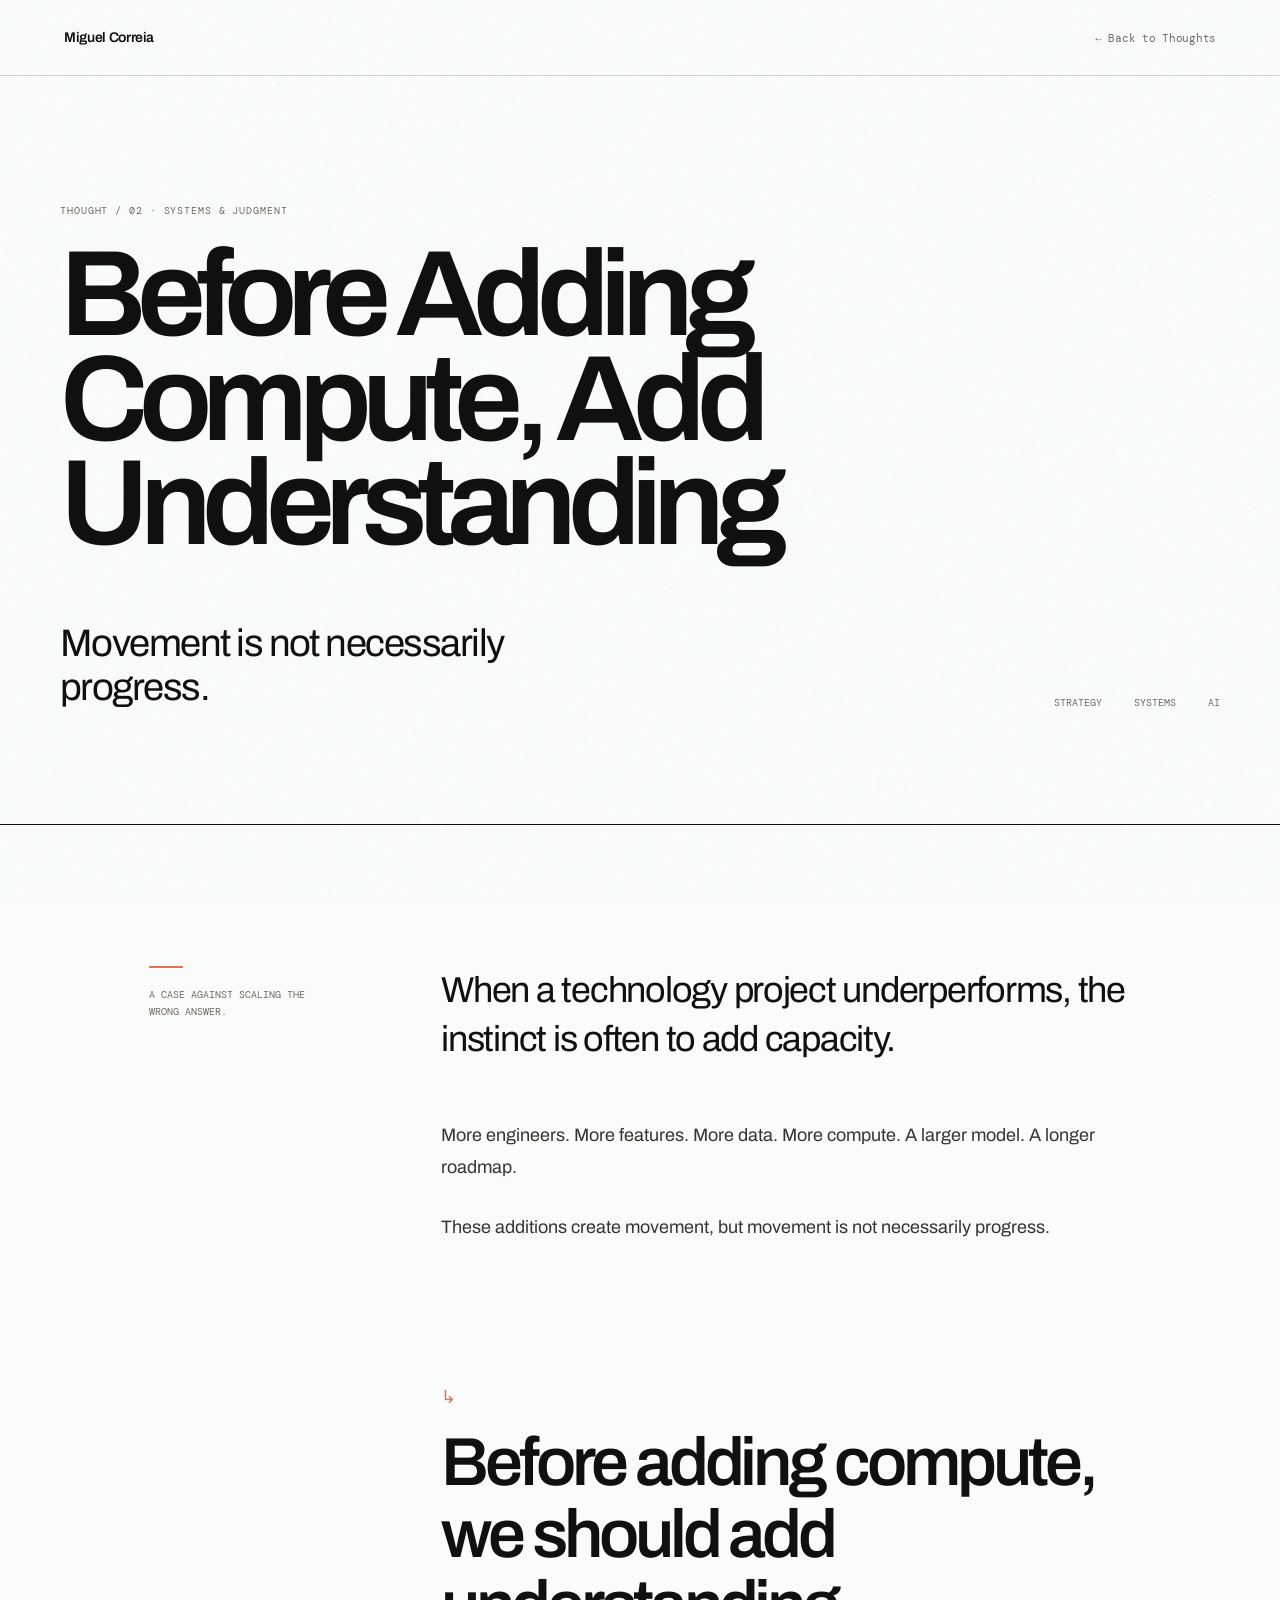
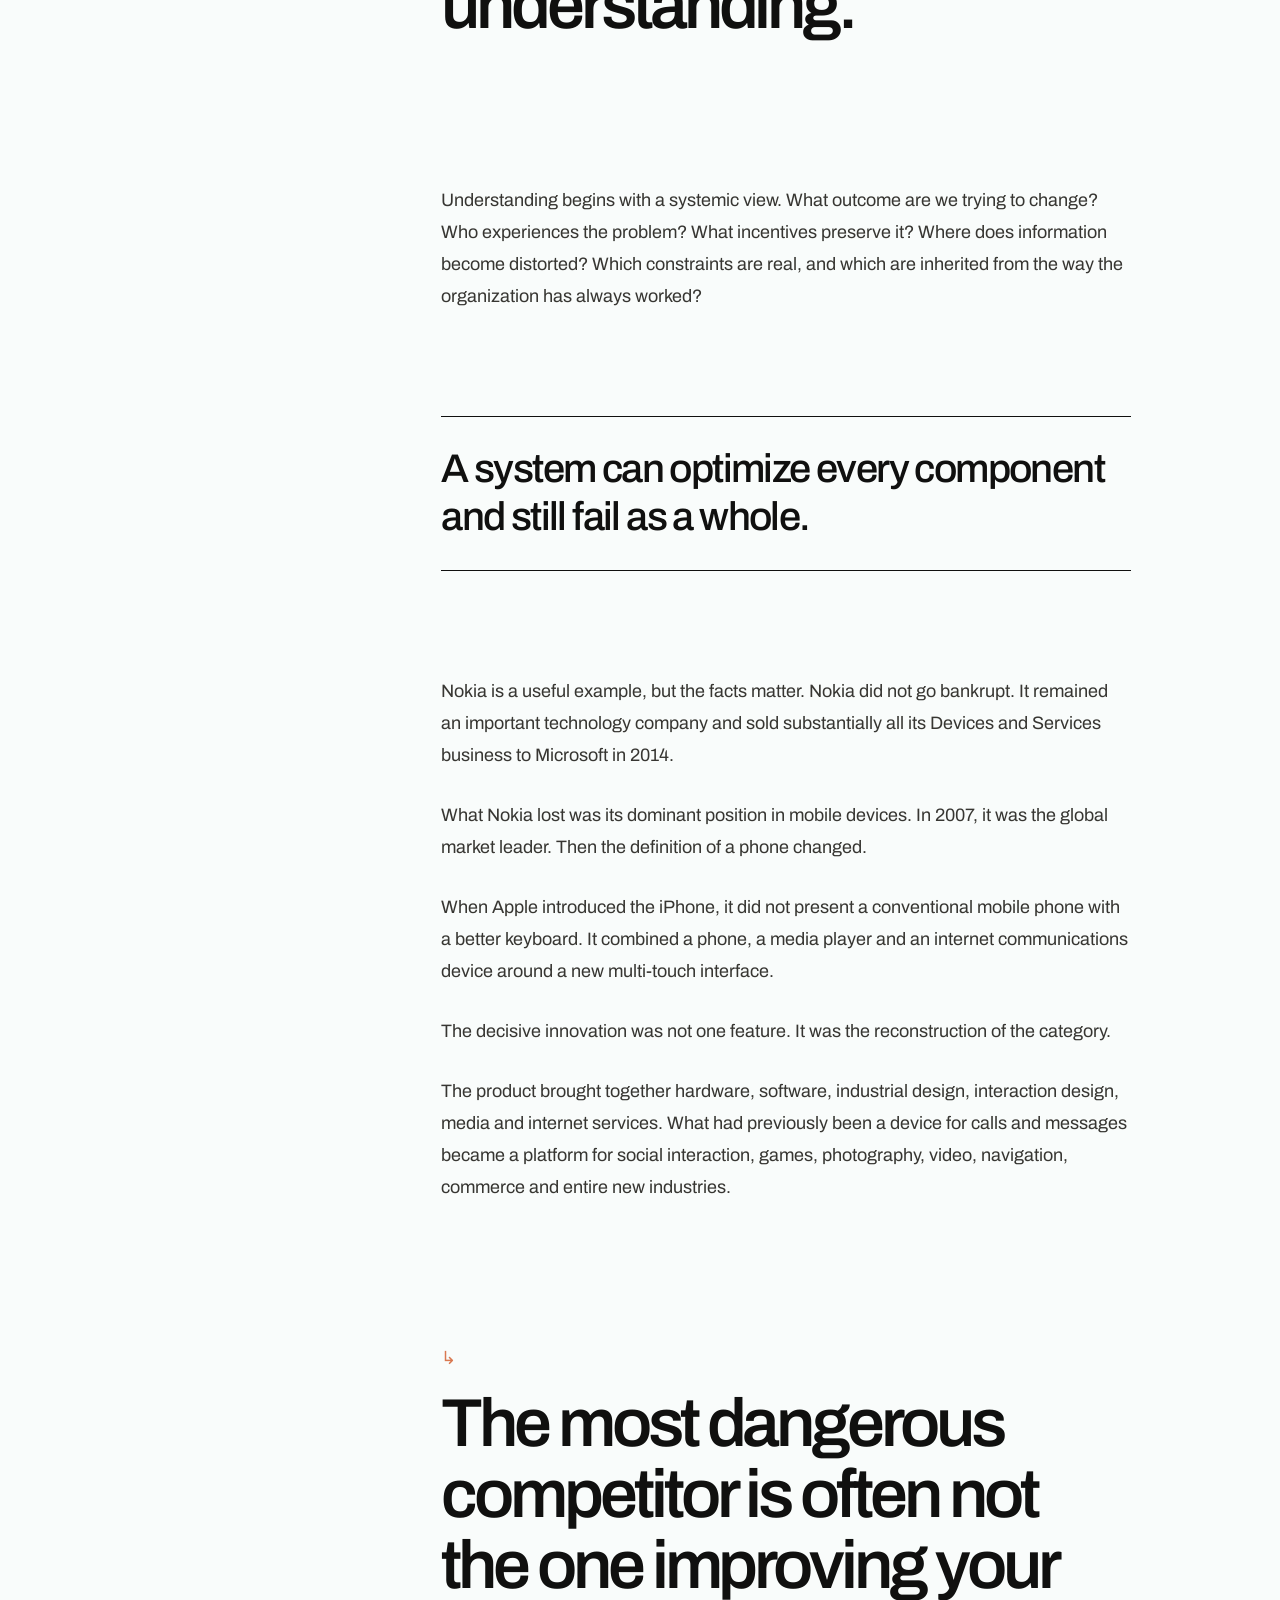
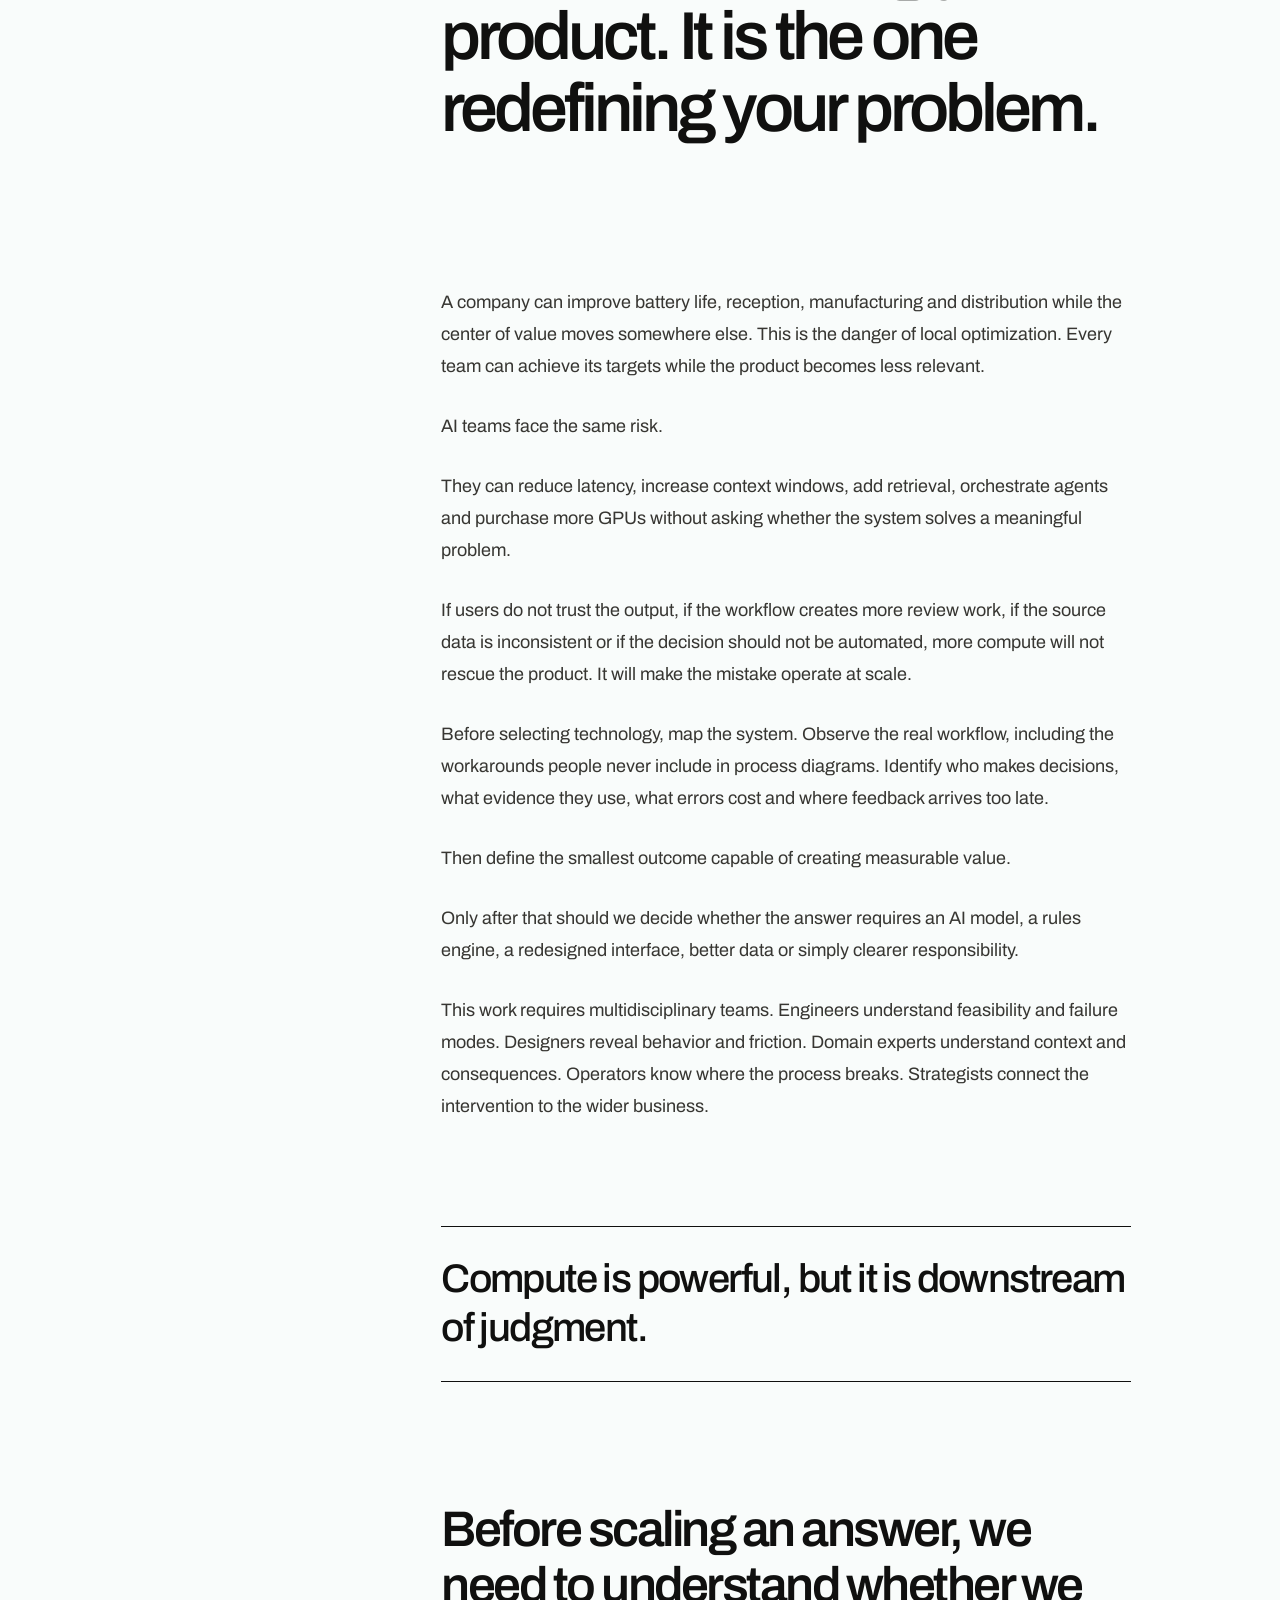
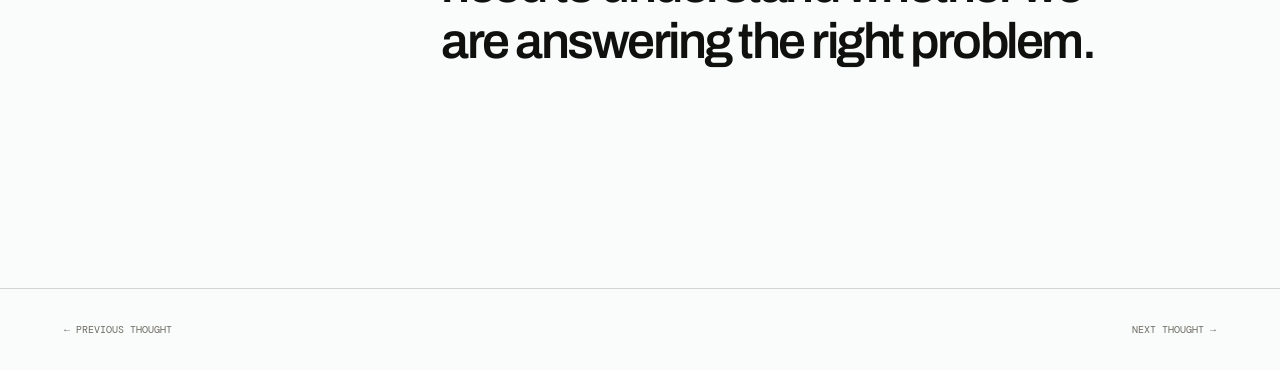
<file: thought-before-compute.html>
<!doctype html>
<html lang="en">
<head>
  <meta charset="utf-8">
  <meta name="viewport" content="width=device-width,initial-scale=1">
  <meta name="description" content="Why understanding the system must come before adding technology or compute.">
  <title>Before Adding Compute, Add Understanding — Miguel Correia</title>
  <link rel="stylesheet" href="thoughts.css">
</head>
<body>
  <div class="grain" aria-hidden="true"></div>
  <nav class="article-nav"><a href="index.html#thoughts">Miguel Correia</a><a class="back" href="index.html#thoughts">← Back to Thoughts</a></nav>
  <main>
    <header class="article-hero"><div class="article-shell"><span class="eyebrow">Thought / 02 · Systems &amp; Judgment</span><h1>Before Adding Compute, Add Understanding</h1><div class="article-intro"><p>Movement is not necessarily progress.</p><div class="article-meta"><span>Strategy</span><span>Systems</span><span>AI</span></div></div></div></header>
    <div class="article-shell article-layout">
      <aside class="article-aside">A case against scaling the wrong answer.</aside>
      <article class="article-body">
        <p class="lead">When a technology project underperforms, the instinct is often to add capacity.</p>
        <p>More engineers. More features. More data. More compute. A larger model. A longer roadmap.</p>
        <p>These additions create movement, but movement is not necessarily progress.</p>
        <p class="standout">Before adding compute, we should add understanding.</p>
        <p>Understanding begins with a systemic view. What outcome are we trying to change? Who experiences the problem? What incentives preserve it? Where does information become distorted? Which constraints are real, and which are inherited from the way the organization has always worked?</p>
        <p class="signal">A system can optimize every component and still fail as a whole.</p>
        <p>Nokia is a useful example, but the facts matter. Nokia did not go bankrupt. It remained an important technology company and sold substantially all its Devices and Services business to Microsoft in 2014.</p>
        <p>What Nokia lost was its dominant position in mobile devices. In 2007, it was the global market leader. Then the definition of a phone changed.</p>
        <p>When Apple introduced the iPhone, it did not present a conventional mobile phone with a better keyboard. It combined a phone, a media player and an internet communications device around a new multi-touch interface.</p>
        <p>The decisive innovation was not one feature. It was the reconstruction of the category.</p>
        <p>The product brought together hardware, software, industrial design, interaction design, media and internet services. What had previously been a device for calls and messages became a platform for social interaction, games, photography, video, navigation, commerce and entire new industries.</p>
        <p class="standout">The most dangerous competitor is often not the one improving your product. It is the one redefining your problem.</p>
        <p>A company can improve battery life, reception, manufacturing and distribution while the center of value moves somewhere else. This is the danger of local optimization. Every team can achieve its targets while the product becomes less relevant.</p>
        <p>AI teams face the same risk.</p>
        <p>They can reduce latency, increase context windows, add retrieval, orchestrate agents and purchase more GPUs without asking whether the system solves a meaningful problem.</p>
        <p>If users do not trust the output, if the workflow creates more review work, if the source data is inconsistent or if the decision should not be automated, more compute will not rescue the product. It will make the mistake operate at scale.</p>
        <p>Before selecting technology, map the system. Observe the real workflow, including the workarounds people never include in process diagrams. Identify who makes decisions, what evidence they use, what errors cost and where feedback arrives too late.</p>
        <p>Then define the smallest outcome capable of creating measurable value.</p>
        <p>Only after that should we decide whether the answer requires an AI model, a rules engine, a redesigned interface, better data or simply clearer responsibility.</p>
        <p>This work requires multidisciplinary teams. Engineers understand feasibility and failure modes. Designers reveal behavior and friction. Domain experts understand context and consequences. Operators know where the process breaks. Strategists connect the intervention to the wider business.</p>
        <p class="signal">Compute is powerful, but it is downstream of judgment.</p>
        <p class="closing">Before scaling an answer, we need to understand whether we are answering the right problem.</p>
      </article>
    </div>
  </main>
  <footer class="article-footer"><a href="thought-robotics-efficiency.html">← Previous thought</a><a href="thought-take-problem-apart.html">Next thought →</a></footer>
</body>
</html>
</file>
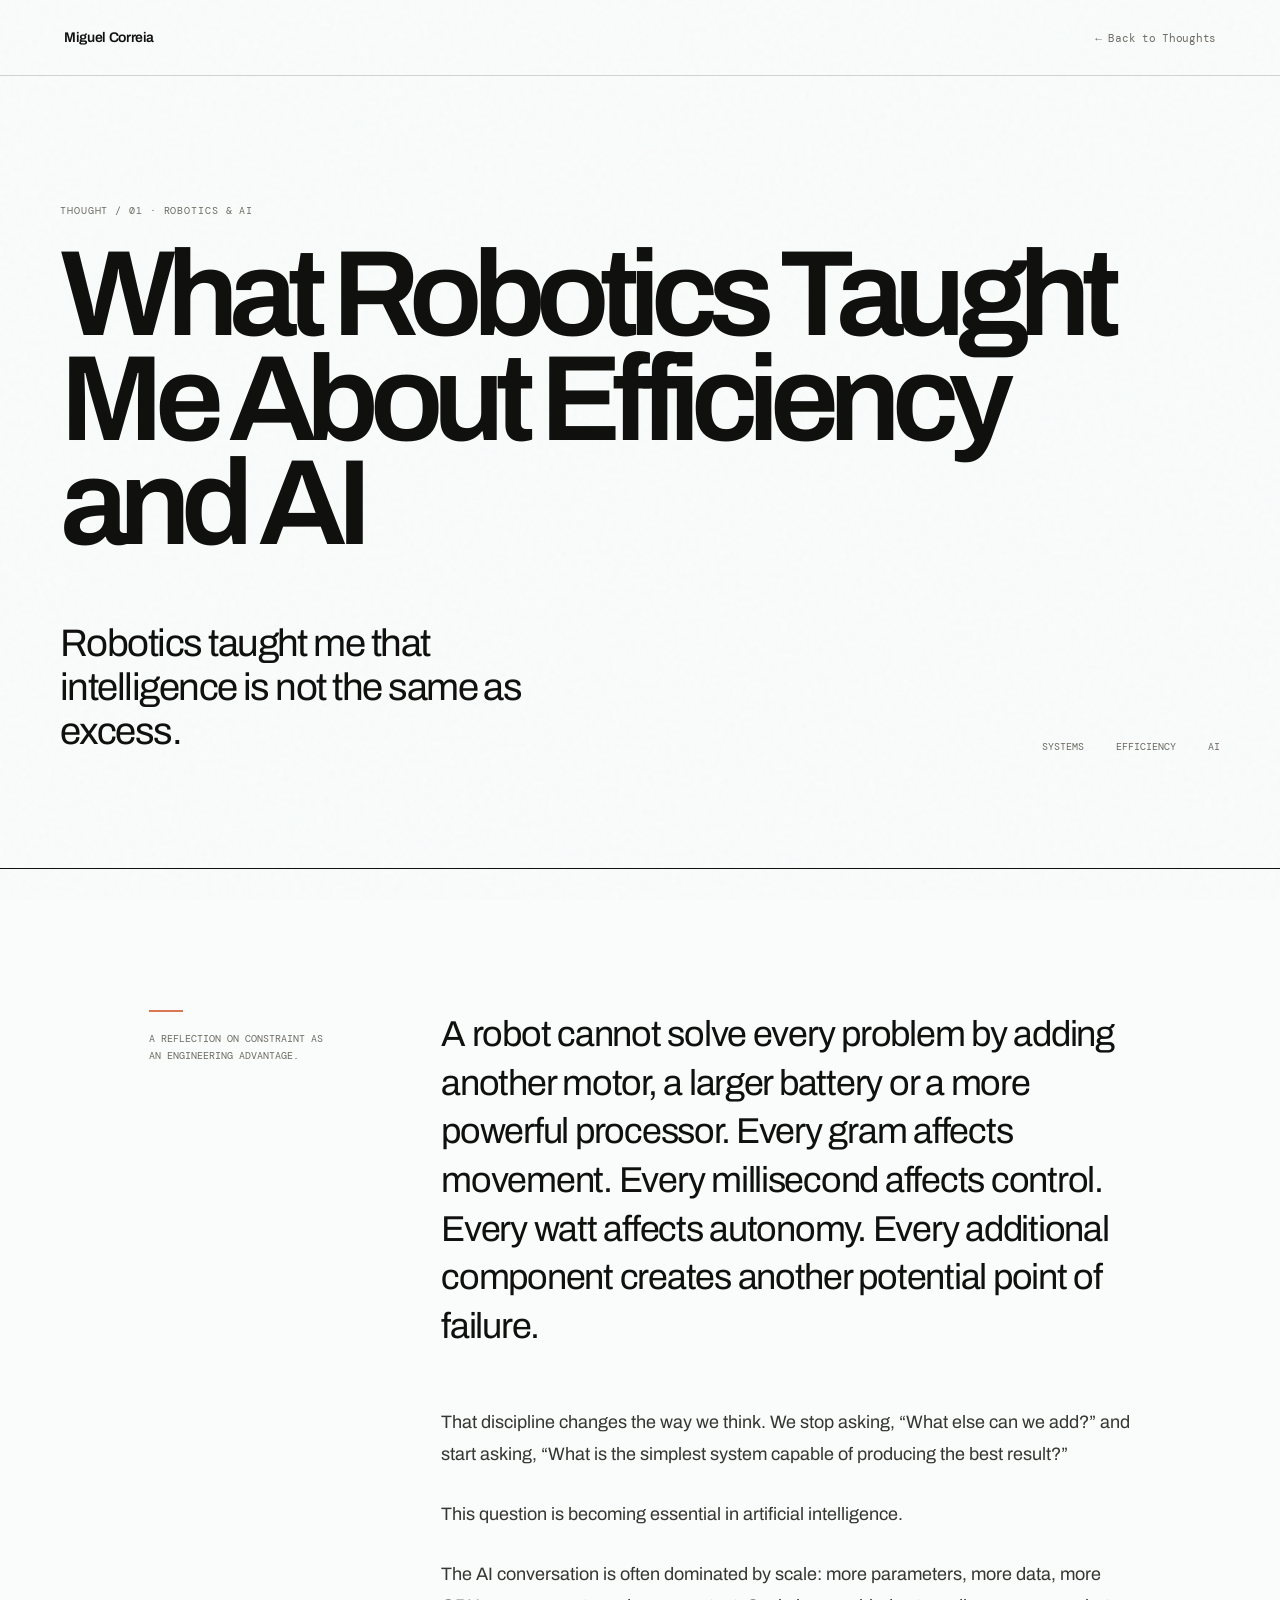
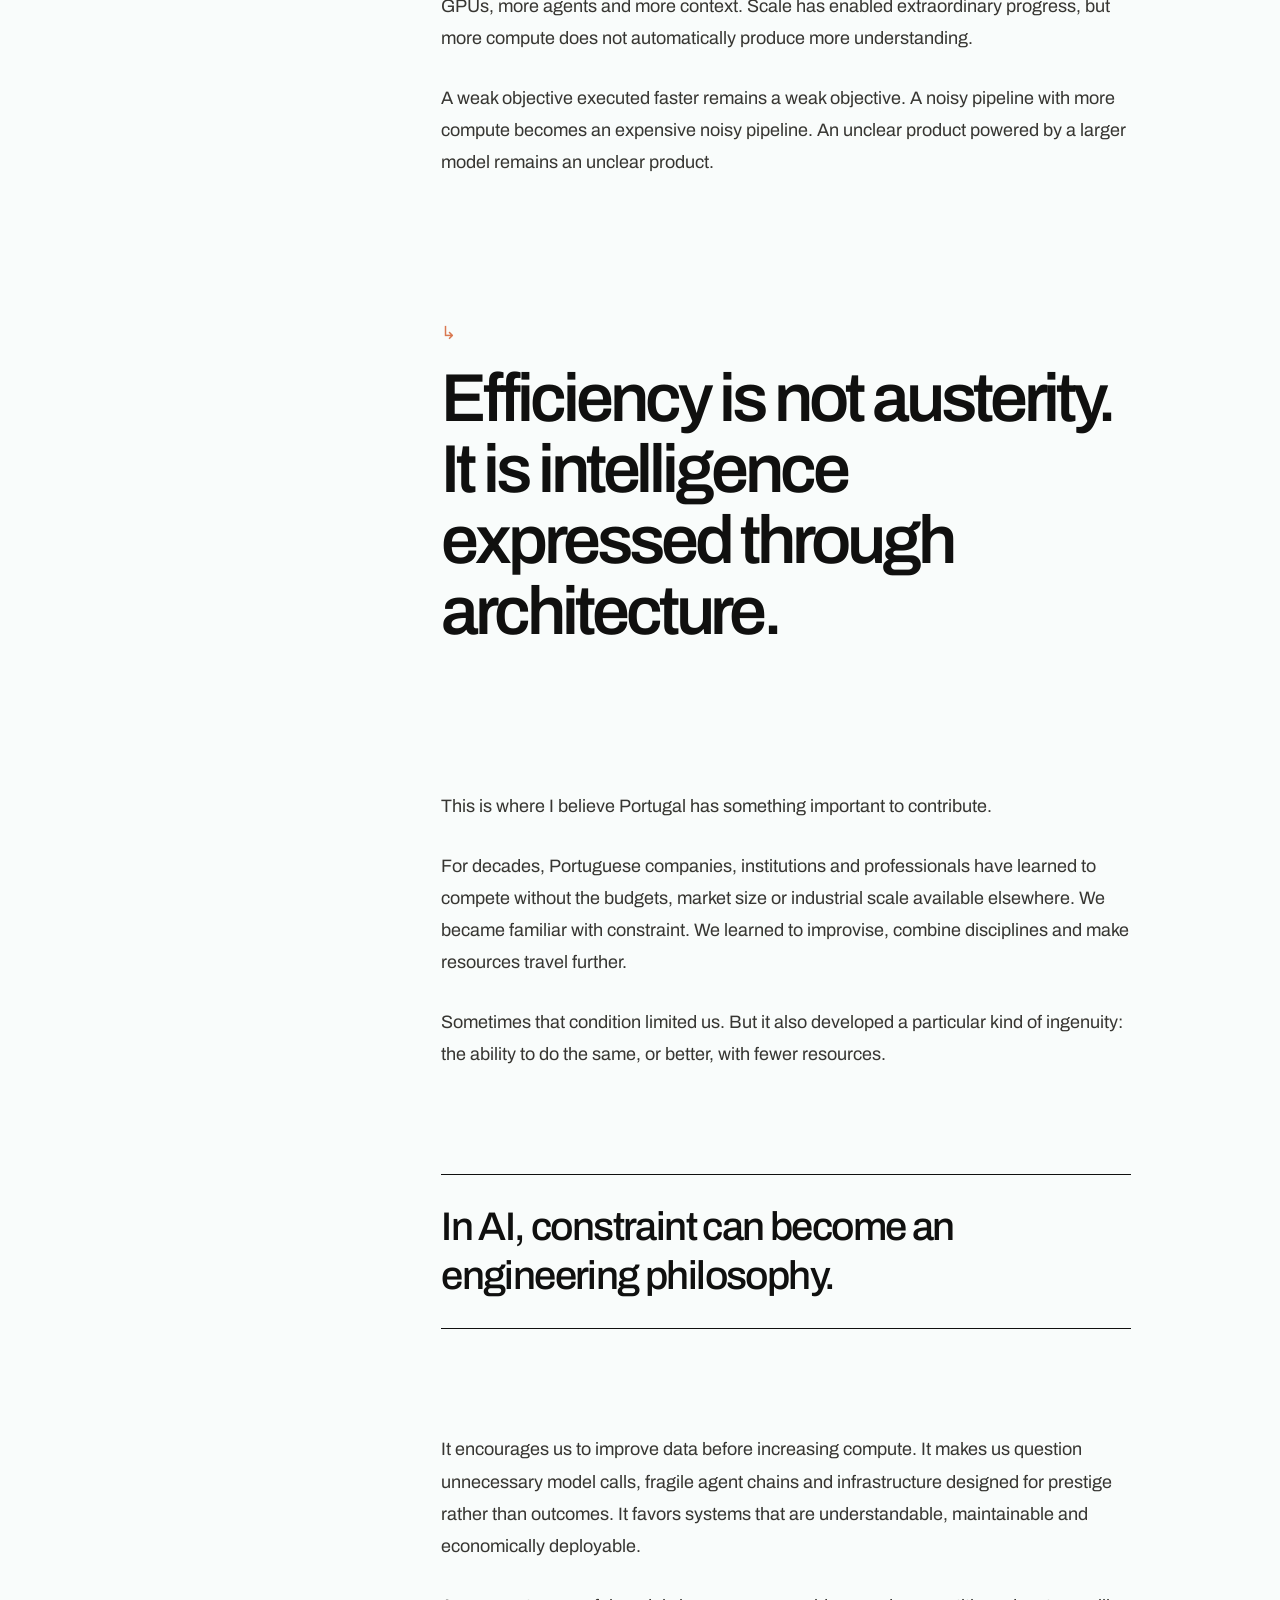
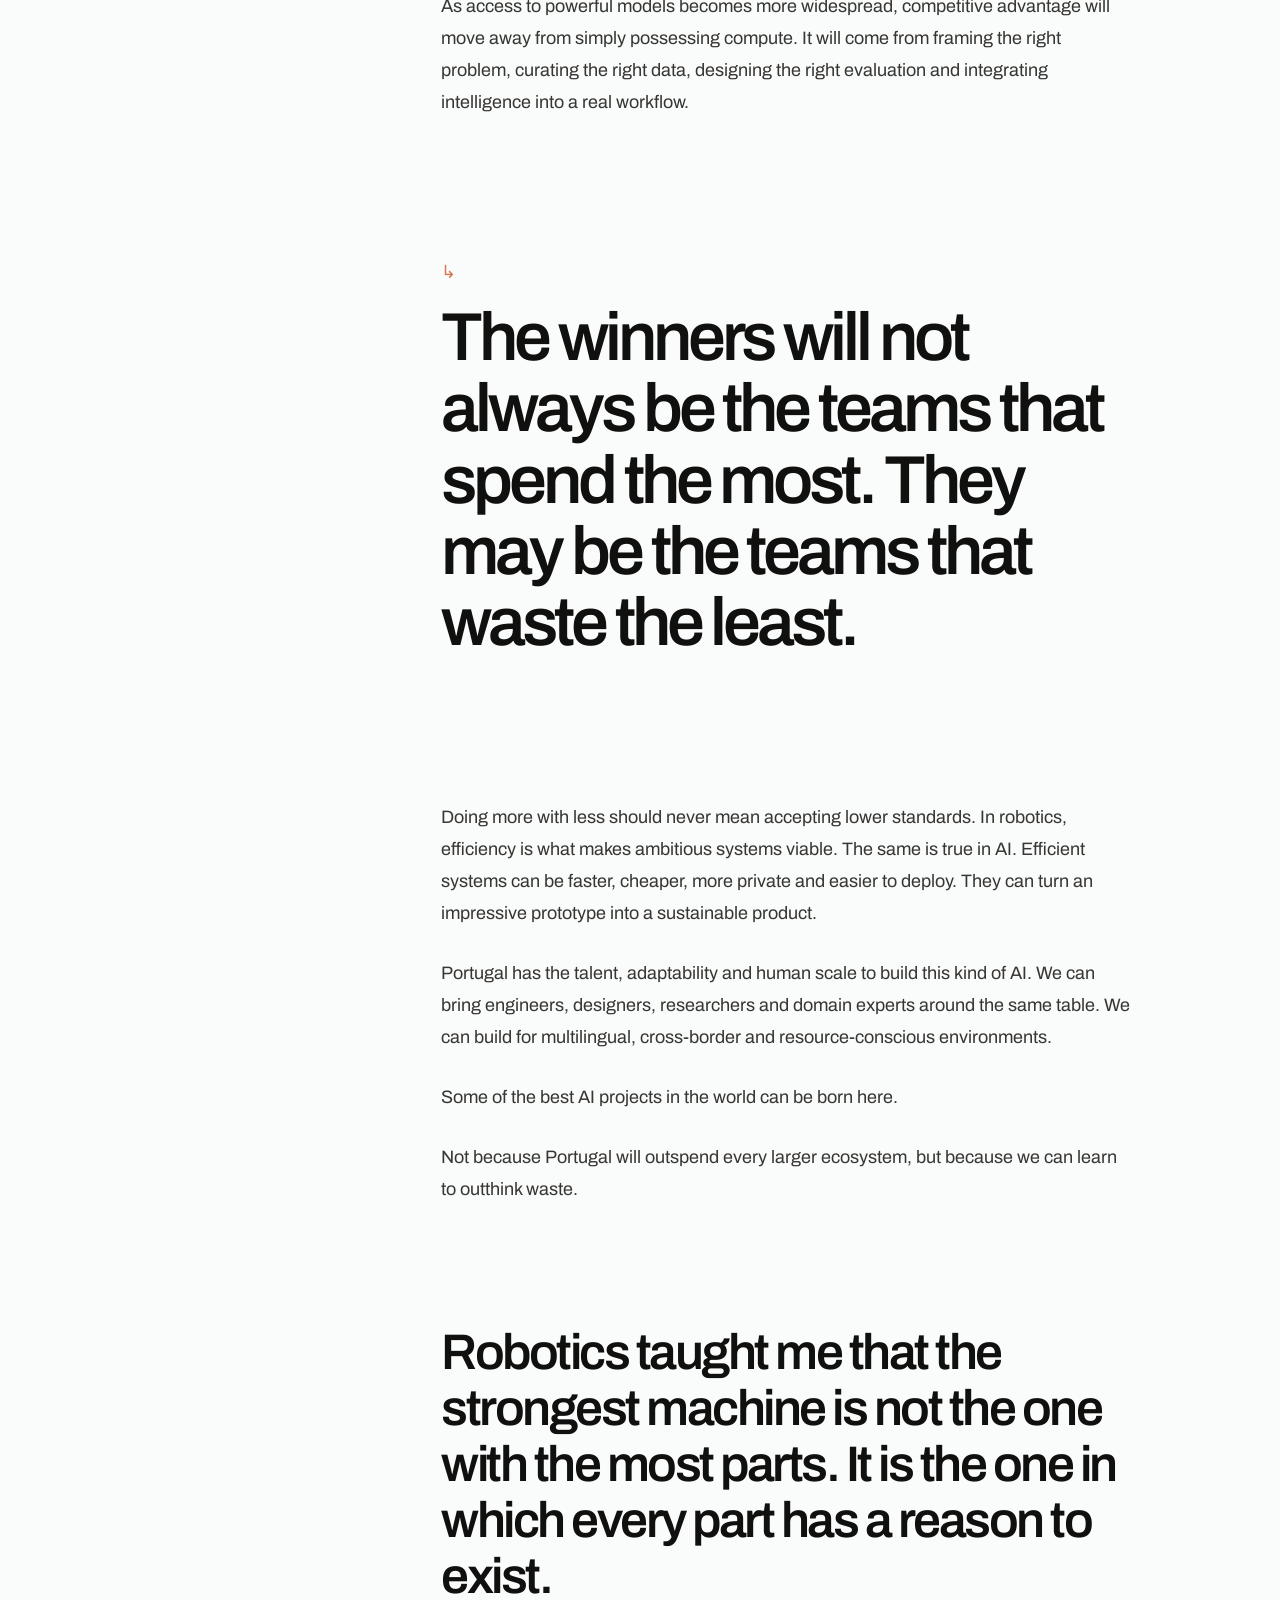
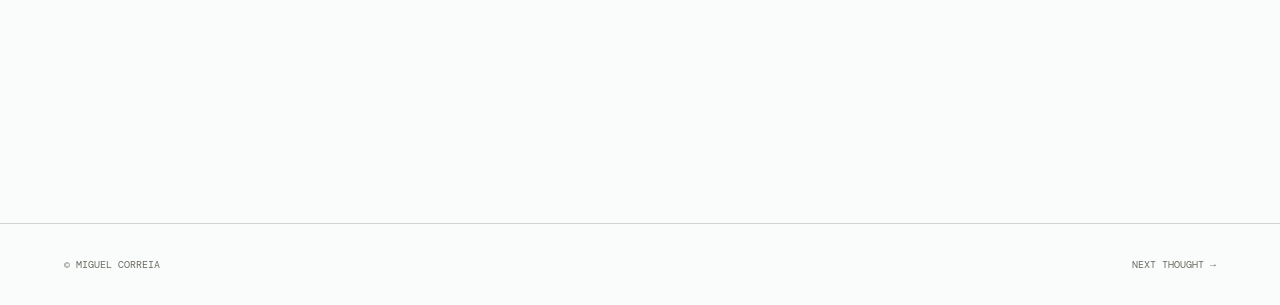
<file: thought-robotics-efficiency.html>
<!doctype html>
<html lang="en">
<head>
  <meta charset="utf-8">
  <meta name="viewport" content="width=device-width,initial-scale=1">
  <meta name="description" content="What robotics taught Miguel Correia about efficiency, architecture and artificial intelligence.">
  <title>What Robotics Taught Me About Efficiency and AI — Miguel Correia</title>
  <link rel="stylesheet" href="thoughts.css">
</head>
<body>
  <div class="grain" aria-hidden="true"></div>
  <nav class="article-nav"><a href="index.html#thoughts">Miguel Correia</a><a class="back" href="index.html#thoughts">← Back to Thoughts</a></nav>
  <main>
    <header class="article-hero"><div class="article-shell"><span class="eyebrow">Thought / 01 · Robotics &amp; AI</span><h1>What Robotics Taught Me About Efficiency and AI</h1><div class="article-intro"><p>Robotics taught me that intelligence is not the same as excess.</p><div class="article-meta"><span>Systems</span><span>Efficiency</span><span>AI</span></div></div></div></header>
    <div class="article-shell article-layout">
      <aside class="article-aside">A reflection on constraint as an engineering advantage.</aside>
      <article class="article-body">
        <p class="lead">A robot cannot solve every problem by adding another motor, a larger battery or a more powerful processor. Every gram affects movement. Every millisecond affects control. Every watt affects autonomy. Every additional component creates another potential point of failure.</p>
        <p>That discipline changes the way we think. We stop asking, “What else can we add?” and start asking, “What is the simplest system capable of producing the best result?”</p>
        <p>This question is becoming essential in artificial intelligence.</p>
        <p>The AI conversation is often dominated by scale: more parameters, more data, more GPUs, more agents and more context. Scale has enabled extraordinary progress, but more compute does not automatically produce more understanding.</p>
        <p>A weak objective executed faster remains a weak objective. A noisy pipeline with more compute becomes an expensive noisy pipeline. An unclear product powered by a larger model remains an unclear product.</p>
        <p class="standout">Efficiency is not austerity. It is intelligence expressed through architecture.</p>
        <p>This is where I believe Portugal has something important to contribute.</p>
        <p>For decades, Portuguese companies, institutions and professionals have learned to compete without the budgets, market size or industrial scale available elsewhere. We became familiar with constraint. We learned to improvise, combine disciplines and make resources travel further.</p>
        <p>Sometimes that condition limited us. But it also developed a particular kind of ingenuity: the ability to do the same, or better, with fewer resources.</p>
        <p class="signal">In AI, constraint can become an engineering philosophy.</p>
        <p>It encourages us to improve data before increasing compute. It makes us question unnecessary model calls, fragile agent chains and infrastructure designed for prestige rather than outcomes. It favors systems that are understandable, maintainable and economically deployable.</p>
        <p>As access to powerful models becomes more widespread, competitive advantage will move away from simply possessing compute. It will come from framing the right problem, curating the right data, designing the right evaluation and integrating intelligence into a real workflow.</p>
        <p class="standout">The winners will not always be the teams that spend the most. They may be the teams that waste the least.</p>
        <p>Doing more with less should never mean accepting lower standards. In robotics, efficiency is what makes ambitious systems viable. The same is true in AI. Efficient systems can be faster, cheaper, more private and easier to deploy. They can turn an impressive prototype into a sustainable product.</p>
        <p>Portugal has the talent, adaptability and human scale to build this kind of AI. We can bring engineers, designers, researchers and domain experts around the same table. We can build for multilingual, cross-border and resource-conscious environments.</p>
        <p>Some of the best AI projects in the world can be born here.</p>
        <p>Not because Portugal will outspend every larger ecosystem, but because we can learn to outthink waste.</p>
        <p class="closing">Robotics taught me that the strongest machine is not the one with the most parts. It is the one in which every part has a reason to exist.</p>
      </article>
    </div>
  </main>
  <footer class="article-footer"><span>© Miguel Correia</span><a href="thought-before-compute.html">Next thought →</a></footer>
</body>
</html>
</file>
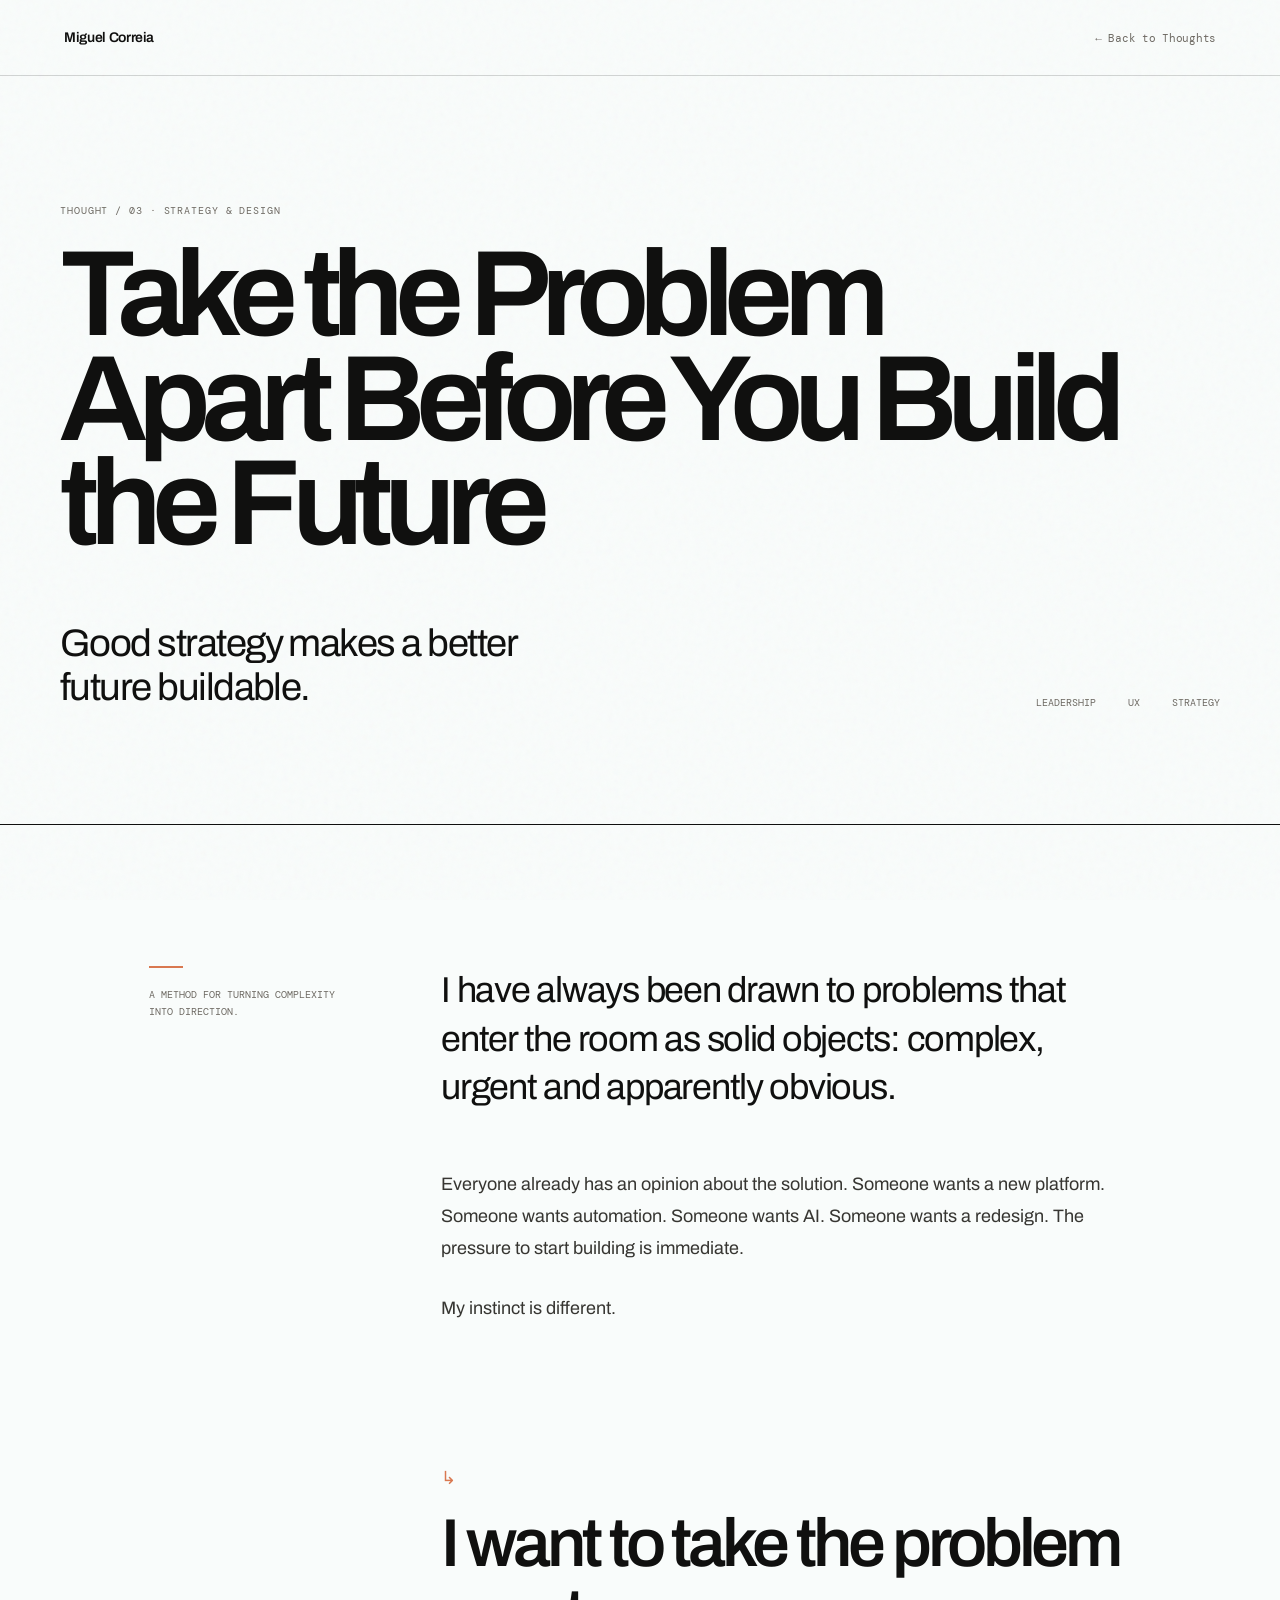
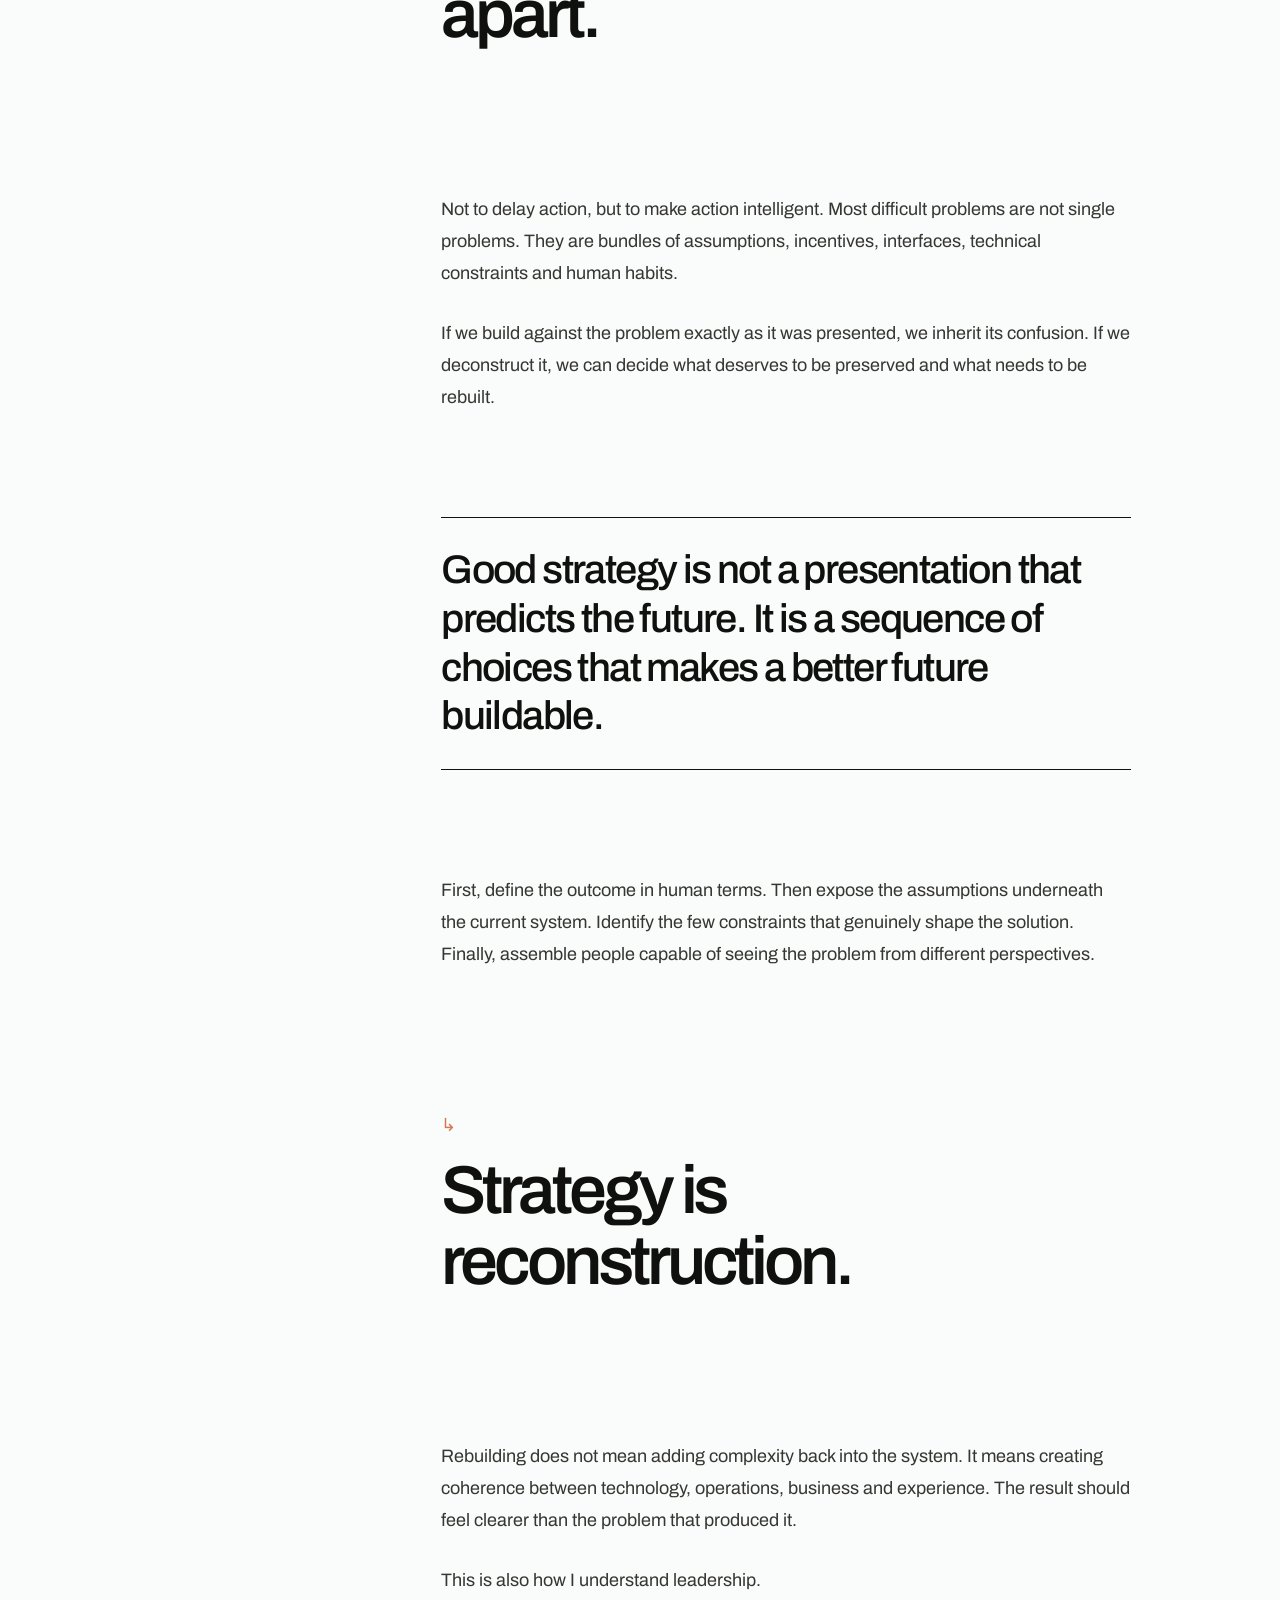
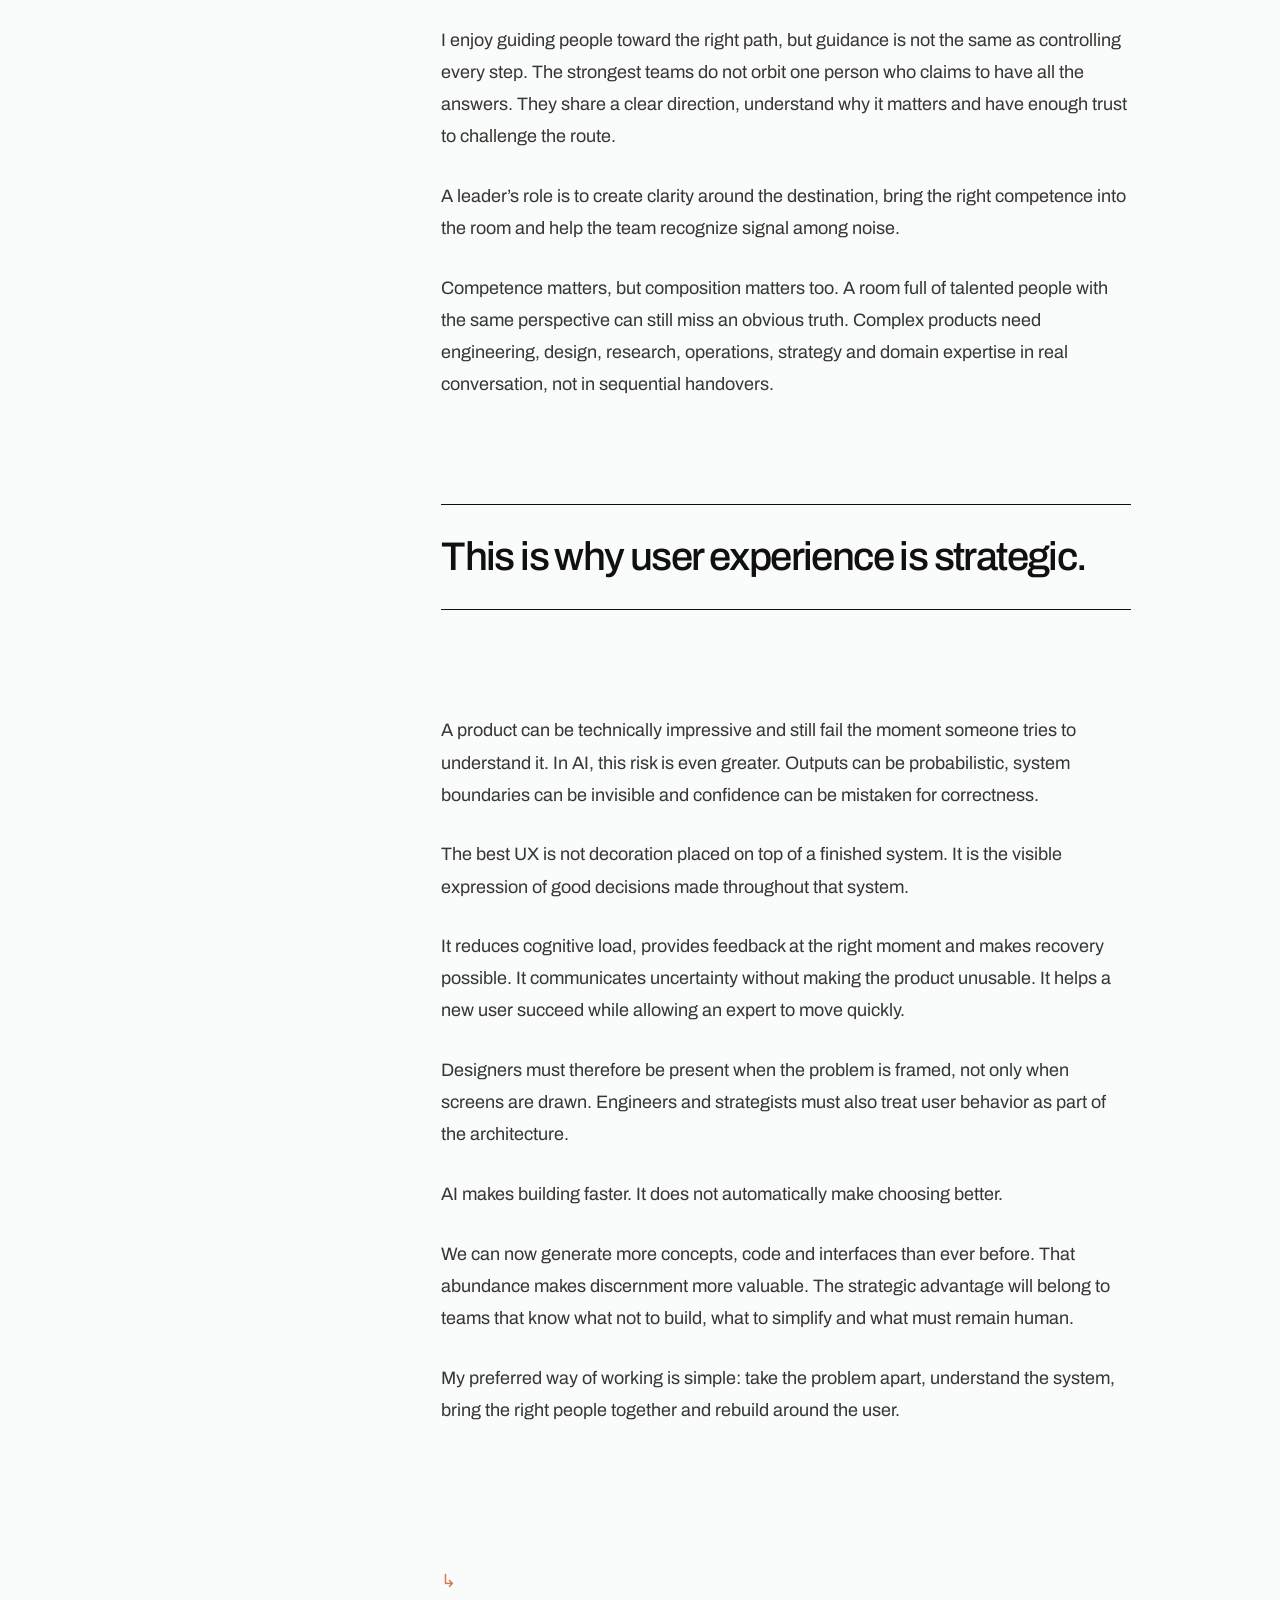
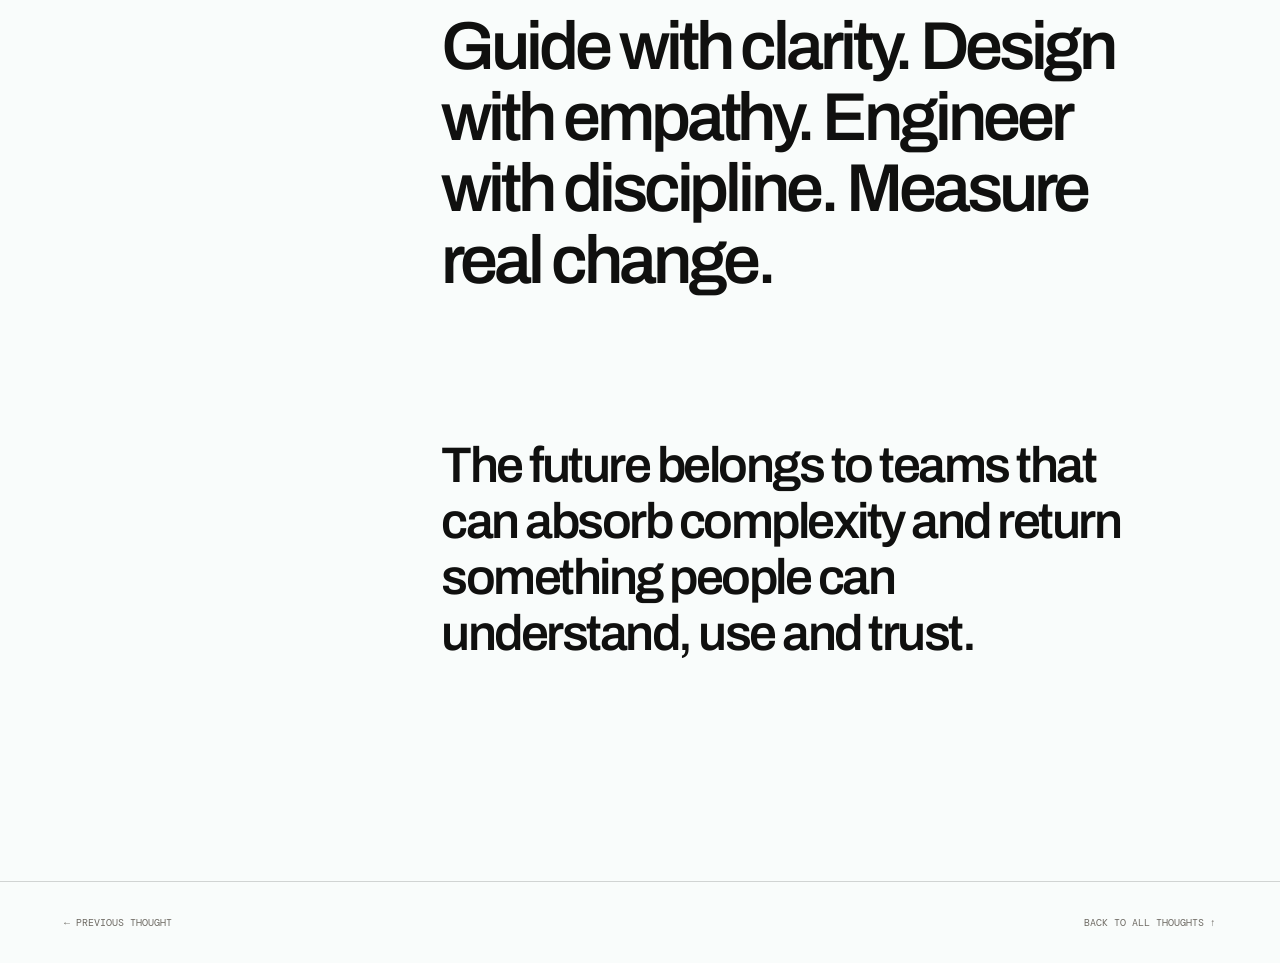
<file: thought-take-problem-apart.html>
<!doctype html>
<html lang="en">
<head>
  <meta charset="utf-8">
  <meta name="viewport" content="width=device-width,initial-scale=1">
  <meta name="description" content="Taking complex problems apart and rebuilding them around people, clarity and real outcomes.">
  <title>Take the Problem Apart Before You Build the Future — Miguel Correia</title>
  <link rel="stylesheet" href="thoughts.css">
</head>
<body>
  <div class="grain" aria-hidden="true"></div>
  <nav class="article-nav"><a href="index.html#thoughts">Miguel Correia</a><a class="back" href="index.html#thoughts">← Back to Thoughts</a></nav>
  <main>
    <header class="article-hero"><div class="article-shell"><span class="eyebrow">Thought / 03 · Strategy &amp; Design</span><h1>Take the Problem Apart Before You Build the Future</h1><div class="article-intro"><p>Good strategy makes a better future buildable.</p><div class="article-meta"><span>Leadership</span><span>UX</span><span>Strategy</span></div></div></div></header>
    <div class="article-shell article-layout">
      <aside class="article-aside">A method for turning complexity into direction.</aside>
      <article class="article-body">
        <p class="lead">I have always been drawn to problems that enter the room as solid objects: complex, urgent and apparently obvious.</p>
        <p>Everyone already has an opinion about the solution. Someone wants a new platform. Someone wants automation. Someone wants AI. Someone wants a redesign. The pressure to start building is immediate.</p>
        <p>My instinct is different.</p>
        <p class="standout">I want to take the problem apart.</p>
        <p>Not to delay action, but to make action intelligent. Most difficult problems are not single problems. They are bundles of assumptions, incentives, interfaces, technical constraints and human habits.</p>
        <p>If we build against the problem exactly as it was presented, we inherit its confusion. If we deconstruct it, we can decide what deserves to be preserved and what needs to be rebuilt.</p>
        <p class="signal">Good strategy is not a presentation that predicts the future. It is a sequence of choices that makes a better future buildable.</p>
        <p>First, define the outcome in human terms. Then expose the assumptions underneath the current system. Identify the few constraints that genuinely shape the solution. Finally, assemble people capable of seeing the problem from different perspectives.</p>
        <p class="standout">Strategy is reconstruction.</p>
        <p>Rebuilding does not mean adding complexity back into the system. It means creating coherence between technology, operations, business and experience. The result should feel clearer than the problem that produced it.</p>
        <p>This is also how I understand leadership.</p>
        <p>I enjoy guiding people toward the right path, but guidance is not the same as controlling every step. The strongest teams do not orbit one person who claims to have all the answers. They share a clear direction, understand why it matters and have enough trust to challenge the route.</p>
        <p>A leader’s role is to create clarity around the destination, bring the right competence into the room and help the team recognize signal among noise.</p>
        <p>Competence matters, but composition matters too. A room full of talented people with the same perspective can still miss an obvious truth. Complex products need engineering, design, research, operations, strategy and domain expertise in real conversation, not in sequential handovers.</p>
        <p class="signal">This is why user experience is strategic.</p>
        <p>A product can be technically impressive and still fail the moment someone tries to understand it. In AI, this risk is even greater. Outputs can be probabilistic, system boundaries can be invisible and confidence can be mistaken for correctness.</p>
        <p>The best UX is not decoration placed on top of a finished system. It is the visible expression of good decisions made throughout that system.</p>
        <p>It reduces cognitive load, provides feedback at the right moment and makes recovery possible. It communicates uncertainty without making the product unusable. It helps a new user succeed while allowing an expert to move quickly.</p>
        <p>Designers must therefore be present when the problem is framed, not only when screens are drawn. Engineers and strategists must also treat user behavior as part of the architecture.</p>
        <p>AI makes building faster. It does not automatically make choosing better.</p>
        <p>We can now generate more concepts, code and interfaces than ever before. That abundance makes discernment more valuable. The strategic advantage will belong to teams that know what not to build, what to simplify and what must remain human.</p>
        <p>My preferred way of working is simple: take the problem apart, understand the system, bring the right people together and rebuild around the user.</p>
        <p class="standout">Guide with clarity. Design with empathy. Engineer with discipline. Measure real change.</p>
        <p class="closing">The future belongs to teams that can absorb complexity and return something people can understand, use and trust.</p>
      </article>
    </div>
  </main>
  <footer class="article-footer"><a href="thought-before-compute.html">← Previous thought</a><a href="index.html#thoughts">Back to all Thoughts ↑</a></footer>
</body>
</html>
</file>
<file: thoughts.css>
@import url('https://fonts.googleapis.com/css2?family=Archivo:wdth,wght@75..125,300..900&family=DM+Mono:wght@300;400;500&display=swap');

:root{--paper:#f9fcfb;--ink:#10100f;--muted:#6e6a63;--line:rgba(16,16,15,.17);--orange:#d97850;--sans:"Archivo",Arial,sans-serif;--mono:"DM Mono",monospace;--ease:cubic-bezier(.16,1,.3,1)}
*{box-sizing:border-box;margin:0;padding:0}
html{scroll-behavior:smooth}
body{background:var(--paper);color:var(--ink);font-family:var(--sans);-webkit-font-smoothing:antialiased}
a{color:inherit}
::selection{background:var(--orange);color:var(--ink)}
.grain{position:fixed;inset:0;z-index:10;pointer-events:none;opacity:.045;mix-blend-mode:multiply;background-image:url("data:image/svg+xml,%3Csvg viewBox='0 0 180 180' xmlns='http://www.w3.org/2000/svg'%3E%3Cfilter id='n'%3E%3CfeTurbulence type='fractalNoise' baseFrequency='.86' numOctaves='4' stitchTiles='stitch'/%3E%3C/filter%3E%3Crect width='100%25' height='100%25' filter='url(%23n)' opacity='.8'/%3E%3C/svg%3E")}
.article-nav{height:76px;display:flex;align-items:center;justify-content:space-between;padding:0 clamp(20px,5vw,72px);border-bottom:1px solid var(--line)}
.article-nav a{text-decoration:none;font-size:14px;font-weight:600;letter-spacing:-.025em}
.article-nav .back{font:400 11px var(--mono);color:var(--muted)}
.article-shell{width:min(1160px,calc(100% - 48px));margin-inline:auto}
.article-hero{padding:clamp(78px,10vw,145px) 0 clamp(70px,9vw,120px);border-bottom:1px solid var(--ink)}
.eyebrow{display:block;margin-bottom:26px;font:400 10px var(--mono);letter-spacing:.09em;text-transform:uppercase;color:var(--muted)}
h1{max-width:1080px;font-size:clamp(58px,9.5vw,132px);font-weight:630;line-height:.86;letter-spacing:-.078em}
.article-intro{display:grid;grid-template-columns:1fr 1fr;gap:clamp(40px,8vw,120px);align-items:end;margin-top:64px}
.article-intro p{max-width:580px;font-size:clamp(23px,3vw,39px);line-height:1.15;letter-spacing:-.04em}
.article-meta{display:flex;justify-content:flex-end;gap:32px;font:400 10px var(--mono);text-transform:uppercase;color:var(--muted)}
.article-layout{display:grid;grid-template-columns:190px minmax(0,690px);gap:clamp(45px,8vw,110px);justify-content:center;padding:clamp(85px,11vw,150px) 0}
.article-aside{position:sticky;top:32px;height:max-content;font:400 10px/1.7 var(--mono);text-transform:uppercase;color:var(--muted)}
.article-aside::before{content:"";display:block;width:34px;height:2px;margin-bottom:18px;background:var(--orange)}
.article-body p{margin-bottom:1.55em;font-size:18px;line-height:1.78;color:#373632}
.article-body .lead{font-size:clamp(25px,3vw,36px);line-height:1.35;letter-spacing:-.035em;color:var(--ink)}
.article-body .standout{margin:2.1em 0;font-size:clamp(34px,5.3vw,68px);font-weight:570;line-height:1.05;letter-spacing:-.06em;color:var(--ink)}
.article-body .standout::before{content:"↳";display:block;margin-bottom:18px;font:400 18px var(--mono);color:var(--orange)}
.article-body .signal{margin:2.6em 0;padding:28px 0;border-top:1px solid var(--ink);border-bottom:1px solid var(--ink);font-size:clamp(23px,3.2vw,40px);font-weight:520;line-height:1.22;letter-spacing:-.04em;color:var(--ink)}
.article-body .closing{margin-top:2.4em;font-size:clamp(28px,4vw,50px);font-weight:580;line-height:1.12;letter-spacing:-.05em;color:var(--ink)}
.article-footer{padding:34px clamp(20px,5vw,72px);border-top:1px solid var(--line);display:flex;justify-content:space-between;gap:20px;font:400 10px var(--mono);text-transform:uppercase;color:var(--muted)}
.article-footer a{text-decoration:none}
@media(max-width:720px){
  .article-nav{height:66px}.article-shell{width:calc(100% - 40px)}
  .article-hero{padding-top:72px}h1{font-size:clamp(49px,15vw,76px)}
  .article-intro{grid-template-columns:1fr;gap:34px;margin-top:46px}.article-meta{justify-content:flex-start}
  .article-layout{grid-template-columns:1fr;gap:42px;padding:78px 0}.article-aside{position:static}
  .article-body p{font-size:17px}.article-body .standout{font-size:38px}.article-body .signal{font-size:27px}.article-body .closing{font-size:33px}
  .article-footer{flex-direction:column}
}
@media(prefers-reduced-motion:reduce){html{scroll-behavior:auto}}
</file>
